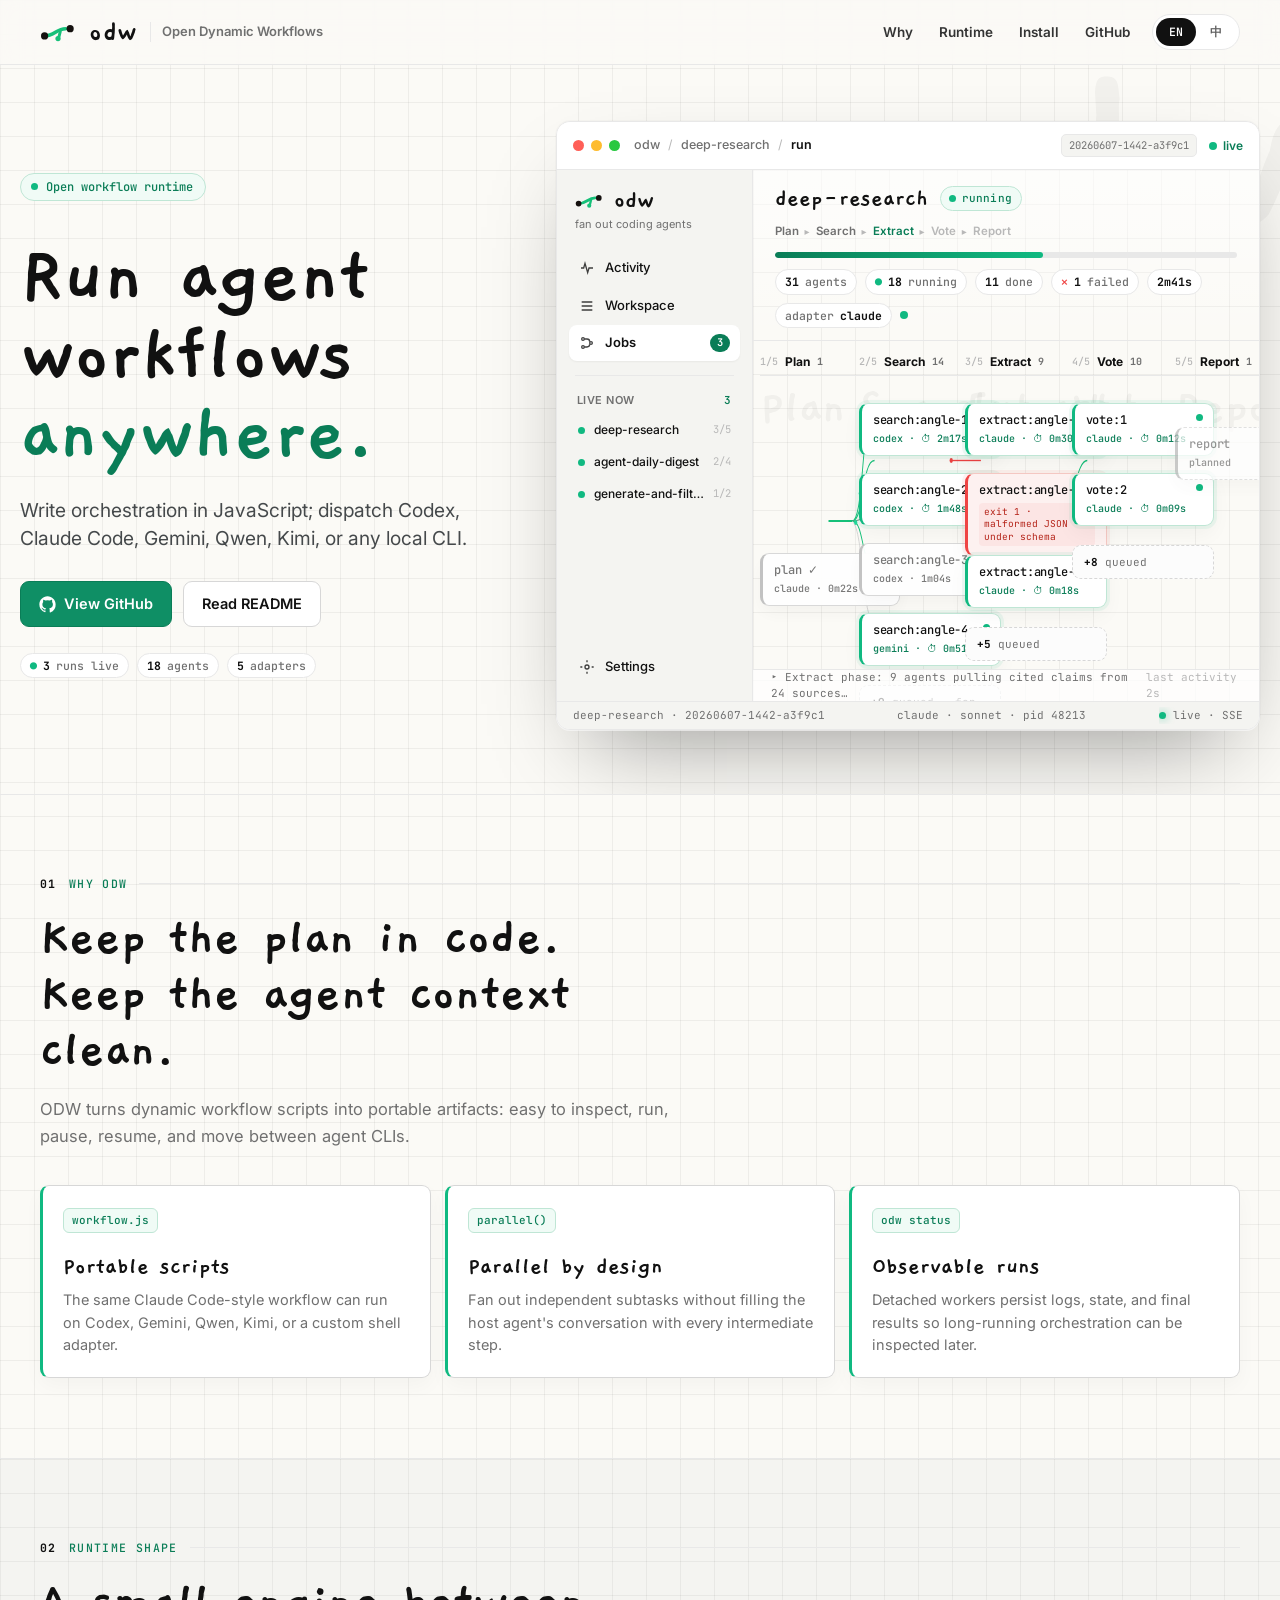
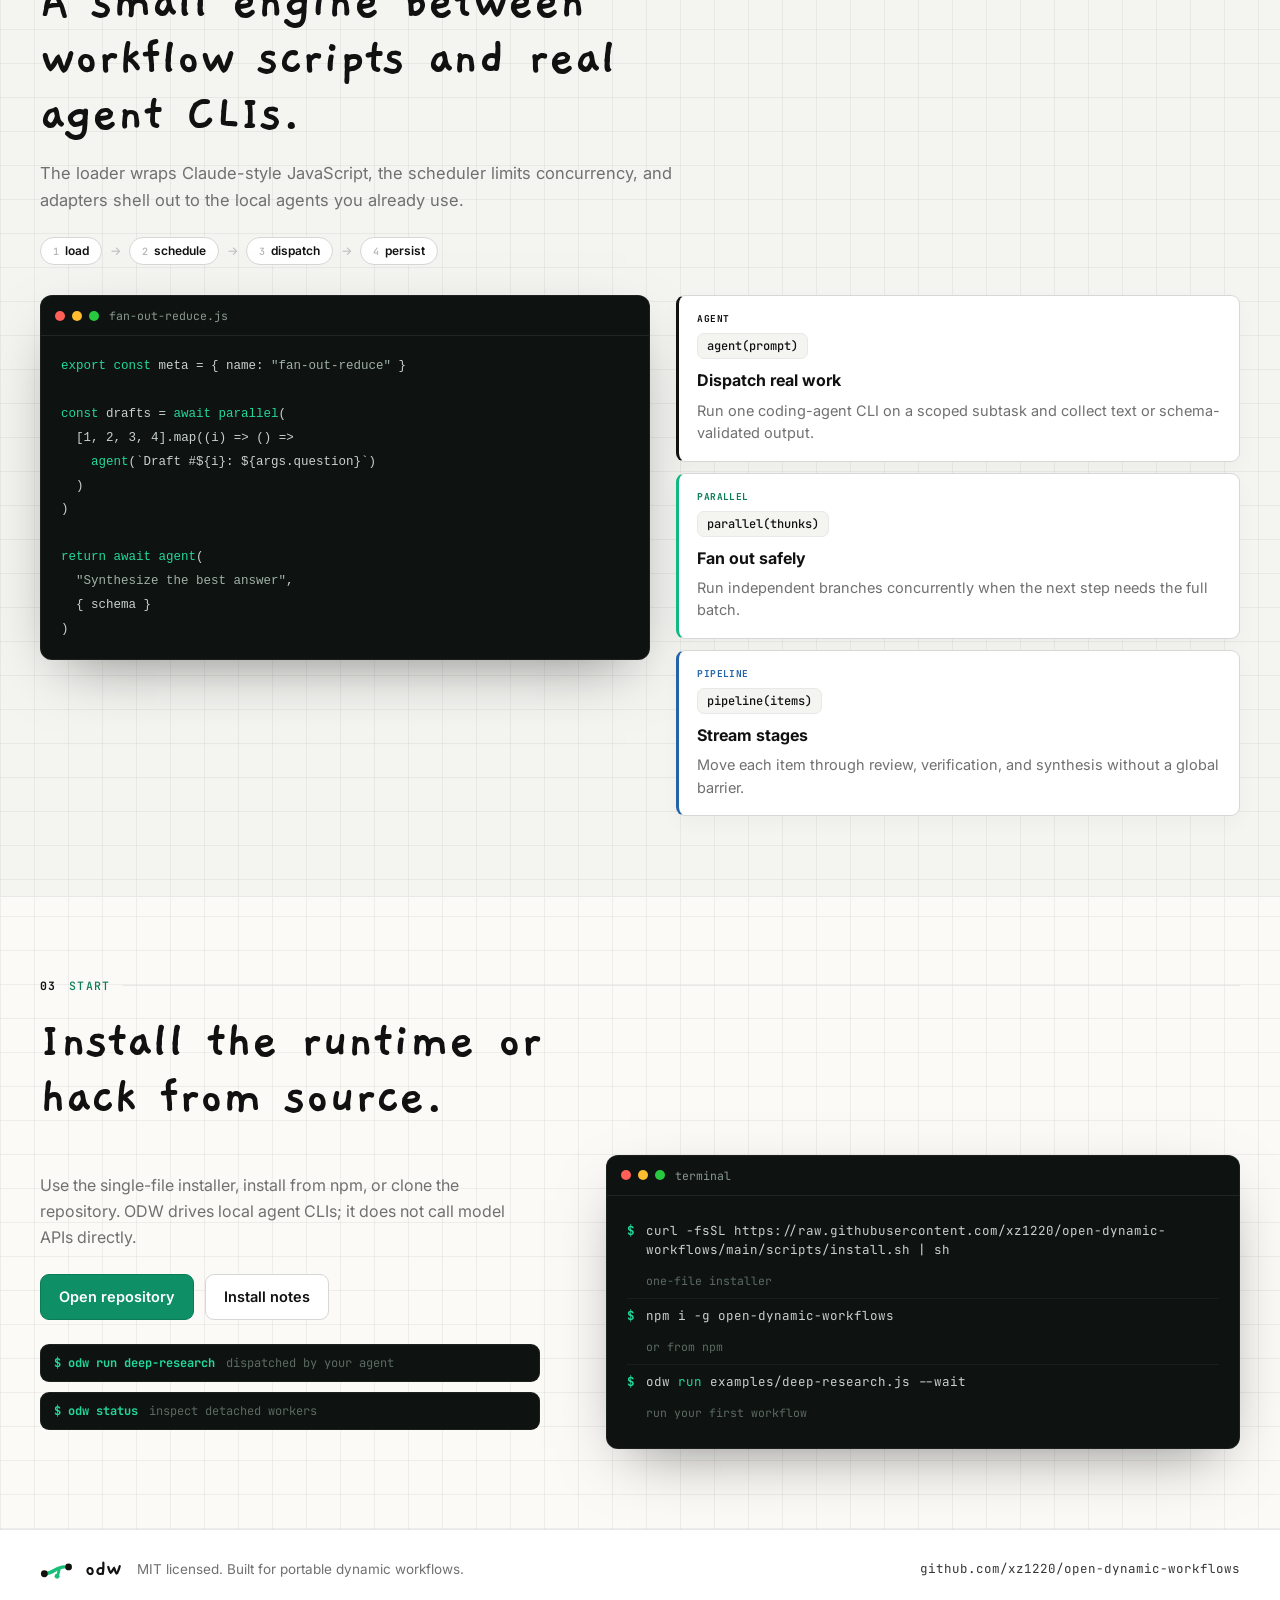
<file: docs/index.html>
<!doctype html>
<html lang="en">
  <head>
    <meta charset="utf-8" />
    <meta name="viewport" content="width=device-width, initial-scale=1" />
    <title>Open Dynamic Workflows - dynamic workflow runtime for coding agents</title>
    <meta
      name="description"
      content="Open Dynamic Workflows is a TypeScript CLI runtime for Claude Code-style dynamic workflows across Codex, Claude Code, Gemini, Qwen, Kimi, and custom coding-agent CLIs. Open Dynamic Workflows 是面向 coding agent 的动态工作流运行时。"
    />
    <meta name="robots" content="index,follow" />
    <meta name="theme-color" content="#FBFAF6" />
    <link rel="canonical" href="https://xz1220.github.io/open-dynamic-workflows/" />

    <meta property="og:type" content="website" />
    <meta property="og:url" content="https://xz1220.github.io/open-dynamic-workflows/" />
    <meta property="og:title" content="Open Dynamic Workflows" />
    <meta
      property="og:description"
      content="Portable Claude Code-style dynamic workflows for Codex, Claude Code, Gemini, Qwen, Kimi, and custom coding-agent CLIs."
    />
    <meta name="twitter:card" content="summary" />
    <meta name="twitter:title" content="Open Dynamic Workflows" />
    <meta
      name="twitter:description"
      content="A TypeScript CLI runtime for portable dynamic workflows and agent orchestration."
    />

    <script type="application/ld+json">
      {
        "@context": "https://schema.org",
        "@type": "SoftwareSourceCode",
        "name": "Open Dynamic Workflows",
        "alternateName": ["ODW", "Open Dynamic Workflow"],
        "description": "Open Dynamic Workflows is a TypeScript CLI runtime for Claude Code-style dynamic workflows across any coding-agent CLI.",
        "codeRepository": "https://github.com/xz1220/open-dynamic-workflows",
        "programmingLanguage": "TypeScript",
        "runtimePlatform": "Node.js >=20",
        "license": "https://opensource.org/license/mit",
        "inLanguage": ["en", "zh-CN"],
        "keywords": "open dynamic workflows, dynamic workflow, dynamic workflows, agent orchestration, coding agents, Claude Code, Codex, Gemini, Qwen, Kimi"
      }
    </script>

    <link rel="preconnect" href="https://fonts.googleapis.com" />
    <link rel="preconnect" href="https://fonts.gstatic.com" crossorigin />
    <link
      href="https://fonts.googleapis.com/css2?family=Gaegu:wght@400;700&family=Inter:wght@400;500;600;700&family=JetBrains+Mono:wght@400;500;700&display=swap"
      rel="stylesheet"
    />

    <style>
      /* ==================================================================
         Open Dynamic Workflows — landing page. Paper / blueprint theme.
         Tokens + components ported from web/src/theme.css and the
         approved odw-client-mockup.html (the shipped visual spec).
         ================================================================== */
      :root {
        color-scheme: light;
        --bg: #fbfaf6;
        --surface: #ffffff;
        --alt: #f4f4f1;
        --sunken: #fcfcfc;
        --ink: #111111;
        --muted: #707070;
        --faint: #b8b8b8;
        --hair: #e8e8e8;
        --soft: #f3f3f3;
        --node-border: #d7d7d7;
        --node-active: #111111;
        --grid: rgba(0, 0, 0, 0.05);
        --green: #10b981;
        --green-deep: #0a7d57;
        --green-bright: #22d89a;
        --green-tint: #f0fbf6;
        --green-tint-border: #bfe6d5;
        --amber: #f59e0b;
        --amber-ink: #92610c;
        --amber-tint: #fdf8ee;
        --amber-border: #f3e2bd;
        --red: #ef4444;
        --red-deep: #b42318;
        --red-tint: #fdf1f0;
        --red-border: #f4c7c2;
        --orange: #f97316;
        --orange-ink: #9a3412;
        --orange-tint: #fdf1ea;
        --orange-border: #f6d4bd;
        --blue: #2563a8;
        --done: #7e8d84;
        --done-paper: #c0c0c0;
        --cancel: #9aa0a6;
        --stage-bg: #0e1311;
        --stage-body: #c9d1cf;
        --stage-muted: #9fb0a6;
        --stage-comment: #5c6a62;
        --max: 1200px;
        --sans: "Inter", system-ui, -apple-system, BlinkMacSystemFont, "Segoe UI", sans-serif;
        --mono: "JetBrains Mono", ui-monospace, SFMono-Regular, Menlo, Consolas, monospace;
        --display: "Gaegu", "Inter", system-ui, sans-serif;
      }

      * {
        box-sizing: border-box;
      }

      html {
        scroll-behavior: smooth;
      }

      body {
        margin: 0;
        background: var(--bg);
        color: var(--ink);
        font-family: var(--sans);
        line-height: 1.5;
        -webkit-font-smoothing: antialiased;
        text-rendering: optimizeLegibility;
      }

      a {
        color: inherit;
        text-decoration: none;
      }

      button {
        font: inherit;
      }

      :focus-visible {
        outline: 2px solid var(--green-deep);
        outline-offset: 2px;
        border-radius: 4px;
      }

      /* ---------- skip link (CSS-only, hidden until focus) ---------- */
      .skip-link {
        position: absolute;
        left: -9999px;
        top: 0;
        z-index: 100;
        background: var(--ink);
        color: #fff;
        padding: 10px 16px;
        border-radius: 0 0 8px 0;
        font-size: 13px;
        font-weight: 600;
      }
      .skip-link:focus {
        left: 0;
      }

      .grid-paper {
        background:
          linear-gradient(var(--grid) 1px, transparent 1px),
          linear-gradient(90deg, var(--grid) 1px, transparent 1px), var(--bg);
        background-size: 34px 34px;
      }

      /* ---------- top nav ---------- */
      .nav {
        position: sticky;
        top: 0;
        z-index: 40;
        border-bottom: 1px solid var(--hair);
        background: rgba(251, 250, 246, 0.86);
        backdrop-filter: saturate(1.2) blur(10px);
      }

      .nav-inner {
        display: flex;
        align-items: center;
        justify-content: space-between;
        gap: 24px;
        width: min(calc(100vw - 40px), var(--max));
        min-height: 64px;
        margin: 0 auto;
      }

      .brand {
        display: inline-flex;
        min-width: 0;
        align-items: center;
        gap: 11px;
      }

      .brand .logo {
        flex: 0 0 auto;
        width: 38px;
        height: 22px;
      }

      .brand .wm {
        font-family: var(--display);
        font-weight: 700;
        font-size: 30px;
        line-height: 0.8;
        color: var(--ink);
        letter-spacing: 0.5px;
      }

      .brand .full {
        font-size: 13px;
        font-weight: 600;
        color: var(--muted);
        overflow: hidden;
        text-overflow: ellipsis;
        white-space: nowrap;
        border-left: 1px solid var(--hair);
        padding-left: 11px;
        margin-left: 2px;
      }

      .nav-actions {
        display: flex;
        flex: 0 0 auto;
        align-items: center;
        gap: 10px;
      }

      .nav-links {
        display: flex;
        align-items: center;
        gap: 2px;
      }

      .nav-links a {
        min-height: 36px;
        display: inline-flex;
        align-items: center;
        padding: 8px 12px;
        border-radius: 8px;
        color: #343434;
        font-size: 13.5px;
        font-weight: 600;
      }

      .nav-links a:hover {
        background: rgba(0, 0, 0, 0.04);
      }

      .lang-toggle {
        display: inline-flex;
        border: 1px solid var(--hair);
        border-radius: 999px;
        background: var(--surface);
        padding: 3px;
      }

      .lang-toggle button {
        min-width: 40px;
        min-height: 28px;
        border: 0;
        border-radius: 999px;
        background: transparent;
        color: #626262;
        cursor: pointer;
        font-family: var(--mono);
        font-size: 11.5px;
        font-weight: 600;
      }

      .lang-toggle button[aria-pressed="true"] {
        background: var(--ink);
        color: #ffffff;
      }

      /* ---------- shared section scaffolding ---------- */
      .section {
        border-top: 1px solid var(--hair);
        padding: 80px 0;
      }

      /* alternating blueprint-tinted section: 34px grid over --alt */
      .section.tint {
        background:
          linear-gradient(var(--grid) 1px, transparent 1px),
          linear-gradient(90deg, var(--grid) 1px, transparent 1px), var(--alt);
        background-size: 34px 34px;
      }

      .section-inner {
        width: min(calc(100vw - 40px), var(--max));
        margin: 0 auto;
      }

      /* section grammar: mono numbered kicker + hairline rule, Gaegu title, Inter lede */
      .seclabel {
        display: flex;
        align-items: center;
        gap: 12px;
        margin-bottom: 18px;
        font-family: var(--mono);
        font-size: 11.5px;
        font-weight: 500;
        letter-spacing: 0.12em;
        text-transform: uppercase;
        color: var(--green-deep);
      }

      .seclabel .num {
        color: var(--ink);
        font-weight: 700;
      }

      .seclabel .rule {
        flex: 1;
        height: 1px;
        background: var(--hair);
      }

      h1,
      h2,
      h3,
      p {
        margin-top: 0;
      }

      .sectitle {
        font-family: var(--display);
        font-weight: 700;
        font-size: clamp(34px, 4.6vw, 54px);
        line-height: 1.04;
        max-width: 20ch;
        color: var(--ink);
        margin: 0;
      }

      .section-lede {
        max-width: 64ch;
        margin: 18px 0 0;
        color: var(--muted);
        font-size: 16.5px;
        line-height: 1.6;
      }

      /* ---------- HERO ---------- */
      .hero {
        position: relative;
        overflow: hidden;
        padding: 56px 0 64px;
      }

      .hero-inner {
        width: min(calc(100vw - 40px), 1320px);
        margin: 0 auto;
      }

      .hero-watermark {
        position: absolute;
        top: -10px;
        right: -2%;
        font-family: var(--display);
        font-weight: 700;
        font-size: clamp(120px, 20vw, 300px);
        line-height: 0.8;
        color: rgba(17, 17, 17, 0.04);
        pointer-events: none;
        user-select: none;
        z-index: 0;
      }

      .hero-grid {
        position: relative;
        z-index: 1;
        display: grid;
        grid-template-columns: minmax(0, 0.82fr) minmax(560px, 1.18fr);
        gap: 46px;
        align-items: center;
      }

      .eyebrow {
        display: inline-flex;
        align-items: center;
        gap: 8px;
        min-height: 28px;
        padding: 3px 12px 3px 10px;
        border: 1px solid var(--green-tint-border);
        border-radius: 999px;
        background: var(--green-tint);
        color: var(--green-deep);
        font-family: var(--mono);
        font-size: 12px;
        font-weight: 500;
      }

      .eyebrow .d {
        width: 7px;
        height: 7px;
        border-radius: 50%;
        background: var(--green);
        box-shadow: 0 0 0 0 rgba(16, 185, 129, 0.4);
        animation: pulse 1.9s infinite;
      }

      h1 {
        margin: 24px 0 0;
        max-width: 14ch;
        font-family: var(--display);
        font-weight: 700;
        font-size: clamp(46px, 6.6vw, 84px);
        line-height: 0.94;
        letter-spacing: 0;
      }

      h1 .accent {
        color: var(--green-deep);
      }

      .hero-copy {
        max-width: 46ch;
        margin: 22px 0 0;
        color: #45494b;
        font-size: clamp(17px, 1.5vw, 20px);
        line-height: 1.5;
      }

      .actions {
        display: flex;
        flex-wrap: wrap;
        gap: 11px;
        margin-top: 28px;
      }

      .button {
        display: inline-flex;
        align-items: center;
        gap: 8px;
        justify-content: center;
        min-height: 46px;
        padding: 0 18px;
        border-radius: 9px;
        font-size: 14.5px;
        font-weight: 600;
        transition:
          transform 150ms ease,
          border-color 150ms ease,
          background 150ms ease;
        white-space: nowrap;
      }

      .button svg {
        width: 17px;
        height: 17px;
      }

      .button:active {
        transform: translateY(1px);
      }

      .button.primary {
        border: 1px solid var(--green-deep);
        background: #0f8f65;
        color: #ffffff;
      }

      .button.primary:hover {
        background: var(--green-deep);
      }

      .button.secondary {
        border: 1px solid var(--node-border);
        background: var(--surface);
        color: var(--ink);
      }

      .button.secondary:hover {
        border-color: var(--node-active);
      }

      .hero-meta {
        display: flex;
        flex-wrap: wrap;
        gap: 8px;
        margin-top: 26px;
      }

      /* ---------- chip / badge (from theme.css) ---------- */
      .chip {
        display: inline-flex;
        align-items: center;
        gap: 6px;
        font-family: var(--mono);
        font-size: 11.5px;
        font-weight: 500;
        padding: 3px 9px;
        border-radius: 999px;
        border: 1px solid var(--hair);
        color: var(--muted);
        background: var(--surface);
      }

      .chip b {
        color: var(--ink);
        font-weight: 700;
      }

      .chip .em {
        color: var(--green);
      }

      .chip .rd {
        color: var(--red);
      }

      .badge {
        display: inline-flex;
        align-items: center;
        gap: 6px;
        font-family: var(--mono);
        font-size: 11px;
        font-weight: 500;
        letter-spacing: 0.02em;
        padding: 3px 9px 3px 8px;
        border-radius: 999px;
        border: 1px solid;
        white-space: nowrap;
      }

      .badge .d {
        width: 7px;
        height: 7px;
        border-radius: 999px;
      }

      .badge.running {
        color: var(--green-deep);
        background: var(--green-tint);
        border-color: var(--green-tint-border);
      }
      .badge.running .d {
        background: var(--green);
        animation: pulse 1.8s infinite;
      }
      .badge.pending,
      .badge.paused {
        color: var(--amber-ink);
        background: var(--amber-tint);
        border-color: var(--amber-border);
      }
      .badge.pending .d,
      .badge.paused .d {
        background: var(--amber);
      }
      .badge.done {
        color: #555;
        background: #f5f5f4;
        border-color: #e2e2e0;
      }
      .badge.done .d {
        background: var(--done-paper);
      }
      .badge.failed {
        color: var(--red-deep);
        background: var(--red-tint);
        border-color: var(--red-border);
      }
      .badge.failed .d {
        background: var(--red);
      }
      .badge.stale {
        color: var(--orange-ink);
        background: var(--orange-tint);
        border-color: var(--orange-border);
      }
      .badge.stale .d {
        background: var(--orange);
      }

      /* ===================================================================
         APP WINDOW — the live observatory hero centerpiece
         =================================================================== */
      .appwin {
        position: relative;
        border: 1px solid var(--hair);
        border-radius: 14px;
        background: var(--surface);
        box-shadow:
          0 1px 0 rgba(255, 255, 255, 0.6),
          0 40px 90px -34px rgba(0, 0, 0, 0.42),
          0 0 0 1px rgba(0, 0, 0, 0.02);
        overflow: hidden;
      }

      .appwin .grid {
        display: grid;
        grid-template-columns: 196px 1fr;
        grid-template-rows: 48px 1fr 28px;
      }

      /* toolbar */
      .toolbar {
        grid-column: 1 / 3;
        grid-row: 1;
        display: flex;
        align-items: center;
        justify-content: space-between;
        gap: 12px;
        padding: 0 16px;
        border-bottom: 1px solid var(--hair);
        background: rgba(255, 255, 255, 0.82);
        backdrop-filter: saturate(1.2) blur(6px);
      }

      .tl {
        display: flex;
        gap: 7px;
        align-items: center;
      }

      .tl i {
        width: 11px;
        height: 11px;
        border-radius: 999px;
        display: block;
      }

      .tl i.r {
        background: #ff5f57;
      }
      .tl i.y {
        background: #febc2e;
      }
      .tl i.g {
        background: #28c840;
      }

      .crumb {
        display: flex;
        align-items: center;
        gap: 8px;
        margin-left: 14px;
        font-size: 12.5px;
        min-width: 0;
      }

      .crumb .s {
        color: var(--muted);
        font-weight: 500;
      }
      .crumb .cur {
        color: var(--ink);
        font-weight: 600;
      }
      .crumb .sep {
        color: var(--faint);
      }

      .idchip {
        font-family: var(--mono);
        font-size: 10.5px;
        color: var(--muted);
        background: var(--alt);
        border: 1px solid var(--hair);
        padding: 3px 7px;
        border-radius: 5px;
        white-space: nowrap;
      }

      .tr {
        display: flex;
        align-items: center;
        gap: 12px;
      }

      .conn {
        display: inline-flex;
        align-items: center;
        gap: 6px;
        font-size: 12px;
        font-weight: 600;
      }

      .conn .d {
        width: 8px;
        height: 8px;
        border-radius: 999px;
      }

      .conn.live {
        color: var(--green-deep);
      }
      .conn.live .d {
        background: var(--green);
        animation: pulse 1.8s infinite;
      }

      /* rail */
      .rail {
        grid-column: 1;
        grid-row: 2;
        border-right: 1px solid var(--hair);
        background: var(--alt);
        padding: 18px 12px 14px;
        display: flex;
        flex-direction: column;
        overflow: hidden;
      }

      .rail .brandmini {
        display: flex;
        align-items: center;
        gap: 9px;
        padding: 2px 6px 0;
      }

      .rail .brandmini .logo {
        width: 30px;
        height: 19px;
      }

      .rail .brandmini .wm {
        font-family: var(--display);
        font-weight: 700;
        font-size: 26px;
        line-height: 0.8;
        color: var(--ink);
      }

      .rail .tagline {
        font-size: 11px;
        color: var(--muted);
        margin: 5px 6px 18px;
      }

      .navitem {
        display: flex;
        align-items: center;
        gap: 10px;
        padding: 8px 10px;
        border-radius: 8px;
        font-size: 13px;
        color: var(--ink);
        font-weight: 500;
        margin-bottom: 2px;
      }

      .navitem .ic {
        width: 16px;
        height: 16px;
        opacity: 0.8;
        flex: 0 0 auto;
      }

      .navitem.on {
        background: var(--surface);
        color: var(--ink);
        box-shadow: 0 1px 2px rgba(0, 0, 0, 0.05);
        font-weight: 600;
      }

      .navitem .count {
        margin-left: auto;
        font-family: var(--mono);
        font-size: 10.5px;
        color: #fff;
        background: var(--green-deep);
        border-radius: 999px;
        padding: 1px 7px;
        font-weight: 600;
      }

      .rail .spacer {
        flex: 1;
      }

      .rail .divider {
        height: 1px;
        background: var(--hair);
        margin: 12px 6px;
      }

      .rail .sl {
        font-size: 11px;
        font-weight: 600;
        letter-spacing: 0.05em;
        text-transform: uppercase;
        color: var(--muted);
        margin: 4px 8px 6px;
        display: flex;
        justify-content: space-between;
      }

      .rail .sl .n {
        font-family: var(--mono);
        color: var(--green-deep);
      }

      .minirun {
        display: flex;
        align-items: center;
        gap: 9px;
        padding: 7px 9px;
        border-radius: 8px;
        font-size: 12px;
        color: var(--muted);
      }

      .minirun .dot {
        width: 7px;
        height: 7px;
        border-radius: 999px;
        background: var(--green);
        animation: pulse 1.8s infinite;
        flex: 0 0 auto;
      }

      .minirun .nm {
        color: var(--ink);
        font-weight: 500;
        overflow: hidden;
        text-overflow: ellipsis;
        white-space: nowrap;
      }

      .minirun .ph {
        margin-left: auto;
        font-family: var(--mono);
        font-size: 10.5px;
        color: var(--faint);
      }

      /* main board */
      .board {
        grid-column: 2;
        grid-row: 2;
        position: relative;
        overflow: hidden;
        background:
          linear-gradient(var(--grid) 1px, transparent 1px),
          linear-gradient(90deg, var(--grid) 1px, transparent 1px), var(--bg);
        background-size: 34px 34px;
        display: flex;
        flex-direction: column;
      }

      .stagehead {
        padding: 16px 22px 12px;
        border-bottom: 1px solid var(--hair);
        background: linear-gradient(180deg, rgba(255, 255, 255, 0.62), rgba(255, 255, 255, 0));
      }

      .stagehead .row1 {
        display: flex;
        align-items: center;
        gap: 12px;
        flex-wrap: wrap;
      }

      .stagehead .rtitle {
        font-family: var(--display);
        font-weight: 700;
        font-size: 25px;
        color: var(--ink);
        line-height: 1;
      }

      .phasestepper {
        display: flex;
        align-items: center;
        gap: 6px;
      }

      .phasestepper .pp {
        font-size: 11.5px;
        color: var(--faint);
        font-weight: 600;
      }
      .phasestepper .pp.done {
        color: var(--muted);
      }
      .phasestepper .pp.on {
        color: var(--green-deep);
      }
      .phasestepper .ar {
        color: var(--faint);
        font-size: 10px;
      }

      .progressbar {
        height: 6px;
        border-radius: 999px;
        background: var(--hair);
        overflow: hidden;
        margin: 12px 0 11px;
        max-width: 100%;
      }

      .progressbar i {
        display: block;
        height: 100%;
        width: 58%;
        background: linear-gradient(90deg, var(--green-deep), var(--green));
        border-radius: 999px;
      }

      .row3 {
        display: flex;
        align-items: center;
        gap: 8px;
        flex-wrap: wrap;
      }

      .heartbeat {
        width: 8px;
        height: 8px;
        border-radius: 999px;
        background: var(--green);
        animation: pulse 1.8s infinite;
      }

      .dagarea {
        position: relative;
        flex: 1;
        overflow: hidden;
        min-height: 360px;
      }

      .dag {
        position: relative;
        width: 100%;
        height: 100%;
      }

      .watermark {
        position: absolute;
        font-family: var(--display);
        font-weight: 700;
        font-size: 50px;
        color: rgba(17, 17, 17, 0.045);
        pointer-events: none;
        top: 30px;
        user-select: none;
      }

      .lanehead {
        position: absolute;
        top: 12px;
        font-size: 12px;
        font-weight: 700;
        color: var(--ink);
        display: flex;
        align-items: center;
        gap: 7px;
      }

      .lanehead .ix {
        font-family: var(--mono);
        font-size: 10px;
        color: var(--faint);
        font-weight: 500;
      }

      .lanehead .n {
        font-family: var(--mono);
        font-size: 10px;
        color: var(--muted);
      }

      .lanehead .line {
        position: absolute;
        top: 22px;
        left: 0;
        height: 1px;
        background: var(--hair);
      }

      .edges {
        position: absolute;
        inset: 0;
        width: 100%;
        height: 100%;
        pointer-events: none;
      }

      .flowdot {
        fill: var(--green-bright);
      }

      /* DAG node card (.node from theme.css) */
      .node {
        position: absolute;
        width: 142px;
        background: var(--surface);
        border: 1px solid var(--node-border);
        border-left: 3px solid var(--node-border);
        border-radius: 9px;
        padding: 9px 11px;
        box-shadow: 0 8px 20px rgba(0, 0, 0, 0.04);
      }

      .node .h {
        font-family: var(--mono);
        font-weight: 500;
        font-size: 12px;
        color: var(--ink);
        padding-right: 14px;
        line-height: 1.2;
        letter-spacing: -0.2px;
        word-break: break-word;
      }

      .node .sub {
        font-family: var(--mono);
        font-weight: 500;
        font-size: 10px;
        color: var(--muted);
        margin-top: 4px;
      }

      .node .dot {
        position: absolute;
        top: 10px;
        right: 10px;
        width: 7px;
        height: 7px;
        border-radius: 999px;
      }

      .node .gl {
        position: absolute;
        top: 8px;
        right: 9px;
        font-size: 10px;
      }

      .node.running {
        border-color: var(--green-tint-border);
        border-left-color: var(--green);
        box-shadow:
          0 0 0 3px rgba(16, 185, 129, 0.07),
          0 8px 20px rgba(0, 0, 0, 0.04);
      }
      .node.running .dot {
        background: var(--green);
        animation: pulse 1.8s infinite;
      }
      .node.running .sub {
        color: var(--green-deep);
      }

      .node.done {
        border-left-color: var(--done-paper);
        opacity: 0.95;
      }
      .node.done .dot {
        background: var(--done-paper);
      }
      .node.done .h {
        color: var(--muted);
      }

      .node.failed {
        background: var(--red-tint);
        border-color: var(--red-border);
        border-left-color: var(--red);
        box-shadow:
          0 0 0 3px rgba(239, 68, 68, 0.07),
          0 8px 20px rgba(0, 0, 0, 0.04);
      }
      .node.failed .dot {
        background: var(--red);
      }

      .node.queued {
        border-style: dashed;
        border-left: 3px solid var(--faint);
        opacity: 0.72;
      }
      .node.queued .dot {
        background: var(--faint);
      }
      .node.queued .h {
        color: var(--muted);
      }

      .node .err {
        font-family: var(--mono);
        font-size: 9.5px;
        color: var(--red-deep);
        margin-top: 6px;
        background: rgba(239, 68, 68, 0.07);
        border-radius: 4px;
        padding: 3px 5px;
        line-height: 1.3;
        word-break: break-word;
      }

      .groupcard {
        position: absolute;
        width: 142px;
        border: 1px dashed var(--node-border);
        border-radius: 9px;
        padding: 8px 11px;
        color: var(--muted);
        font-family: var(--mono);
        font-size: 11px;
        background: var(--sunken);
      }

      .groupcard b {
        color: var(--ink);
      }

      .ticker {
        position: absolute;
        left: 0;
        right: 0;
        bottom: 0;
        height: 32px;
        display: flex;
        align-items: center;
        justify-content: space-between;
        padding: 0 18px;
        border-top: 1px solid var(--hair);
        background: rgba(255, 255, 255, 0.72);
        font-family: var(--mono);
        font-size: 11px;
        color: var(--muted);
      }

      .ticker .r {
        color: var(--faint);
      }

      .statusbar {
        grid-column: 1 / 3;
        grid-row: 3;
        display: flex;
        align-items: center;
        justify-content: space-between;
        gap: 12px;
        padding: 0 16px;
        font-family: var(--mono);
        font-size: 11px;
        border-top: 1px solid var(--hair);
        background: var(--alt);
        color: var(--muted);
      }

      .statusbar .live-dot {
        width: 7px;
        height: 7px;
        border-radius: 999px;
        background: var(--green);
        display: inline-block;
        box-shadow: 0 0 8px rgba(16, 185, 129, 0.6);
      }

      .statusbar .seg {
        display: inline-flex;
        align-items: center;
        gap: 7px;
        overflow: hidden;
        text-overflow: ellipsis;
        white-space: nowrap;
      }

      /* ---------- WHY: signal cards ---------- */
      .signal-grid {
        display: grid;
        grid-template-columns: repeat(3, 1fr);
        gap: 14px;
        margin-top: 36px;
      }

      .signal {
        position: relative;
        border: 1px solid var(--node-border);
        border-left: 3px solid var(--green);
        border-radius: 9px;
        background: var(--surface);
        padding: 20px;
        box-shadow: 0 8px 20px rgba(0, 0, 0, 0.03);
        transition:
          transform 150ms ease,
          box-shadow 150ms ease;
      }

      .signal:hover {
        transform: translateY(-2px);
        box-shadow: 0 14px 28px rgba(0, 0, 0, 0.05);
      }

      .signal .kd {
        font-family: var(--mono);
        font-size: 11px;
        font-weight: 500;
        color: var(--green-deep);
        display: inline-flex;
        align-items: center;
        gap: 5px;
        margin-bottom: 20px;
        background: var(--green-tint);
        border: 1px solid var(--green-tint-border);
        border-radius: 6px;
        padding: 3px 8px;
      }

      .signal h3 {
        margin: 0 0 9px;
        font-family: var(--display);
        font-weight: 700;
        font-size: 25px;
        line-height: 1.1;
      }

      .primitive h3 {
        margin: 0 0 9px;
        font-size: 16px;
        font-weight: 700;
        line-height: 1.2;
      }

      .signal p,
      .primitive p,
      .install-copy p {
        margin: 0;
        color: var(--muted);
        font-size: 14.5px;
        line-height: 1.55;
      }

      /* ---------- RUNTIME: phase pills + code + primitives ---------- */
      .phasepills {
        display: flex;
        flex-wrap: wrap;
        gap: 8px;
        align-items: center;
        margin-top: 24px;
      }
      .ppill {
        display: inline-flex;
        align-items: center;
        gap: 6px;
        font-size: 12px;
        font-weight: 600;
        color: var(--ink);
        background: var(--surface);
        border: 1px solid var(--node-border);
        border-radius: 999px;
        padding: 4px 12px;
      }
      .ppill .ix {
        font-family: var(--mono);
        font-size: 10px;
        color: var(--faint);
      }
      .phasepills .ar {
        color: var(--faint);
        font-size: 12px;
      }

      .runtime-grid {
        display: grid;
        grid-template-columns: minmax(340px, 1.04fr) minmax(0, 0.96fr);
        gap: 26px;
        align-items: start;
        margin-top: 30px;
      }

      .srcview {
        border: 1px solid rgba(255, 255, 255, 0.06);
        border-radius: 12px;
        background: var(--stage-bg);
        box-shadow: 0 22px 60px -24px rgba(0, 0, 0, 0.5);
        overflow: hidden;
      }

      .srcview-bar {
        display: flex;
        align-items: center;
        gap: 10px;
        min-height: 40px;
        padding: 0 14px;
        border-bottom: 1px solid rgba(255, 255, 255, 0.08);
        color: #8a988f;
        font-family: var(--mono);
        font-size: 11.5px;
      }

      .srcview-bar .tl i {
        width: 10px;
        height: 10px;
      }

      .srcview pre {
        margin: 0;
        overflow-x: auto;
        padding: 18px 20px;
        font-family: var(--mono);
        font-size: 12.5px;
        line-height: 1.75;
        color: #c9d1cf;
      }

      .srcview pre code {
        white-space: pre;
        overflow-wrap: anywhere;
      }

      .srcview .cm {
        color: #5c6a62;
      }
      .srcview .kw {
        color: #22d89a;
      }
      .srcview .fn {
        color: #22d89a;
      }
      .srcview .st {
        color: #9fb0a6;
      }
      .srcview .nm {
        color: #c9d1cf;
      }

      .primitive-list {
        display: grid;
        gap: 11px;
      }

      .primitive {
        border: 1px solid var(--node-border);
        border-left: 3px solid var(--node-border);
        border-radius: 9px;
        background: var(--surface);
        padding: 16px 18px;
        box-shadow: 0 8px 20px rgba(0, 0, 0, 0.03);
      }

      .primitive.par {
        border-left-color: var(--green);
      }
      .primitive.pipe {
        border-left-color: var(--blue);
      }
      .primitive.agent {
        border-left-color: var(--ink);
      }

      .primitive .kd {
        display: block;
        font-family: var(--mono);
        font-size: 9.5px;
        font-weight: 700;
        letter-spacing: 0.04em;
        text-transform: uppercase;
        color: var(--green-deep);
        margin-bottom: 6px;
      }

      .primitive.pipe .kd {
        color: var(--blue);
      }
      .primitive.agent .kd {
        color: var(--ink);
      }

      .primitive code.sig {
        display: inline-flex;
        align-items: center;
        min-height: 26px;
        margin-bottom: 12px;
        border-radius: 7px;
        background: var(--alt);
        border: 1px solid var(--hair);
        padding: 0 9px;
        color: var(--ink);
        font-family: var(--mono);
        font-size: 12px;
        font-weight: 500;
      }

      /* ---------- INSTALL ---------- */
      .install-panel {
        display: grid;
        grid-template-columns: minmax(0, 0.85fr) minmax(360px, 1fr);
        gap: 28px;
        align-items: center;
        margin-top: 30px;
      }

      .install-copy {
        max-width: 50ch;
      }

      .install-copy p {
        margin: 0;
        color: var(--muted);
        font-size: 16px;
        line-height: 1.6;
      }

      .install-copy .actions {
        margin-top: 24px;
      }

      /* CLI-hint chips next to the terminal */
      .clihints {
        display: grid;
        gap: 10px;
        margin-top: 24px;
      }

      .clihint {
        display: inline-flex;
        align-items: baseline;
        gap: 9px;
        background: var(--stage-bg);
        border: 1px solid rgba(255, 255, 255, 0.06);
        border-radius: 9px;
        padding: 9px 13px;
        font-family: var(--mono);
        font-size: 12px;
        color: var(--stage-muted);
      }

      .clihint .p {
        color: var(--green-bright);
        font-weight: 700;
        flex: 0 0 auto;
      }

      .clihint .note {
        color: var(--stage-comment);
        margin-left: 2px;
      }

      .terminal {
        border: 1px solid rgba(255, 255, 255, 0.06);
        border-radius: 12px;
        background: var(--stage-bg);
        box-shadow: 0 22px 60px -24px rgba(0, 0, 0, 0.5);
        overflow: hidden;
      }

      .terminal-bar {
        display: flex;
        align-items: center;
        gap: 10px;
        min-height: 40px;
        padding: 0 14px;
        border-bottom: 1px solid rgba(255, 255, 255, 0.08);
        color: #8a988f;
        font-family: var(--mono);
        font-size: 11.5px;
      }

      .terminal-bar .tl i {
        width: 10px;
        height: 10px;
      }

      .terminal .body {
        padding: 18px 20px;
        font-family: var(--mono);
        font-size: 12.5px;
        line-height: 1.5;
      }

      .cmd {
        display: grid;
        grid-template-columns: auto 1fr;
        gap: 11px;
        padding: 8px 0;
        align-items: baseline;
      }

      .cmd:not(:last-child) {
        border-bottom: 1px solid rgba(255, 255, 255, 0.05);
      }

      .cmd .p {
        color: var(--green-bright);
        font-weight: 700;
        user-select: none;
      }

      .cmd .c {
        color: var(--stage-body);
        overflow-wrap: anywhere;
      }

      .cmd .c .fn {
        color: var(--green-bright);
      }

      .cmd .note {
        grid-column: 2;
        color: var(--stage-comment);
        font-size: 11.5px;
        margin-top: 2px;
      }

      /* ---------- FOOTER ---------- */
      .footer {
        border-top: 1px solid var(--hair);
        background: var(--surface);
        color: var(--muted);
        font-size: 13.5px;
      }

      .footer-inner {
        display: flex;
        flex-wrap: wrap;
        align-items: center;
        justify-content: space-between;
        gap: 16px;
        width: min(calc(100vw - 40px), var(--max));
        min-height: 80px;
        margin: 0 auto;
        padding: 18px 0;
      }

      .footer .fbrand {
        display: inline-flex;
        align-items: center;
        gap: 9px;
      }

      .footer .fbrand .wm {
        font-family: var(--display);
        font-weight: 700;
        font-size: 24px;
        line-height: 0.8;
        color: var(--ink);
      }

      .footer a {
        color: #353535;
        font-family: var(--mono);
        font-size: 12.5px;
      }

      .footer a:hover {
        color: var(--green-deep);
      }

      /* ---------- motion ---------- */
      @keyframes pulse {
        0% {
          box-shadow: 0 0 0 0 rgba(16, 185, 129, 0.45);
        }
        70% {
          box-shadow: 0 0 0 8px rgba(16, 185, 129, 0);
        }
        100% {
          box-shadow: 0 0 0 0 rgba(16, 185, 129, 0);
        }
      }

      /* ===================== RESPONSIVE ===================== */
      @media (max-width: 1080px) {
        .hero-grid {
          grid-template-columns: 1fr;
          gap: 34px;
        }
        .hero-inner {
          width: calc(100vw - 36px);
        }
        .runtime-grid,
        .install-panel {
          grid-template-columns: 1fr;
        }
        .signal-grid {
          grid-template-columns: 1fr;
        }
      }

      @media (max-width: 720px) {
        .nav-inner,
        .section-inner,
        .footer-inner {
          width: calc(100vw - 28px);
        }
        .brand .full {
          display: none;
        }
        .nav-links a:not(.gh) {
          display: none;
        }
        .section {
          padding: 54px 0;
        }
        .hero {
          padding: 36px 0 44px;
        }
        h1 {
          font-size: clamp(40px, 13vw, 60px);
        }
        .hero .actions .button {
          flex: 1 1 auto;
        }
        .install-copy .actions {
          flex-direction: column;
        }
        .install-copy .button {
          width: 100%;
        }

        /* app window: stack toolbar / rail / board / statusbar */
        .appwin .grid {
          grid-template-columns: 1fr;
          grid-template-rows: 44px auto auto 24px;
        }
        .rail {
          grid-column: 1;
          grid-row: 2;
          flex-direction: row;
          align-items: center;
          gap: 4px;
          overflow-x: auto;
          padding: 8px 10px;
          border-right: none;
          border-bottom: 1px solid var(--hair);
        }
        .rail .brandmini,
        .rail .tagline,
        .rail .divider,
        .rail .sl,
        .rail .minirun,
        .rail .spacer {
          display: none;
        }
        .navitem {
          margin-bottom: 0;
          white-space: nowrap;
          font-size: 12px;
          padding: 7px 9px;
        }
        .navitem .ic {
          display: none;
        }
        .board {
          grid-column: 1;
          grid-row: 3;
        }
        .statusbar {
          grid-column: 1;
          grid-row: 4;
        }
        .statusbar .seg.mid {
          display: none;
        }
        .crumb .s,
        .crumb .sep {
          display: none;
        }

        /* DAG board: reflow absolute nodes into a stacked grid (no horizontal scroll) */
        .dagarea {
          overflow: visible;
          min-height: 0;
        }
        .dag {
          height: auto;
          padding: 16px 14px 18px;
          display: grid;
          grid-template-columns: 1fr 1fr;
          gap: 10px;
        }
        .dag .watermark,
        .dag .lanehead,
        .dag .edges,
        .dag .flowdot {
          display: none;
        }
        .dag .node,
        .dag .groupcard {
          position: static;
          left: auto;
          top: auto;
          right: auto;
          width: auto !important;
        }
        .ticker {
          position: static;
          height: auto;
          gap: 8px;
          padding: 8px 14px;
          flex-wrap: wrap;
        }
      }

      @media (max-width: 430px) {
        .hero-watermark {
          font-size: 110px;
        }
        .stagehead .phasestepper {
          display: none;
        }
        .row3 .chip.opt {
          display: none;
        }
        .dag {
          grid-template-columns: 1fr;
        }
      }

      @media (prefers-reduced-motion: reduce) {
        html {
          scroll-behavior: auto;
        }
        *,
        *::before,
        *::after {
          animation-duration: 0.01ms !important;
          animation-iteration-count: 1 !important;
          transition-duration: 0.01ms !important;
        }
        /* SVG <animateMotion> is not stopped by CSS animation overrides:
           hide the traveling flow dots entirely under reduced motion. */
        .flowdot {
          display: none;
        }
      }
    </style>
  </head>

  <body class="grid-paper">
    <a class="skip-link" href="#main" data-i18n="a11y.skip">Skip to content</a>

    <header class="nav" aria-label="Primary">
      <div class="nav-inner">
        <a class="brand" href="#main" aria-label="Open Dynamic Workflows home">
          <svg class="logo" viewBox="0 0 116 64" fill="none" aria-hidden="true">
            <path d="M14 44 C44 44, 50 22, 78 22" stroke="#16C079" stroke-width="11" stroke-linecap="round" />
            <path d="M62 30 L58 46" stroke="#16C079" stroke-width="9" stroke-linecap="round" />
            <circle cx="14" cy="44" r="11" fill="#15110F" />
            <circle cx="92" cy="22" r="11" fill="#15110F" />
            <circle cx="55" cy="52" r="8" fill="#16C079" />
          </svg>
          <span class="wm">odw</span>
          <span class="full">Open Dynamic Workflows</span>
        </a>
        <div class="nav-actions">
          <nav class="nav-links" aria-label="Site links">
            <a href="#why" data-i18n="nav.why">Why</a>
            <a href="#runtime" data-i18n="nav.runtime">Runtime</a>
            <a href="#install" data-i18n="nav.install">Install</a>
            <a class="gh" href="https://github.com/xz1220/open-dynamic-workflows">GitHub</a>
          </nav>
          <div class="lang-toggle" role="group" aria-label="Language / 语言">
            <button type="button" data-lang="en" aria-pressed="true" aria-label="English">EN</button>
            <button type="button" data-lang="zh" aria-pressed="false" aria-label="中文">中</button>
          </div>
        </div>
      </div>
    </header>

    <main id="main">
      <!-- ============================ HERO — Live Observatory ============================ -->
      <section class="hero" aria-labelledby="hero-title">
        <span class="hero-watermark" aria-hidden="true">odw</span>
        <div class="hero-inner">
          <div class="hero-grid">
            <div>
              <p class="eyebrow"><span class="d" aria-hidden="true"></span><span data-i18n="hero.eyebrow">Open workflow runtime</span></p>
              <h1 id="hero-title"><span data-i18n="hero.title1">Run agent workflows</span> <span class="accent" data-i18n="hero.title2">anywhere.</span></h1>
              <p class="hero-copy" data-i18n="hero.copy">
                Write orchestration in JavaScript; dispatch Codex, Claude Code, Gemini, Qwen, Kimi, or any local CLI.
              </p>
              <div class="actions" aria-label="Primary actions">
                <a class="button primary" href="https://github.com/xz1220/open-dynamic-workflows">
                  <svg viewBox="0 0 24 24" fill="currentColor" aria-hidden="true"><path d="M12 .5C5.7.5.5 5.7.5 12a11.5 11.5 0 0 0 7.9 10.9c.6.1.8-.2.8-.5v-2c-3.2.7-3.9-1.4-3.9-1.4-.5-1.3-1.3-1.7-1.3-1.7-1.1-.7.1-.7.1-.7 1.2.1 1.8 1.2 1.8 1.2 1 1.8 2.8 1.3 3.5 1 .1-.8.4-1.3.7-1.6-2.6-.3-5.3-1.3-5.3-5.7 0-1.3.4-2.3 1.2-3.1-.1-.3-.5-1.5.1-3.1 0 0 1-.3 3.2 1.2a11 11 0 0 1 5.8 0c2.2-1.5 3.2-1.2 3.2-1.2.6 1.6.2 2.8.1 3.1.8.8 1.2 1.8 1.2 3.1 0 4.4-2.7 5.4-5.3 5.7.4.4.8 1.1.8 2.2v3.3c0 .3.2.6.8.5A11.5 11.5 0 0 0 23.5 12C23.5 5.7 18.3.5 12 .5Z"/></svg>
                  <span data-i18n="cta.github">View GitHub</span>
                </a>
                <a class="button secondary" href="https://github.com/xz1220/open-dynamic-workflows#readme">
                  <span data-i18n="cta.readme">Read README</span>
                </a>
              </div>
              <div class="hero-meta" aria-hidden="true">
                <span class="chip"><span class="em">●</span><b data-i18n="hero.chip1b">3</b> <span data-i18n="hero.chip1k">runs live</span></span>
                <span class="chip"><b data-i18n="hero.chip2b">18</b> <span data-i18n="hero.chip2k">agents</span></span>
                <span class="chip"><b>5</b> <span data-i18n="hero.chip3k">adapters</span></span>
              </div>
            </div>

            <!-- the app-window centerpiece -->
            <figure
              class="appwin"
              role="img"
              aria-label="Open Dynamic Workflows dashboard — live deep-research run"
              data-i18n-aria="hero.boardAlt"
              style="margin:0;"
            >
              <div class="grid">
                <!-- toolbar -->
                <div class="toolbar">
                  <div style="display:flex;align-items:center;min-width:0;">
                    <div class="tl" aria-hidden="true"><i class="r"></i><i class="y"></i><i class="g"></i></div>
                    <div class="crumb">
                      <span class="s">odw</span><span class="sep">/</span>
                      <span class="s">deep-research</span><span class="sep">/</span>
                      <span class="cur" data-i18n="win.crumbRun">run</span>
                    </div>
                  </div>
                  <div class="tr">
                    <span class="idchip">20260607-1442-a3f9c1</span>
                    <span class="conn live"><span class="d" aria-hidden="true"></span><span data-i18n="win.live">live</span></span>
                  </div>
                </div>

                <!-- rail -->
                <nav class="rail" aria-label="Client navigation">
                  <div class="brandmini">
                    <svg class="logo" viewBox="0 0 116 64" fill="none" aria-hidden="true">
                      <path d="M14 44 C44 44, 50 22, 78 22" stroke="#16C079" stroke-width="11" stroke-linecap="round" />
                      <path d="M62 30 L58 46" stroke="#16C079" stroke-width="9" stroke-linecap="round" />
                      <circle cx="14" cy="44" r="11" fill="#15110F" />
                      <circle cx="92" cy="22" r="11" fill="#15110F" />
                      <circle cx="55" cy="52" r="8" fill="#16C079" />
                    </svg>
                    <span class="wm">odw</span>
                  </div>
                  <p class="tagline" data-i18n="win.tagline">fan out coding agents</p>

                  <div class="navitem">
                    <svg class="ic" viewBox="0 0 24 24" fill="none" stroke="currentColor" stroke-width="2" aria-hidden="true"><path d="M3 12h4l2-7 4 14 2-7h6" /></svg>
                    <span data-i18n="win.navActivity">Activity</span>
                  </div>
                  <div class="navitem">
                    <svg class="ic" viewBox="0 0 24 24" fill="none" stroke="currentColor" stroke-width="2" aria-hidden="true"><path d="M4 6h16M4 12h16M4 18h16" /></svg>
                    <span data-i18n="win.navWorkspace">Workspace</span>
                  </div>
                  <div class="navitem on">
                    <svg class="ic" viewBox="0 0 24 24" fill="none" stroke="currentColor" stroke-width="2" aria-hidden="true"><circle cx="6" cy="6" r="2" /><circle cx="6" cy="18" r="2" /><circle cx="18" cy="12" r="2" /><path d="M8 6h4a4 4 0 0 1 4 4M8 18h4a4 4 0 0 0 4-4" /></svg>
                    <span data-i18n="win.navJobs">Jobs</span><span class="count">3</span>
                  </div>

                  <div class="divider"></div>
                  <div class="sl"><span data-i18n="win.liveNow">Live now</span><span class="n">3</span></div>
                  <div class="minirun"><span class="dot" aria-hidden="true"></span><span class="nm">deep-research</span><span class="ph">3/5</span></div>
                  <div class="minirun"><span class="dot" aria-hidden="true"></span><span class="nm">agent-daily-digest</span><span class="ph">2/4</span></div>
                  <div class="minirun"><span class="dot" aria-hidden="true"></span><span class="nm">generate-and-filter</span><span class="ph">1/2</span></div>

                  <div class="spacer"></div>
                  <div class="navitem">
                    <svg class="ic" viewBox="0 0 24 24" fill="none" stroke="currentColor" stroke-width="2" aria-hidden="true"><circle cx="12" cy="12" r="3" /><path d="M12 2v3M12 19v3M2 12h3M19 12h3" /></svg>
                    <span data-i18n="win.navSettings">Settings</span>
                  </div>
                </nav>

                <!-- main DAG board -->
                <div class="board">
                  <div class="stagehead">
                    <div class="row1">
                      <span class="rtitle">deep-research</span>
                      <span class="badge running"><span class="d" aria-hidden="true"></span><span data-i18n="win.statRunning">running</span></span>
                      <div class="phasestepper" aria-hidden="true">
                        <span class="pp done" data-i18n="win.phPlan">Plan</span><span class="ar">▸</span>
                        <span class="pp done" data-i18n="win.phSearch">Search</span><span class="ar">▸</span>
                        <span class="pp on" data-i18n="win.phExtract">Extract</span><span class="ar">▸</span>
                        <span class="pp" data-i18n="win.phVote">Vote</span><span class="ar">▸</span>
                        <span class="pp" data-i18n="win.phReport">Report</span>
                      </div>
                    </div>
                    <div class="progressbar" aria-hidden="true"><i></i></div>
                    <div class="row3">
                      <span class="chip"><b>31</b> <span data-i18n="win.cAgent">agents</span></span>
                      <span class="chip"><span class="em">●</span><b>18</b> <span data-i18n="win.cRunning">running</span></span>
                      <span class="chip opt"><b>11</b> <span data-i18n="win.cDone">done</span></span>
                      <span class="chip opt"><span class="rd">✕</span><b>1</b> <span data-i18n="win.cFailed">failed</span></span>
                      <span class="chip opt"><b>2m41s</b></span>
                      <span class="chip opt"><span data-i18n="win.cAdapter">adapter</span> <b>claude</b></span>
                      <span class="heartbeat" aria-hidden="true"></span>
                    </div>
                  </div>

                  <div class="dagarea">
                    <div class="dag">
                      <div class="watermark" style="left:1.5%;" aria-hidden="true" data-i18n="win.phPlan">Plan</div>
                      <div class="watermark" style="left:21%;" aria-hidden="true" data-i18n="win.phSearch">Search</div>
                      <div class="watermark" style="left:42%;" aria-hidden="true" data-i18n="win.phExtract">Extract</div>
                      <div class="watermark" style="left:63%;" aria-hidden="true" data-i18n="win.phVote">Vote</div>
                      <div class="watermark" style="left:83.5%;" aria-hidden="true" data-i18n="win.phReport">Report</div>

                      <div class="lanehead" style="left:1.5%;width:148px;"><span class="ix">1/5</span> <span data-i18n="win.phPlan">Plan</span> <span class="n">1</span><span class="line" style="width:148px;"></span></div>
                      <div class="lanehead" style="left:21%;width:148px;"><span class="ix">2/5</span> <span data-i18n="win.phSearch">Search</span> <span class="n">14</span><span class="line" style="width:148px;"></span></div>
                      <div class="lanehead" style="left:42%;width:148px;"><span class="ix">3/5</span> <span data-i18n="win.phExtract">Extract</span> <span class="n">9</span><span class="line" style="width:148px;"></span></div>
                      <div class="lanehead" style="left:63%;width:148px;"><span class="ix">4/5</span> <span data-i18n="win.phVote">Vote</span> <span class="n">10</span><span class="line" style="width:148px;"></span></div>
                      <div class="lanehead" style="left:83.5%;width:120px;"><span class="ix">5/5</span> <span data-i18n="win.phReport">Report</span> <span class="n">1</span><span class="line" style="width:120px;"></span></div>

                      <svg class="edges" viewBox="0 0 1000 470" preserveAspectRatio="none" fill="none" aria-hidden="true">
                        <path d="M150 235 L196 235" stroke="#16C079" stroke-width="2.4" stroke-linecap="round" />
                        <path d="M196 235 C220 235 214 86 240 86" stroke="#16C079" stroke-width="1.8" />
                        <path d="M196 235 C220 235 214 156 240 156" stroke="#16C079" stroke-width="1.8" />
                        <path d="M196 235 C220 235 214 226 240 226" stroke="#7E8D84" stroke-width="1.5" />
                        <path d="M196 235 C220 235 214 296 240 296" stroke="#16C079" stroke-width="1.8" />
                        <path d="M196 235 C220 250 214 366 240 366" stroke="#CFCFCF" stroke-width="1.3" />
                        <path d="M390 86 C420 86 422 86 450 86" stroke="#16C079" stroke-width="1.8" />
                        <path d="M390 156 C420 156 422 156 450 156" stroke="#ef4444" stroke-width="1.8" />
                        <path d="M390 226 C420 226 422 226 450 226" stroke="#7E8D84" stroke-width="1.5" />
                        <path d="M600 86 C630 86 632 86 660 86" stroke="#16C079" stroke-width="1.8" />
                        <path d="M600 226 C634 226 636 156 660 156" stroke="#16C079" stroke-width="1.8" />
                        <path d="M810 86 C840 86 842 110 870 110" stroke="#CFCFCF" stroke-width="1.5" stroke-dasharray="4 5" />
                        <circle r="3.2" class="flowdot"><animateMotion dur="1.3s" repeatCount="indefinite" path="M196 235 C220 235 214 86 240 86" /></circle>
                        <circle r="3.2" class="flowdot"><animateMotion dur="1.5s" repeatCount="indefinite" path="M196 235 C220 235 214 296 240 296" /></circle>
                        <circle r="3.2" class="flowdot"><animateMotion dur="1.2s" repeatCount="indefinite" path="M390 86 C420 86 422 86 450 86" /></circle>
                        <circle r="3.2" class="flowdot"><animateMotion dur="1.4s" repeatCount="indefinite" path="M600 86 C630 86 632 86 660 86" /></circle>
                        <circle r="3.2" fill="#ef4444"><animateMotion dur="1.6s" repeatCount="indefinite" path="M390 156 C420 156 422 156 450 156" /></circle>
                      </svg>

                      <article class="node done" style="left:1.5%;top:212px;width:140px;"><div class="h">plan ✓</div><div class="sub">claude · 0m22s</div><span class="dot" aria-hidden="true"></span></article>
                      <article class="node running" style="left:21%;top:62px;"><div class="h">search:angle-1</div><div class="sub">codex · ⏱ 2m17s</div><span class="dot" aria-hidden="true"></span></article>
                      <article class="node running" style="left:21%;top:132px;"><div class="h">search:angle-2</div><div class="sub">codex · ⏱ 1m48s</div><span class="dot" aria-hidden="true"></span></article>
                      <article class="node done" style="left:21%;top:202px;"><div class="h">search:angle-3</div><div class="sub">codex · 1m04s</div><span class="gl" style="color:var(--done)">✓</span></article>
                      <article class="node running" style="left:21%;top:272px;"><div class="h">search:angle-4</div><div class="sub">gemini · ⏱ 0m51s</div><span class="dot" aria-hidden="true"></span></article>
                      <div class="groupcard" style="left:21%;top:344px;"><b>+9</b> <span data-i18n="win.queued">queued · fan-out</span></div>
                      <article class="node running" style="left:42%;top:62px;"><div class="h">extract:angle-1</div><div class="sub">claude · ⏱ 0m30s</div><span class="dot" aria-hidden="true"></span></article>
                      <article class="node failed" style="left:42%;top:132px;"><div class="h">extract:angle-2</div><span class="gl" style="color:var(--red)">✕</span><div class="err">exit 1 · malformed JSON under schema</div></article>
                      <article class="node running" style="left:42%;top:214px;"><div class="h">extract:angle-3</div><div class="sub">claude · ⏱ 0m18s</div><span class="dot" aria-hidden="true"></span></article>
                      <div class="groupcard" style="left:42%;top:286px;"><b>+5</b> <span data-i18n="win.queuedShort">queued</span></div>
                      <article class="node running" style="left:63%;top:62px;"><div class="h">vote:1</div><div class="sub">claude · ⏱ 0m12s</div><span class="dot" aria-hidden="true"></span></article>
                      <article class="node running" style="left:63%;top:132px;"><div class="h">vote:2</div><div class="sub">claude · ⏱ 0m09s</div><span class="dot" aria-hidden="true"></span></article>
                      <div class="groupcard" style="left:63%;top:204px;"><b>+8</b> <span data-i18n="win.queuedShort">queued</span></div>
                      <article class="node queued" style="left:83.5%;top:86px;width:120px;"><div class="h">report</div><div class="sub" data-i18n="win.planned">planned</div><span class="dot" aria-hidden="true"></span></article>
                    </div>

                    <div class="ticker">
                      <span data-i18n="win.ticker">▸ Extract phase: 9 agents pulling cited claims from 24 sources…</span>
                      <span class="r" data-i18n="win.tickerR">last activity 2s</span>
                    </div>
                  </div>
                </div>

                <!-- status bar -->
                <div class="statusbar">
                  <span class="seg">deep-research · 20260607-1442-a3f9c1</span>
                  <span class="seg mid">claude · sonnet · pid 48213</span>
                  <span class="seg"><span class="live-dot" aria-hidden="true"></span> <span data-i18n="win.sse">live · SSE</span></span>
                </div>
              </div>
            </figure>
          </div>
        </div>
      </section>

      <!-- ============================ 01 · WHY ODW ============================ -->
      <section class="section" id="why" aria-labelledby="why-title">
        <div class="section-inner">
          <p class="seclabel"><span class="num">01</span> <span data-i18n="why.kicker">Why ODW</span> <span class="rule"></span></p>
          <h2 class="sectitle" id="why-title" data-i18n="why.title">Keep the plan in code. Keep the agent context clean.</h2>
          <p class="section-lede" data-i18n="why.copy">
            ODW turns dynamic workflow scripts into portable artifacts: easy to inspect, run, pause, resume, and move between agent CLIs.
          </p>

          <div class="signal-grid">
            <article class="signal">
              <span class="kd">workflow.js</span>
              <h3 data-i18n="signals.portable.title">Portable scripts</h3>
              <p data-i18n="signals.portable.copy">
                The same Claude Code-style workflow can run on Codex, Gemini, Qwen, Kimi, or a custom shell adapter.
              </p>
            </article>
            <article class="signal">
              <span class="kd">parallel()</span>
              <h3 data-i18n="signals.parallel.title">Parallel by design</h3>
              <p data-i18n="signals.parallel.copy">
                Fan out independent subtasks without filling the host agent's conversation with every intermediate step.
              </p>
            </article>
            <article class="signal">
              <span class="kd">odw status</span>
              <h3 data-i18n="signals.observe.title">Observable runs</h3>
              <p data-i18n="signals.observe.copy">
                Detached workers persist logs, state, and final results so long-running orchestration can be inspected later.
              </p>
            </article>
          </div>
        </div>
      </section>

      <!-- ============================ 02 · RUNTIME SHAPE ============================ -->
      <section class="section tint" id="runtime" aria-labelledby="runtime-title">
        <div class="section-inner">
          <p class="seclabel"><span class="num">02</span> <span data-i18n="runtime.kicker">Runtime shape</span> <span class="rule"></span></p>
          <h2 class="sectitle" id="runtime-title" data-i18n="runtime.title">A small engine between workflow scripts and real agent CLIs.</h2>
          <p class="section-lede" data-i18n="runtime.copy">
            The loader wraps Claude-style JavaScript, the scheduler limits concurrency, and adapters shell out to the local agents you already use.
          </p>

          <div class="phasepills" aria-hidden="true">
            <span class="ppill"><span class="ix">1</span><span data-i18n="phase.load">load</span></span>
            <span class="ar">→</span>
            <span class="ppill"><span class="ix">2</span><span data-i18n="phase.schedule">schedule</span></span>
            <span class="ar">→</span>
            <span class="ppill"><span class="ix">3</span><span data-i18n="phase.dispatch">dispatch</span></span>
            <span class="ar">→</span>
            <span class="ppill"><span class="ix">4</span><span data-i18n="phase.persist">persist</span></span>
          </div>

          <div class="runtime-grid">
            <div class="srcview" aria-label="Example workflow: fan out, then reduce">
              <div class="srcview-bar">
                <div class="tl" aria-hidden="true"><i class="r"></i><i class="y"></i><i class="g"></i></div>
                <span>fan-out-reduce.js</span>
              </div>
<pre><code><span class="kw">export const</span> meta = { name: <span class="st">"fan-out-reduce"</span> }

<span class="kw">const</span> drafts = <span class="kw">await</span> <span class="fn">parallel</span>(
  [<span class="nm">1</span>, <span class="nm">2</span>, <span class="nm">3</span>, <span class="nm">4</span>].map((i) =&gt; () =&gt;
    <span class="fn">agent</span>(`Draft #${i}: ${args.question}`)
  )
)

<span class="kw">return await</span> <span class="fn">agent</span>(
  <span class="st">"Synthesize the best answer"</span>,
  { schema }
)</code></pre>
            </div>

            <div class="primitive-list">
              <article class="primitive agent">
                <span class="kd">agent</span>
                <code class="sig">agent(prompt)</code>
                <h3 data-i18n="primitive.agent.title">Dispatch real work</h3>
                <p data-i18n="primitive.agent.copy">Run one coding-agent CLI on a scoped subtask and collect text or schema-validated output.</p>
              </article>
              <article class="primitive par">
                <span class="kd">parallel</span>
                <code class="sig">parallel(thunks)</code>
                <h3 data-i18n="primitive.parallel.title">Fan out safely</h3>
                <p data-i18n="primitive.parallel.copy">Run independent branches concurrently when the next step needs the full batch.</p>
              </article>
              <article class="primitive pipe">
                <span class="kd">pipeline</span>
                <code class="sig">pipeline(items)</code>
                <h3 data-i18n="primitive.pipeline.title">Stream stages</h3>
                <p data-i18n="primitive.pipeline.copy">Move each item through review, verification, and synthesis without a global barrier.</p>
              </article>
            </div>
          </div>
        </div>
      </section>

      <!-- ============================ 03 · INSTALL ============================ -->
      <section class="section" id="install" aria-labelledby="install-title">
        <div class="section-inner">
          <p class="seclabel"><span class="num">03</span> <span data-i18n="install.kicker">Start</span> <span class="rule"></span></p>
          <h2 class="sectitle" id="install-title" data-i18n="install.title">Install the runtime or hack from source.</h2>
          <div class="install-panel">
            <div class="install-copy">
              <p data-i18n="install.copy">
                Use the single-file installer, install from npm, or clone the repository. ODW drives local agent CLIs; it does not call model APIs directly.
              </p>
              <div class="actions">
                <a class="button primary" href="https://github.com/xz1220/open-dynamic-workflows">
                  <span data-i18n="cta.repo">Open repository</span>
                </a>
                <a class="button secondary" href="https://github.com/xz1220/open-dynamic-workflows#install">
                  <span data-i18n="cta.install">Install notes</span>
                </a>
              </div>
              <div class="clihints" aria-hidden="true">
                <span class="clihint"><span class="p">$ odw run deep-research</span><span class="note" data-i18n="install.hintRun">dispatched by your agent</span></span>
                <span class="clihint"><span class="p">$ odw status</span><span class="note" data-i18n="install.hintStatus">inspect detached workers</span></span>
              </div>
            </div>
            <div class="terminal" aria-label="Install commands">
              <div class="terminal-bar">
                <div class="tl" aria-hidden="true"><i class="r"></i><i class="y"></i><i class="g"></i></div>
                <span>terminal</span>
              </div>
              <div class="body">
                <div class="cmd">
                  <span class="p">$</span>
                  <span class="c">curl -fsSL https://raw.githubusercontent.com/xz1220/open-dynamic-workflows/main/scripts/install.sh | sh</span>
                  <span class="note" data-i18n="install.cmd1">one-file installer</span>
                </div>
                <div class="cmd">
                  <span class="p">$</span>
                  <span class="c">npm i -g open-dynamic-workflows</span>
                  <span class="note" data-i18n="install.cmd2">or from npm</span>
                </div>
                <div class="cmd">
                  <span class="p">$</span>
                  <span class="c">odw <span class="fn">run</span> examples/deep-research.js --wait</span>
                  <span class="note" data-i18n="install.cmd3">run your first workflow</span>
                </div>
              </div>
            </div>
          </div>
        </div>
      </section>
    </main>

    <footer class="footer">
      <div class="footer-inner">
        <span class="fbrand">
          <svg class="logo" viewBox="0 0 116 64" fill="none" width="36" height="22" aria-hidden="true">
            <path d="M14 44 C44 44, 50 22, 78 22" stroke="#16C079" stroke-width="11" stroke-linecap="round" />
            <path d="M62 30 L58 46" stroke="#16C079" stroke-width="9" stroke-linecap="round" />
            <circle cx="14" cy="44" r="11" fill="#15110F" />
            <circle cx="92" cy="22" r="11" fill="#15110F" />
            <circle cx="55" cy="52" r="8" fill="#16C079" />
          </svg>
          <span class="wm">odw</span>
          <span data-i18n="footer.copy" style="margin-left:6px;">MIT licensed. Built for portable dynamic workflows.</span>
        </span>
        <a href="https://github.com/xz1220/open-dynamic-workflows">github.com/xz1220/open-dynamic-workflows</a>
      </div>
    </footer>

    <script>
      const copy = {
        en: {
          "a11y.skip": "Skip to content",
          "nav.why": "Why",
          "nav.runtime": "Runtime",
          "nav.install": "Install",
          "hero.eyebrow": "Open workflow runtime",
          "hero.title1": "Run agent workflows",
          "hero.title2": "anywhere.",
          "hero.copy":
            "Write orchestration in JavaScript; dispatch Codex, Claude Code, Gemini, Qwen, Kimi, or any local CLI.",
          "hero.chip1b": "3",
          "hero.chip1k": "runs live",
          "hero.chip2b": "18",
          "hero.chip2k": "agents",
          "hero.chip3k": "adapters",
          "hero.boardAlt":
            "Open Dynamic Workflows dashboard showing a live deep-research run as a directed graph: a done plan node fans out to running Codex, Claude Code and Gemini search agents, one failed extract node, queued fan-out groups, and a planned report.",
          "cta.github": "View GitHub",
          "cta.readme": "Read README",
          "cta.repo": "Open repository",
          "cta.install": "Install notes",
          "win.crumbRun": "run",
          "win.live": "live",
          "win.tagline": "fan out coding agents",
          "win.navActivity": "Activity",
          "win.navWorkspace": "Workspace",
          "win.navJobs": "Jobs",
          "win.navSettings": "Settings",
          "win.liveNow": "Live now",
          "win.statRunning": "running",
          "win.phPlan": "Plan",
          "win.phSearch": "Search",
          "win.phExtract": "Extract",
          "win.phVote": "Vote",
          "win.phReport": "Report",
          "win.cAgent": "agents",
          "win.cRunning": "running",
          "win.cDone": "done",
          "win.cFailed": "failed",
          "win.cAdapter": "adapter",
          "win.queued": "queued · fan-out",
          "win.queuedShort": "queued",
          "win.planned": "planned",
          "win.ticker": "▸ Extract phase: 9 agents pulling cited claims from 24 sources…",
          "win.tickerR": "last activity 2s",
          "win.sse": "live · SSE",
          "why.kicker": "Why ODW",
          "why.title": "Keep the plan in code. Keep the agent context clean.",
          "why.copy":
            "ODW turns dynamic workflow scripts into portable artifacts: easy to inspect, run, pause, resume, and move between agent CLIs.",
          "signals.portable.title": "Portable scripts",
          "signals.portable.copy":
            "The same Claude Code-style workflow can run on Codex, Gemini, Qwen, Kimi, or a custom shell adapter.",
          "signals.parallel.title": "Parallel by design",
          "signals.parallel.copy":
            "Fan out independent subtasks without filling the host agent's conversation with every intermediate step.",
          "signals.observe.title": "Observable runs",
          "signals.observe.copy":
            "Detached workers persist logs, state, and final results so long-running orchestration can be inspected later.",
          "runtime.kicker": "Runtime shape",
          "runtime.title": "A small engine between workflow scripts and real agent CLIs.",
          "runtime.copy":
            "The loader wraps Claude-style JavaScript, the scheduler limits concurrency, and adapters shell out to the local agents you already use.",
          "phase.load": "load",
          "phase.schedule": "schedule",
          "phase.dispatch": "dispatch",
          "phase.persist": "persist",
          "primitive.agent.title": "Dispatch real work",
          "primitive.agent.copy":
            "Run one coding-agent CLI on a scoped subtask and collect text or schema-validated output.",
          "primitive.parallel.title": "Fan out safely",
          "primitive.parallel.copy":
            "Run independent branches concurrently when the next step needs the full batch.",
          "primitive.pipeline.title": "Stream stages",
          "primitive.pipeline.copy":
            "Move each item through review, verification, and synthesis without a global barrier.",
          "install.kicker": "Start",
          "install.title": "Install the runtime or hack from source.",
          "install.copy":
            "Use the single-file installer, install from npm, or clone the repository. ODW drives local agent CLIs; it does not call model APIs directly.",
          "install.hintRun": "dispatched by your agent",
          "install.hintStatus": "inspect detached workers",
          "install.cmd1": "one-file installer",
          "install.cmd2": "or from npm",
          "install.cmd3": "run your first workflow",
          "footer.copy": "MIT licensed. Built for portable dynamic workflows.",
        },
        zh: {
          "a11y.skip": "跳到正文",
          "nav.why": "理念",
          "nav.runtime": "运行时",
          "nav.install": "安装",
          "hero.eyebrow": "开放式动态工作流运行时",
          "hero.title1": "让 agent 工作流",
          "hero.title2": "到处跑。",
          "hero.copy": "用 JavaScript 写编排，派发给 Codex、Claude Code、Gemini、Qwen、Kimi 或本地 CLI。",
          "hero.chip1b": "3",
          "hero.chip1k": "个运行中",
          "hero.chip2b": "18",
          "hero.chip2k": "个 agent",
          "hero.chip3k": "个适配器",
          "hero.boardAlt":
            "Open Dynamic Workflows 看板展示一次实时 deep-research 运行的有向图：已完成的 plan 节点 fan-out 到运行中的 Codex、Claude Code、Gemini 搜索 agent，其中一个 extract 节点失败，还有排队中的 fan-out 分组和待执行的 report。",
          "cta.github": "查看 GitHub",
          "cta.readme": "读 README",
          "cta.repo": "打开仓库",
          "cta.install": "安装说明",
          "win.crumbRun": "运行",
          "win.live": "实时",
          "win.tagline": "fan out 多个 coding agent",
          "win.navActivity": "活动",
          "win.navWorkspace": "工作区",
          "win.navJobs": "任务",
          "win.navSettings": "设置",
          "win.liveNow": "正在运行",
          "win.statRunning": "运行中",
          "win.phPlan": "规划",
          "win.phSearch": "搜索",
          "win.phExtract": "抽取",
          "win.phVote": "投票",
          "win.phReport": "报告",
          "win.cAgent": "个 agent",
          "win.cRunning": "运行中",
          "win.cDone": "已完成",
          "win.cFailed": "失败",
          "win.cAdapter": "适配器",
          "win.queued": "排队中 · fan-out",
          "win.queuedShort": "排队中",
          "win.planned": "已规划",
          "win.ticker": "▸ 抽取阶段：9 个 agent 正从 24 个来源中提取被引用的论点…",
          "win.tickerR": "最近活动 2s",
          "win.sse": "实时 · SSE",
          "why.kicker": "为什么是 ODW",
          "why.title": "计划留在代码里，主 agent 上下文保持干净。",
          "why.copy":
            "ODW 把动态工作流脚本变成可迁移的产物：可检查、可运行、可暂停恢复，也能在不同 agent CLI 之间移动。",
          "signals.portable.title": "脚本可迁移",
          "signals.portable.copy": "同一份 Claude Code 风格 workflow 可以运行在 Codex、Gemini、Qwen、Kimi 或自定义 shell 适配器上。",
          "signals.parallel.title": "天然并行",
          "signals.parallel.copy": "独立子任务可以 fan out，不需要把所有中间过程塞回主 agent 的对话上下文。",
          "signals.observe.title": "运行可观察",
          "signals.observe.copy": "后台 worker 会保存日志、状态和最终结果，长任务启动后也能继续查看。",
          "runtime.kicker": "运行时结构",
          "runtime.title": "一个夹在 workflow 脚本和真实 agent CLI 之间的小引擎。",
          "runtime.copy": "loader 包装 Claude 风格 JavaScript，scheduler 控制并发，adapter 调用你本地已经在用的 agent CLI。",
          "phase.load": "加载",
          "phase.schedule": "调度",
          "phase.dispatch": "派发",
          "phase.persist": "落盘",
          "primitive.agent.title": "派发真实任务",
          "primitive.agent.copy": "让一个 coding-agent CLI 处理范围清晰的子任务，并收集文本或 schema 校验后的输出。",
          "primitive.parallel.title": "安全 fan out",
          "primitive.parallel.copy": "当下一步需要完整批次时，并发运行相互独立的分支。",
          "primitive.pipeline.title": "流式阶段",
          "primitive.pipeline.copy": "让每个 item 独立经过审阅、验证、综合，不必等待全局屏障。",
          "install.kicker": "开始使用",
          "install.title": "安装运行时，或直接从源码改起。",
          "install.copy": "可以用单文件安装器、npm 安装，或 clone 仓库。ODW 只驱动本地 agent CLI，不直接调用模型 API。",
          "install.hintRun": "由你的 agent 派发",
          "install.hintStatus": "查看后台 worker",
          "install.cmd1": "单文件安装器",
          "install.cmd2": "或从 npm 安装",
          "install.cmd3": "运行第一个 workflow",
          "footer.copy": "MIT 许可。为可迁移的动态工作流而构建。",
        },
      };

      const buttons = [...document.querySelectorAll("[data-lang]")];
      const textNodes = [...document.querySelectorAll("[data-i18n]")];
      const ariaNodes = [...document.querySelectorAll("[data-i18n-aria]")];

      function setLanguage(lang) {
        const dictionary = copy[lang] || copy.en;
        document.documentElement.lang = lang === "zh" ? "zh-CN" : "en";
        textNodes.forEach((node) => {
          const value = dictionary[node.dataset.i18n];
          if (value !== undefined) node.textContent = value;
        });
        ariaNodes.forEach((node) => {
          const value = dictionary[node.dataset.i18nAria];
          if (value !== undefined) node.setAttribute("aria-label", value);
        });
        buttons.forEach((button) => {
          button.setAttribute("aria-pressed", String(button.dataset.lang === lang));
        });
        try {
          localStorage.setItem("odw-language", lang);
        } catch (e) {
          /* localStorage may be unavailable */
        }
      }

      let savedLanguage = null;
      try {
        savedLanguage = localStorage.getItem("odw-language");
      } catch (e) {
        /* ignore */
      }
      const browserLanguage =
        navigator.language && navigator.language.toLowerCase().startsWith("zh") ? "zh" : "en";
      setLanguage(savedLanguage || browserLanguage);

      buttons.forEach((button) => {
        button.addEventListener("click", () => setLanguage(button.dataset.lang));
      });
    </script>
  </body>
</html>
</file>
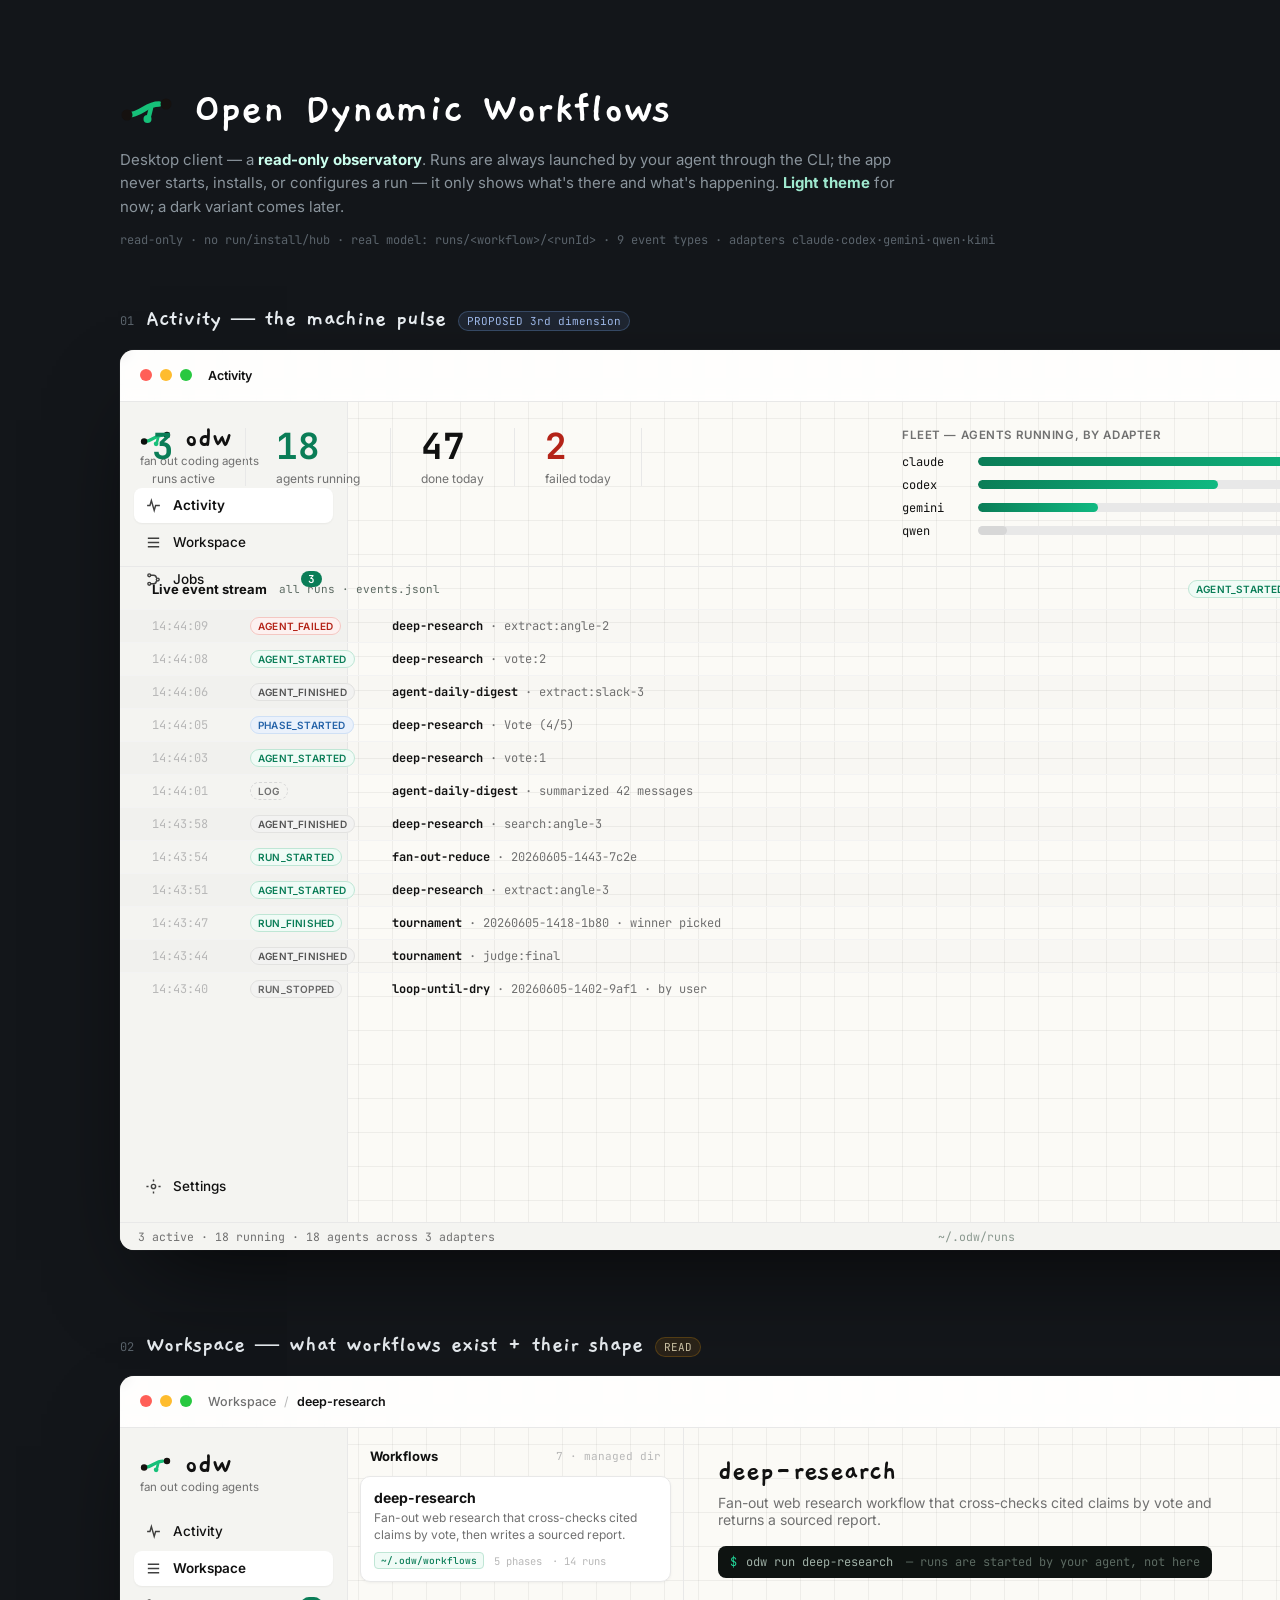
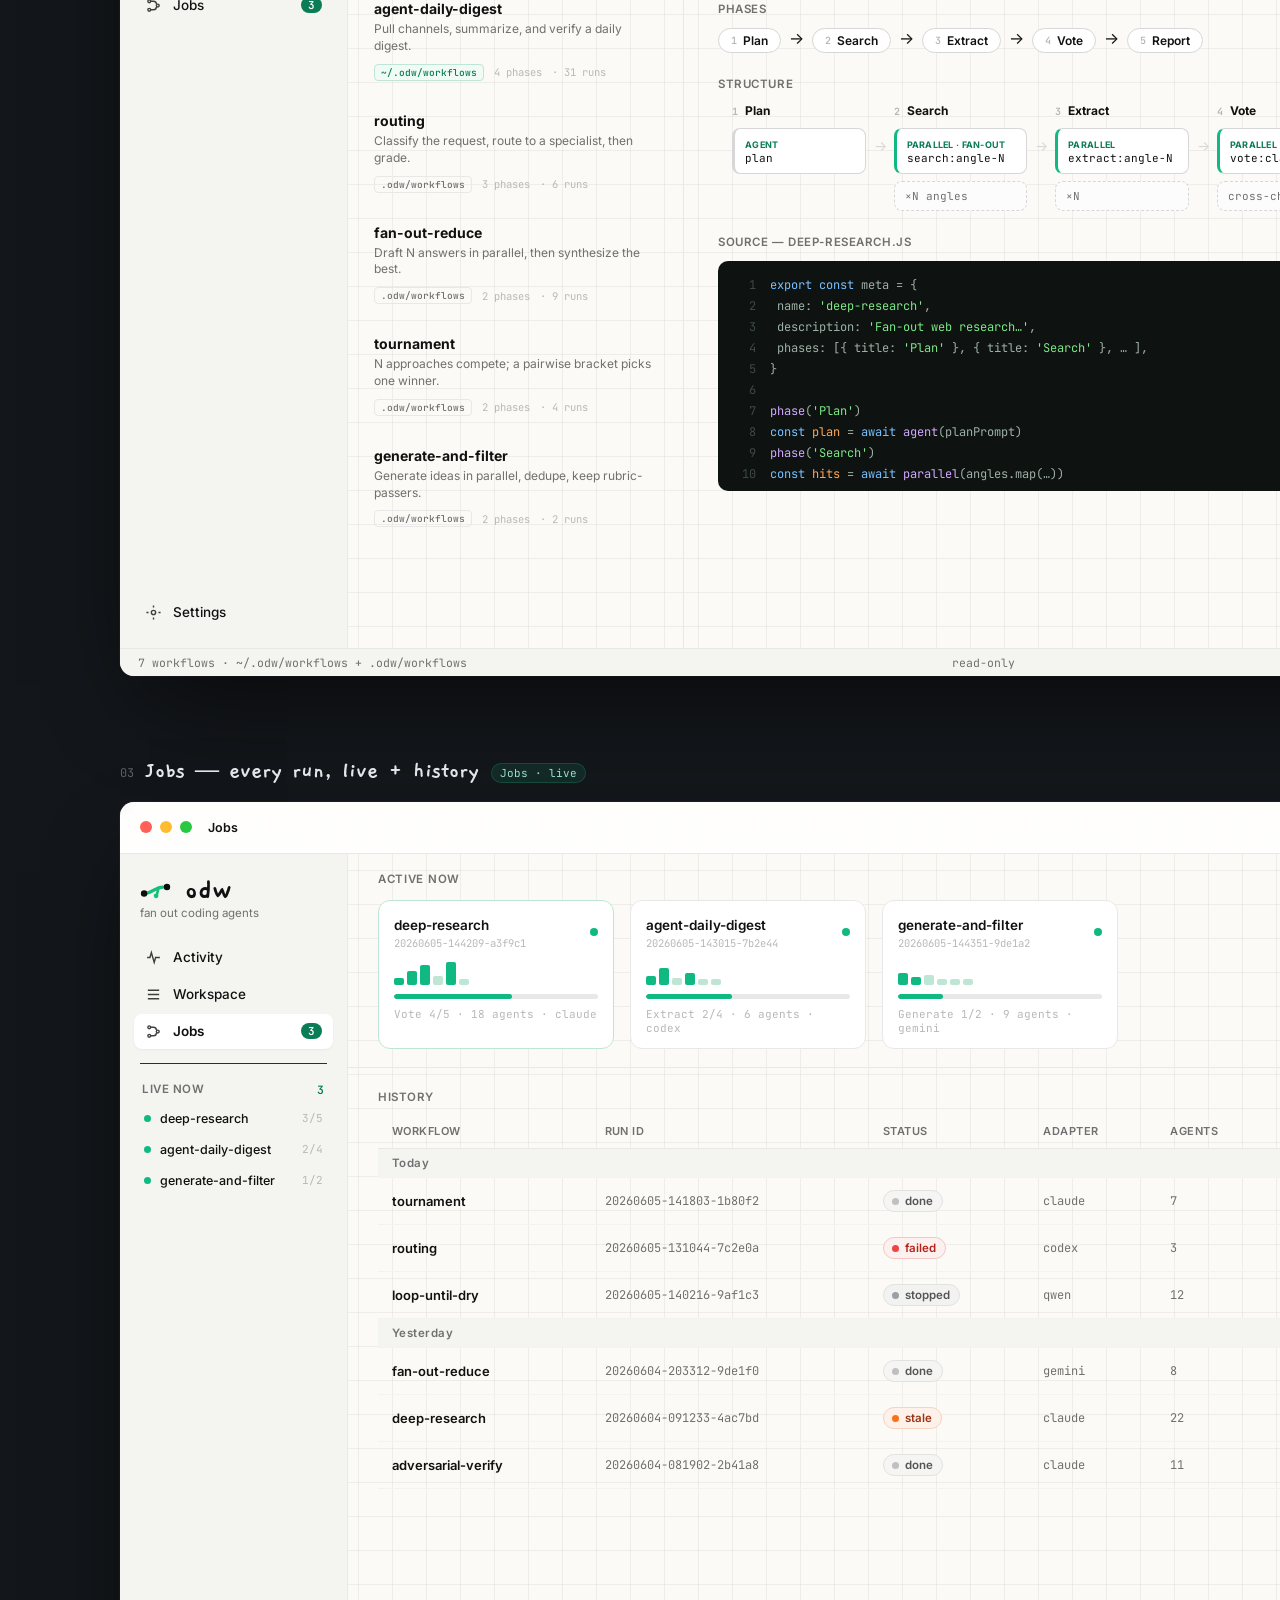
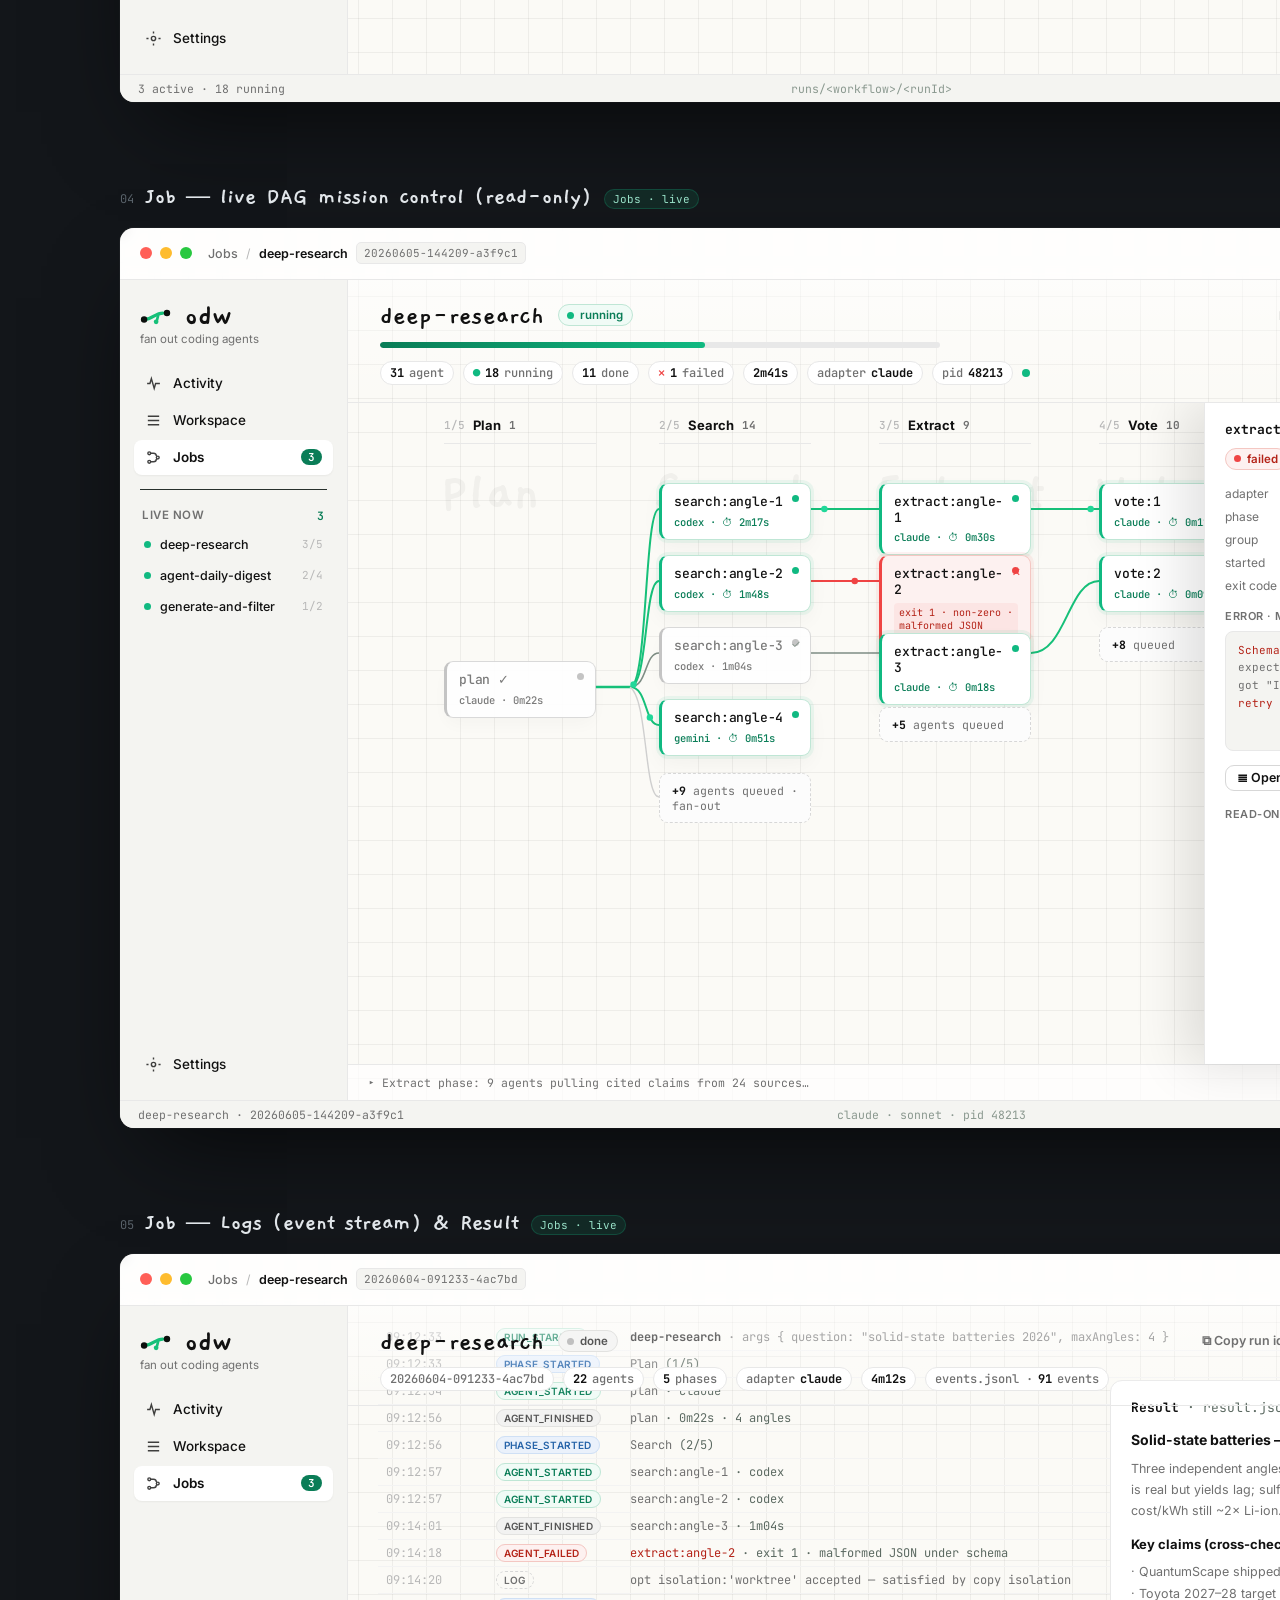
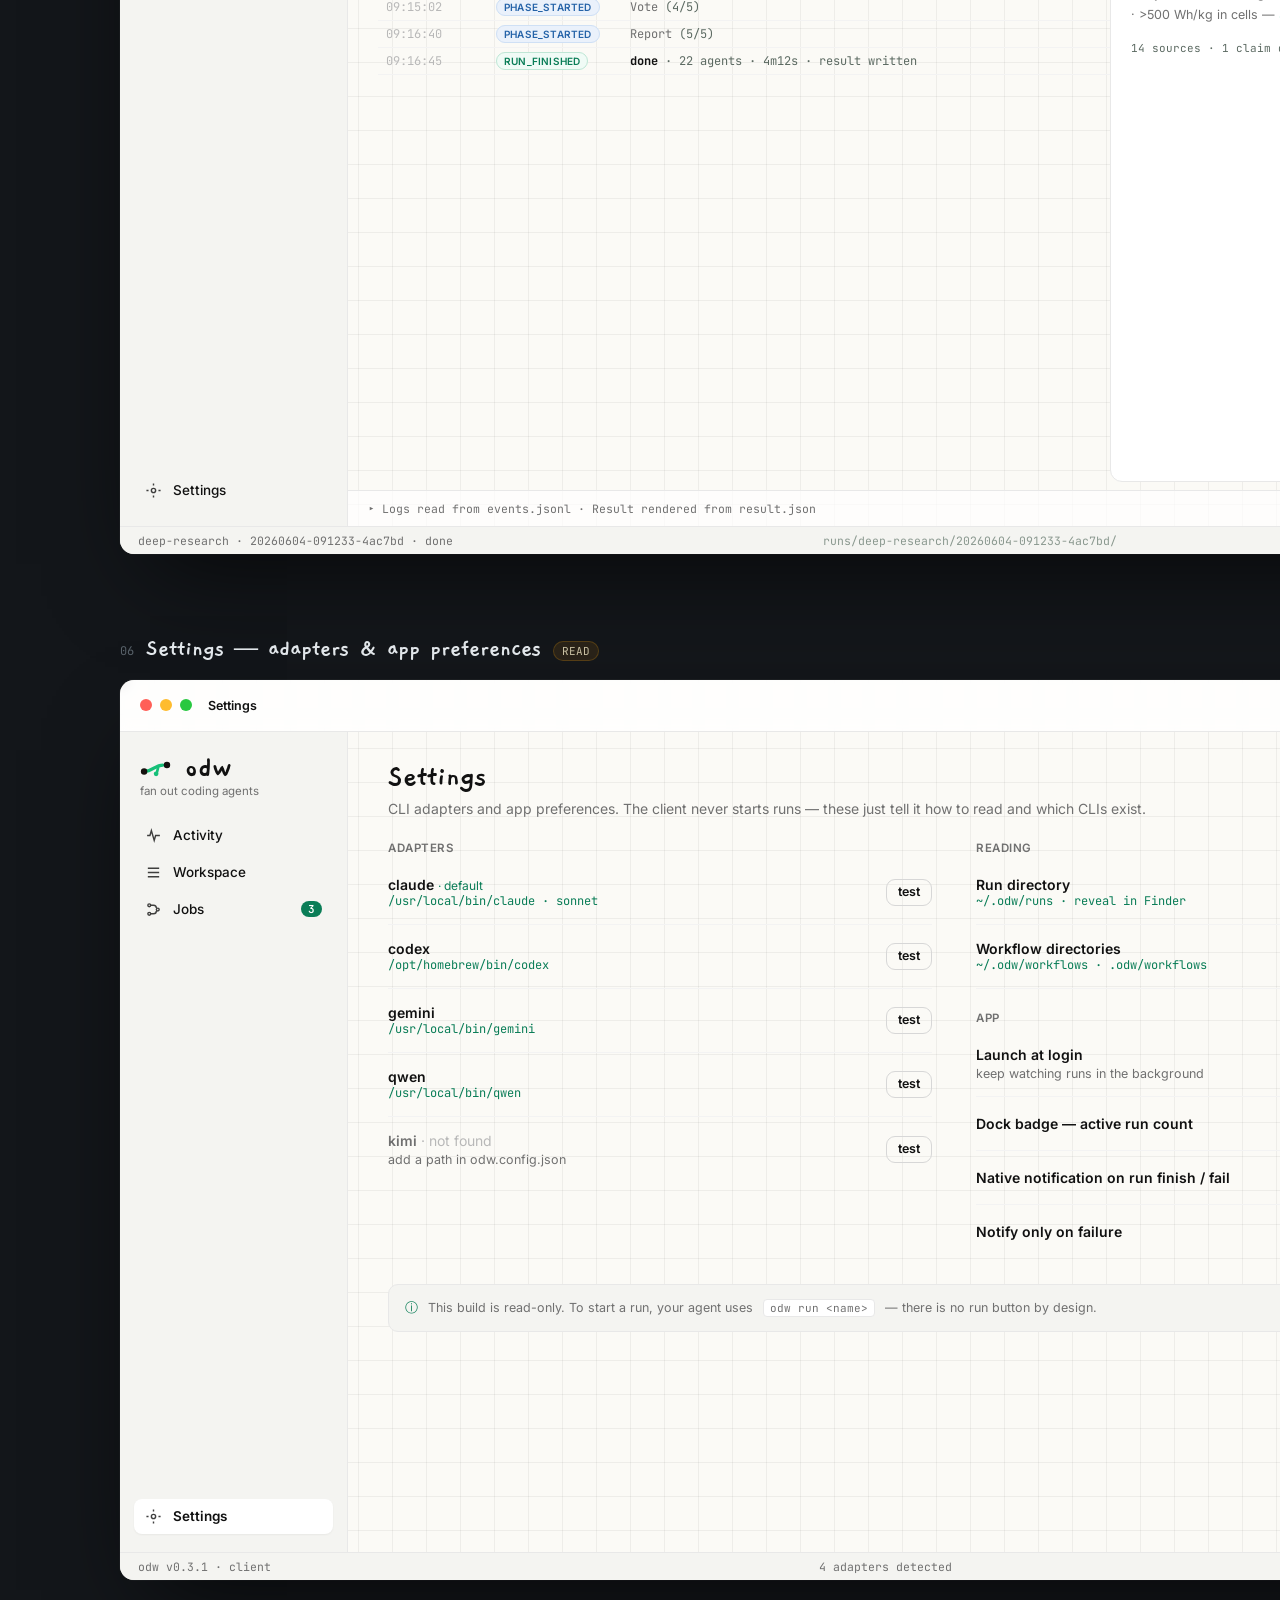
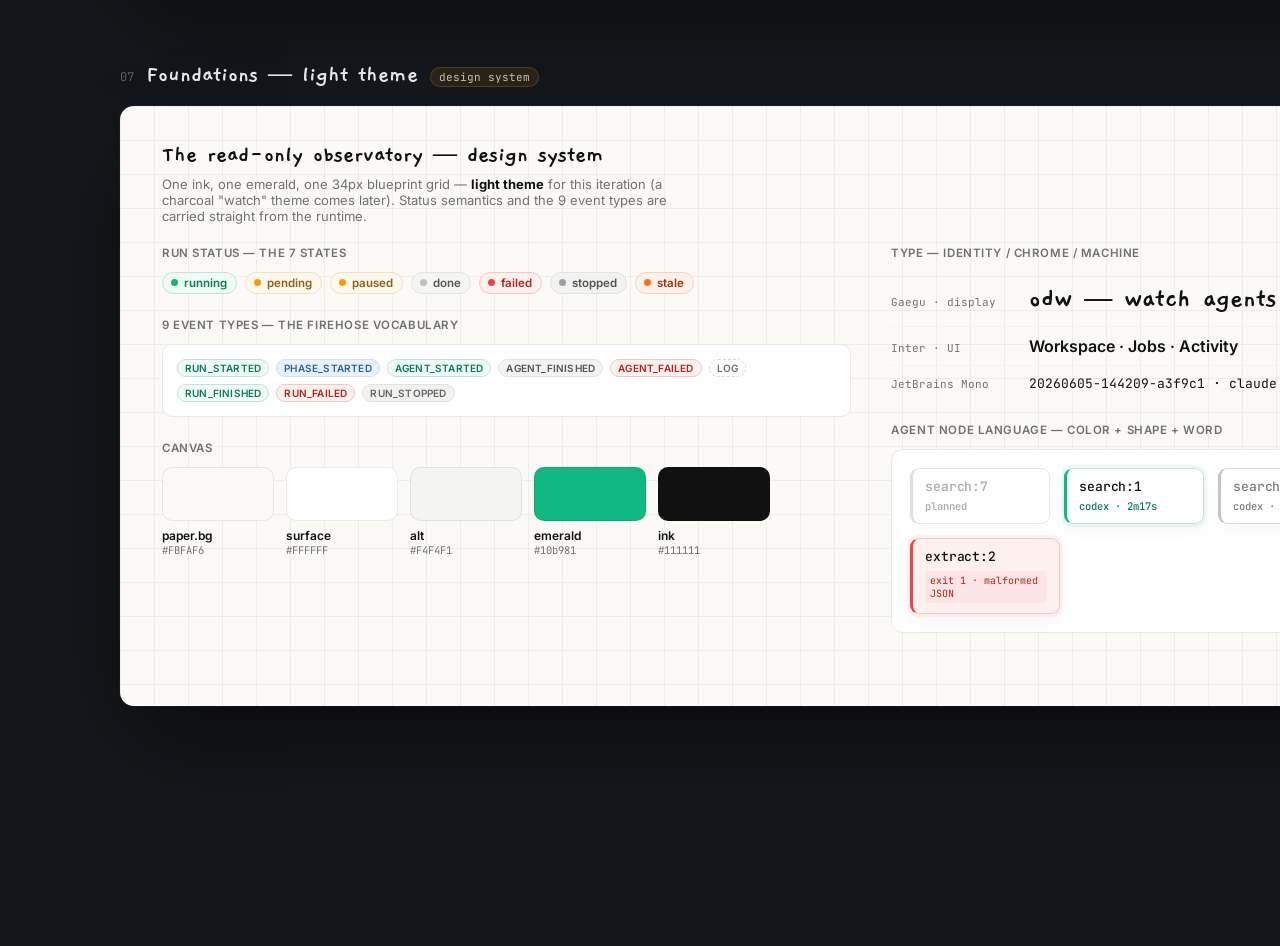
<file: docs/odw-client-mockup.html>
<!DOCTYPE html>
<html lang="en">
<head>
<meta charset="UTF-8" />
<meta name="viewport" content="width=device-width, initial-scale=1.0" />
<title>Open Dynamic Workflows — Read-only Client</title>
<link rel="preconnect" href="https://fonts.googleapis.com" />
<link rel="preconnect" href="https://fonts.gstatic.com" crossorigin />
<link href="https://fonts.googleapis.com/css2?family=Gaegu:wght@400;700&family=Inter:wght@400;500;600;700&family=JetBrains+Mono:wght@400;500;700&display=swap" rel="stylesheet" />
<style>
/* ===================================================================
   OPEN DYNAMIC WORKFLOWS — client mockup (converged scope)
   A pure observation window. No Run / Launch / Install / Hub.
   Two zones: charcoal = WATCH (live machine) · paper = READ (source).
   Tokens + 7-state status + 34px grid carried from the shipped dashboard.
   =================================================================== */
:root{
  --paper-bg:#FBFAF6; --paper-surface:#FFFFFF; --paper-alt:#F4F4F1; --paper-sunken:#FCFCFC;
  --ink:#111111; --muted:#707070; --faint:#B8B8B8;
  --hair:#E8E8E8; --soft:#F3F3F3; --node-border:#D7D7D7; --node-active:#111111;
  --paper-grid:rgba(0,0,0,0.05);
  --stage-bg:#0E1311; --stage-surface:#141B18; --stage-alt:#1B2420;
  --node-surface:#1F2329; --node-hover:#252A31;
  --stage-ink:#ECF1EE; --stage-muted:#8A988F; --stage-faint:#5C6A62;
  --stage-hair:#27302C; --stage-hair2:#33433B; --stage-node-border:#2C3631;
  --stage-grid:rgba(255,255,255,0.035); --stage-grid-major:rgba(16,185,129,0.07);
  --green:#10b981; --green-deep:#0a7d57; --green-bright:#22D89A;
  --green-tint:#F0FBF6; --green-tint-border:#BFE6D5;
  --green-tint-dark:#0F2A22; --green-border-dark:#1C4A3A;
  --amber:#f59e0b; --amber-ink:#92610c; --amber-tint:#FDF8EE; --amber-border:#F3E2BD;
  --red:#ef4444; --red-deep:#b42318; --red-tint:#FDF1F0; --red-border:#F4C7C2;
  --orange:#f97316; --orange-ink:#9a3412; --orange-tint:#FDF1EA; --orange-border:#F6D4BD;
  --done:#7E8D84; --done-paper:#C0C0C0; --cancel:#9AA0A6;
  --blue:#7fb3ff;
}
*{box-sizing:border-box;} html,body{margin:0;padding:0;}
body{ background:#13161a; font-family:'Inter',system-ui,sans-serif; -webkit-font-smoothing:antialiased; color:var(--ink); }
.board{ width:1680px; margin:0 auto; padding:80px 120px 160px; }
.board-head{ margin:0 0 56px; }
.board-head .mark{ display:flex; align-items:center; gap:16px; }
.board-head h1{ font-family:'Gaegu'; font-weight:700; font-size:46px; color:#fff; margin:0; }
.board-head p{ color:#8a949c; font-size:15px; margin:10px 0 0; max-width:780px; line-height:1.55; }
.board-head .meta{ color:#5a636b; font-family:'JetBrains Mono'; font-size:12px; margin-top:14px; }
.frame-label{ display:flex; align-items:baseline; gap:12px; margin:0 0 16px; }
.frame-label .n{ font-family:'JetBrains Mono'; font-size:12px; color:#5a636b; }
.frame-label .t{ font-family:'Gaegu'; font-weight:700; font-size:24px; color:#e8edf1; }
.frame-label .z{ font-family:'JetBrains Mono'; font-size:11px; padding:2px 8px; border-radius:999px; }
.frame-label .z.watch{ color:#9fe9cf; background:rgba(16,185,129,.12); border:1px solid rgba(16,185,129,.25); }
.frame-label .z.read{ color:#cfc6a8; background:rgba(245,158,11,.10); border:1px solid rgba(245,158,11,.22); }
.frame-label .z.prop{ color:#9db7e8; background:rgba(127,179,255,.10); border:1px solid rgba(127,179,255,.25); }
.frame-wrap{ margin-bottom:80px; }
.frame{ width:1440px; height:900px; position:relative; overflow:hidden; border-radius:14px; box-shadow:0 40px 90px -30px rgba(0,0,0,.7), 0 0 0 1px rgba(255,255,255,.04); }
.frame.tall{ height:960px; }

.grid-paper{ background:linear-gradient(var(--paper-grid) 1px,transparent 1px),linear-gradient(90deg,var(--paper-grid) 1px,transparent 1px),var(--paper-bg); background-size:34px 34px; }
.grid-stage{ position:relative; background:linear-gradient(var(--stage-grid) 1px,transparent 1px),linear-gradient(90deg,var(--stage-grid) 1px,transparent 1px),linear-gradient(var(--stage-grid-major) 1px,transparent 1px),linear-gradient(90deg,var(--stage-grid-major) 1px,transparent 1px),var(--stage-bg); background-size:34px 34px,34px 34px,180px 180px,180px 180px; }
.grid-stage::after{ content:""; position:absolute; inset:0; pointer-events:none; background:radial-gradient(120% 120% at 50% 42%, transparent 55%, rgba(0,0,0,.42) 100%); }

/* ---- app shell ---- */
.app{ position:absolute; inset:0; display:grid; grid-template-rows:52px 1fr 28px; }
.body{ position:relative; overflow:hidden; }
.toolbar{ display:flex; align-items:center; justify-content:space-between; padding:0 18px 0 20px; border-bottom:1px solid var(--stage-hair); background:rgba(20,27,24,.92); position:relative; z-index:6; }
.toolbar.paper{ background:rgba(255,255,255,.82); border-bottom:1px solid var(--hair); backdrop-filter:saturate(1.2) blur(6px); }
.tl{ display:flex; gap:8px; align-items:center; } .tl i{ width:12px;height:12px;border-radius:999px;display:block; }
.tl i.r{ background:#FF5F57; } .tl i.y{ background:#FEBC2E; } .tl i.g{ background:#28C840; }
.crumb{ display:flex; align-items:center; gap:8px; margin-left:16px; font-size:12.5px; }
.crumb .s{ color:var(--stage-muted); font-weight:500; } .crumb.paper .s{ color:var(--muted); }
.crumb .cur{ color:var(--stage-ink); font-weight:600; } .crumb.paper .cur{ color:var(--ink); }
.crumb .sep{ color:var(--stage-faint); } .crumb.paper .sep{ color:var(--faint); }
.idchip{ font-family:'JetBrains Mono'; font-size:11px; color:var(--stage-muted); background:var(--stage-alt); border:1px solid var(--stage-hair); padding:3px 7px; border-radius:5px; }
.idchip.paper{ color:var(--muted); background:var(--paper-alt); border-color:var(--hair); }
.tr{ display:flex; align-items:center; gap:12px; }
.kbd{ font-family:'JetBrains Mono'; font-size:11px; color:var(--stage-muted); border:1px solid var(--stage-hair2); border-radius:5px; padding:2px 6px; }
.kbd.paper{ color:var(--muted); border-color:var(--hair); }
.gear{ width:20px;height:20px;color:var(--stage-muted); }
.conn{ display:inline-flex; align-items:center; gap:6px; font-size:12px; font-weight:600; }
.conn .d{ width:8px;height:8px;border-radius:999px; }
.conn.live{ color:#76e3bd; } .conn.live .d{ background:var(--green); animation:pulse 1.8s infinite; }
.conn.recon{ color:var(--orange); } .conn.recon .d{ background:var(--orange); }
@keyframes pulse{ 0%{box-shadow:0 0 0 0 rgba(16,185,129,.45);} 70%{box-shadow:0 0 0 8px rgba(16,185,129,0);} 100%{box-shadow:0 0 0 0 rgba(16,185,129,0);} }
.statusbar{ display:flex; align-items:center; justify-content:space-between; padding:0 18px; font-family:'JetBrains Mono'; font-size:11.5px; border-top:1px solid var(--stage-hair); background:var(--stage-surface); color:var(--stage-muted); z-index:6; }
.statusbar.paper{ border-top:1px solid var(--hair); background:var(--paper-alt); color:var(--muted); }
.statusbar .live-dot{ width:7px;height:7px;border-radius:999px;background:var(--green); display:inline-block; box-shadow:0 0 8px rgba(16,185,129,.6); }

/* ---- rail ---- */
.rail{ width:228px; border-right:1px solid var(--hair); background:var(--paper-alt); padding:22px 14px 16px; display:flex; flex-direction:column; }
.rail.dark{ background:var(--stage-surface); border-right:1px solid var(--stage-hair); }
.brand{ display:flex; align-items:center; gap:11px; padding:2px 6px 0; }
.brand .logo{ width:34px; height:22px; }
.brand .wm{ font-family:'Gaegu'; font-weight:700; font-size:30px; line-height:.8; }
.brand.dark .wm{ color:var(--stage-ink); } .brand.paper .wm{ color:var(--ink); }
.tagline{ font-size:11.5px; color:var(--muted); margin:4px 6px 20px; } .tagline.dark{ color:var(--stage-faint); }
.navitem{ display:flex; align-items:center; gap:11px; padding:9px 11px; border-radius:8px; font-size:13.5px; color:var(--ink); font-weight:500; cursor:default; margin-bottom:2px; }
.navitem.dark{ color:var(--stage-muted); }
.navitem .ic{ width:17px;height:17px;opacity:.8; }
.navitem.on{ background:#fff; color:var(--ink); box-shadow:0 1px 2px rgba(0,0,0,.05); font-weight:600; }
.navitem.dark.on{ background:var(--stage-alt); color:var(--stage-ink); box-shadow:none; }
.navitem .count{ margin-left:auto; font-family:'JetBrains Mono'; font-size:11px; color:#fff; background:var(--green-deep); border-radius:999px; padding:1px 7px; font-weight:600; }
.navitem.dark .count{ background:var(--green-border-dark); color:var(--green-bright); }
.rail .spacer{ flex:1; } .rail .divider{ height:1px; background:var(--hair); margin:12px 6px; } .rail.dark .divider{ background:var(--stage-hair); }
.section-label{ font-size:11.5px; font-weight:600; letter-spacing:.05em; text-transform:uppercase; color:var(--muted); margin:6px 8px; display:flex; justify-content:space-between; }
.section-label.dark{ color:var(--stage-faint); } .section-label .num{ font-family:'JetBrains Mono'; color:var(--green-deep); } .section-label.dark .num{ color:var(--green); }
.minirun{ display:flex; align-items:center; gap:9px; padding:8px 10px; border-radius:8px; font-size:12.5px; color:var(--stage-muted); }
.minirun .dot{ width:7px;height:7px;border-radius:999px;background:var(--green); animation:pulse 1.8s infinite; }
.minirun .nm{ color:var(--stage-ink); font-weight:500; } .minirun .ph{ margin-left:auto; font-family:'JetBrains Mono'; font-size:11px; color:var(--stage-faint); }

/* ---- badges / chips / read-only buttons ---- */
.badge{ display:inline-flex; align-items:center; gap:6px; font-size:11.5px; font-weight:600; padding:3px 9px 3px 8px; border-radius:999px; border:1px solid; }
.badge .d{ width:7px;height:7px;border-radius:999px; }
.badge.running{ color:var(--green-deep); background:var(--green-tint); border-color:var(--green-tint-border);} .badge.running .d{ background:var(--green);}
.badge.done{ color:#555; background:#F5F5F4; border-color:#E2E2E0;} .badge.done .d{ background:var(--done-paper);}
.badge.failed{ color:var(--red-deep); background:var(--red-tint); border-color:var(--red-border);} .badge.failed .d{ background:var(--red);}
.badge.paused{ color:var(--amber-ink); background:var(--amber-tint); border-color:var(--amber-border);} .badge.paused .d{ background:var(--amber);}
.badge.pending{ color:var(--amber-ink); background:var(--amber-tint); border-color:var(--amber-border);} .badge.pending .d{ background:var(--amber);}
.badge.stopped{ color:#555; background:#F2F2F1; border-color:#E2E2E0;} .badge.stopped .d{ background:var(--cancel);}
.badge.stale{ color:var(--orange-ink); background:var(--orange-tint); border-color:var(--orange-border);} .badge.stale .d{ background:var(--orange);}
.badge.dark.running{ color:var(--green); background:var(--green-tint-dark); border-color:var(--green-border-dark);}
.badge.dark.paused{ color:var(--amber); background:#2A2110; border-color:#43340f;}
.badge.dark.failed{ color:var(--red); background:#2A1513; border-color:#492019;}
.badge.dark.done{ color:#8A988F; background:#1c2420; border-color:#2c3631;}
.badge.dark.stopped{ color:var(--cancel); background:#1c2024; border-color:#333a40;}
.chip{ display:inline-flex; align-items:center; gap:5px; font-family:'JetBrains Mono'; font-size:12px; font-weight:500; padding:3px 9px; border-radius:999px; border:1px solid var(--stage-hair); color:var(--stage-muted); }
.chip.paper{ border-color:var(--hair); color:var(--muted); background:#fff; }
.chip b{ color:var(--stage-ink); font-weight:700; } .chip.paper b{ color:var(--ink); }
.chip .em{ color:var(--green); } .chip .rd{ color:var(--red); } .chip .am{ color:var(--amber); }
.btn{ display:inline-flex; align-items:center; gap:7px; font-family:'Inter'; font-size:13px; font-weight:600; padding:8px 14px; border-radius:9px; border:1px solid; cursor:default; line-height:1; }
.btn.secondary{ background:transparent; color:var(--ink); border-color:var(--node-border); }
.btn.secondary.dark{ color:var(--stage-ink); border-color:var(--hair); background:var(--stage-alt); }
.btn.ghost{ background:transparent; border-color:transparent; color:var(--muted); }
.btn.ghost.dark{ color:var(--stage-muted); }
.btn.sm{ padding:6px 11px; font-size:12.5px; }
.btn .kbd2{ font-family:'JetBrains Mono'; font-size:10.5px; opacity:.7; }

/* ===================== ACTIVITY (proposed 3rd dimension) ===================== */
.act{ position:absolute; inset:0; display:flex; flex-direction:column; }
.act-top{ display:grid; grid-template-columns:1.15fr 1fr; gap:30px; padding:26px 32px 20px; }
.counters{ display:flex; align-items:flex-start; }
.counter{ padding-right:30px; margin-right:30px; border-right:1px solid var(--stage-hair); }
.counter:last-child{ border-right:none; }
.counter .v{ font-family:'JetBrains Mono'; font-weight:700; font-size:36px; color:var(--stage-ink); line-height:1; font-variant-numeric:tabular-nums; }
.counter .k{ font-size:12px; color:var(--stage-muted); margin-top:7px; }
.counter.green .v{ color:var(--green); } .counter.red .v{ color:var(--red); } .counter.amber .v{ color:var(--amber); }
.fleet h5{ font-size:11.5px; font-weight:600; letter-spacing:.05em; text-transform:uppercase; color:var(--stage-faint); margin:0 0 12px; }
.fleetrow{ display:flex; align-items:center; gap:12px; margin:7px 0; }
.fleetrow .nm{ width:64px; font-family:'JetBrains Mono'; font-size:12px; color:var(--stage-ink); }
.fleetrow .track{ flex:1; height:9px; background:var(--stage-hair); border-radius:999px; overflow:hidden; }
.fleetrow .track i{ display:block; height:100%; background:linear-gradient(90deg,var(--green-deep),var(--green)); border-radius:999px; }
.fleetrow .track i.idle{ background:var(--stage-hair2); }
.fleetrow .ct{ width:58px; text-align:right; font-family:'JetBrains Mono'; font-size:11.5px; color:var(--stage-muted); }
.firehose{ flex:1; border-top:1px solid var(--stage-hair); overflow:hidden; }
.firehose .fh-head{ display:flex; align-items:center; gap:12px; padding:13px 32px 11px; }
.firehose .fh-head .t{ font-size:13px; font-weight:700; color:var(--stage-ink); }
.firehose .fh-head .legend{ margin-left:auto; display:flex; gap:8px; }
.evrow{ display:grid; grid-template-columns:84px 128px 1fr 86px; gap:14px; align-items:center; padding:8px 32px; border-top:1px solid rgba(39,48,44,.55); font-family:'JetBrains Mono'; font-size:12px; }
.evrow:nth-child(even){ background:rgba(255,255,255,.012); }
.evrow .ts{ color:var(--stage-faint); }
.evrow .where{ color:var(--stage-muted); overflow:hidden; text-overflow:ellipsis; white-space:nowrap; } .evrow .where b{ color:var(--stage-ink); }
.evrow .adp{ color:var(--stage-faint); text-align:right; }
.evt{ font-size:10px; font-weight:600; padding:2px 7px; border-radius:999px; text-align:center; white-space:nowrap; font-family:'Inter'; letter-spacing:.02em; }
.evt.astart{ color:var(--green); background:var(--green-tint-dark); border:1px solid var(--green-border-dark); }
.evt.afin{ color:#8A988F; background:#1c2420; border:1px solid #2c3631; }
.evt.afail{ color:var(--red); background:#2A1513; border:1px solid #492019; }
.evt.phase{ color:var(--blue); background:#10203a; border:1px solid #1d3a5f; }
.evt.rstart{ color:var(--green-bright); background:#0F2A22; border:1px solid var(--green-border-dark); }
.evt.rfin{ color:#9fe9cf; background:#0F2A22; border:1px solid var(--green-border-dark); }
.evt.rfail{ color:var(--red); background:#2A1513; border:1px solid #492019; }
.evt.rstop{ color:var(--cancel); background:#1c2024; border:1px solid #333a40; }
.evt.log{ color:var(--stage-muted); background:transparent; border:1px dashed var(--stage-hair2); }

/* ===================== WORKSPACE (paper / read) ===================== */
.wsplit{ display:grid; grid-template-columns:336px 1fr; height:100%; }
.wflist{ border-right:1px solid var(--hair); padding:16px 12px; overflow:hidden; }
.wflist .lh{ display:flex; align-items:center; justify-content:space-between; padding:4px 10px 12px; }
.wflist .lh .t{ font-size:13px; font-weight:700; color:var(--ink); }
.wflist .lh .c{ font-family:'JetBrains Mono'; font-size:11px; color:var(--faint); }
.wfitem{ padding:12px 13px; border-radius:10px; margin-bottom:5px; border:1px solid transparent; }
.wfitem.on{ background:#fff; border-color:var(--hair); box-shadow:0 1px 3px rgba(0,0,0,.05); }
.wfitem h4{ margin:0; font-size:14px; font-weight:700; color:var(--ink); display:flex; align-items:center; gap:8px; }
.wfitem .ds{ font-size:12px; color:var(--muted); margin-top:4px; line-height:1.4; }
.wfitem .mini{ display:flex; gap:10px; margin-top:9px; font-family:'JetBrains Mono'; font-size:10.5px; color:var(--faint); align-items:center; }
.srcbadge{ font-family:'JetBrains Mono'; font-size:9.5px; font-weight:500; padding:1px 6px; border-radius:4px; border:1px solid var(--hair); color:var(--muted); }
.srcbadge.global{ color:var(--green-deep); border-color:var(--green-tint-border); background:var(--green-tint); }
.wfdetail{ padding:28px 34px; overflow:hidden; }
.wfdetail .clihint{ display:inline-flex; align-items:center; gap:9px; background:var(--stage-bg); color:#9fb0a6; border-radius:8px; padding:8px 12px; font-family:'JetBrains Mono'; font-size:12px; margin-top:4px; }
.wfdetail .clihint .p{ color:var(--green-bright); }
.wfdetail .clihint .note{ color:var(--stage-faint); margin-left:4px; }
.rsec{ font-size:11.5px; font-weight:600; letter-spacing:.05em; text-transform:uppercase; color:var(--muted); margin:24px 0 12px; }
.phasepills{ display:flex; gap:8px; flex-wrap:wrap; }
.ppill{ font-size:12px; font-weight:600; color:var(--ink); background:#fff; border:1px solid var(--node-border); border-radius:999px; padding:4px 12px; display:inline-flex; gap:6px; align-items:center; }
.ppill .ix{ font-family:'JetBrains Mono'; font-size:10px; color:var(--faint); }
.ppill .ar{ color:var(--faint); align-self:center; }

/* structure diagram (static topology, neutral) */
.structure{ display:flex; align-items:stretch; gap:0; margin:6px 0; position:relative; }
.slane{ flex:1; padding:0 14px; position:relative; }
.slane:not(:last-child)::after{ content:"→"; position:absolute; right:-7px; top:34px; color:var(--node-border); font-size:14px; }
.slane .sh{ font-size:12px; font-weight:700; color:var(--ink); display:flex; gap:7px; align-items:baseline; margin-bottom:10px; }
.slane .sh .ix{ font-family:'JetBrains Mono'; font-size:10px; color:var(--faint); }
.snode{ border:1px solid var(--node-border); border-left:3px solid var(--node-border); border-radius:8px; padding:8px 10px; font-family:'JetBrains Mono'; font-size:11px; color:var(--ink); margin-bottom:7px; background:#fff; }
.snode .kd{ font-family:'Inter'; font-size:9px; font-weight:700; letter-spacing:.03em; text-transform:uppercase; color:var(--green-deep); }
.snode.par{ border-left-color:var(--green); }
.snode.pipe{ border-left-color:var(--blue); }
.sgroup{ border:1px dashed var(--node-border); border-radius:8px; padding:7px 10px; font-family:'JetBrains Mono'; font-size:11px; color:var(--muted); background:var(--paper-sunken); }

.srcview{ background:#0E1311; border-radius:10px; padding:14px 14px; font-family:'JetBrains Mono'; font-size:12px; line-height:1.75; color:#9fb0a6; overflow:hidden; max-height:230px; }
.srcview .ln{ color:#3d4a44; user-select:none; display:inline-block; width:24px; text-align:right; margin-right:14px; }
.srcview .kw{ color:#79c0ff; } .srcview .fn{ color:#d2a8ff; } .srcview .st{ color:#7ee787; } .srcview .cm{ color:#566; } .srcview .nm2{ color:#ffa657; }
.runmini{ display:flex; align-items:center; gap:12px; padding:9px 12px; border:1px solid var(--hair); border-radius:9px; margin-bottom:7px; background:#fff; font-size:12.5px; }
.runmini .rid{ font-family:'JetBrains Mono'; font-size:11.5px; color:var(--muted); } .runmini .when{ margin-left:auto; font-family:'JetBrains Mono'; font-size:11px; color:var(--faint); }

/* ===================== JOBS list ===================== */
.activestrip{ padding:18px 30px; border-bottom:1px solid var(--stage-hair); }
.activestrip .lbl{ font-size:11.5px; font-weight:600; letter-spacing:.06em; text-transform:uppercase; color:var(--stage-faint); margin-bottom:14px; }
.runcards{ display:flex; gap:16px; }
.runcard{ width:236px; background:var(--stage-alt); border:1px solid var(--stage-hair); border-radius:12px; padding:13px 15px; }
.runcard.on{ border-color:var(--green-border-dark); }
.runcard .top{ display:flex; align-items:center; justify-content:space-between; }
.runcard .nm{ font-weight:600; font-size:13.5px; color:var(--stage-ink); }
.runcard .wf{ font-family:'JetBrains Mono'; font-size:10.5px; color:var(--stage-faint); margin-top:2px; }
.runcard .spark{ display:flex; align-items:flex-end; gap:3px; height:24px; margin:11px 0 9px; }
.runcard .spark i{ width:10px; background:var(--green-border-dark); border-radius:2px; }
.runcard.run .spark i.a{ background:var(--green); }
.runcard .strip{ height:5px; border-radius:999px; background:var(--stage-hair); overflow:hidden; }
.runcard .strip i{ display:block;height:100%;background:var(--green); border-radius:999px; }
.runcard .meta{ font-family:'JetBrains Mono'; font-size:11px; color:var(--stage-faint); margin-top:8px; }
.histtable{ width:100%; border-collapse:collapse; }
.histtable th{ text-align:left; font-size:11px; font-weight:600; letter-spacing:.04em; text-transform:uppercase; color:var(--stage-faint); padding:10px 14px; border-bottom:1px solid var(--stage-hair); }
.histtable td{ padding:12px 14px; border-bottom:1px solid rgba(39,48,44,.5); font-size:13px; color:var(--stage-ink); }
.histtable td.mono{ font-family:'JetBrains Mono'; font-size:12px; color:var(--stage-muted); }
.histtable tr:hover td{ background:rgba(255,255,255,.018); }
.daterow td{ font-size:11.5px; font-weight:600; color:var(--stage-faint); background:rgba(255,255,255,.02); padding:7px 14px; letter-spacing:.04em; }

/* ===================== JOB DETAIL (live DAG) ===================== */
.stagehead{ padding:22px 32px 16px; border-bottom:1px solid var(--stage-hair); background:linear-gradient(180deg, rgba(20,27,24,.55), rgba(20,27,24,0)); position:relative; z-index:5; }
.stagehead .row1{ display:flex; align-items:center; gap:14px; }
.stagehead .rtitle{ font-family:'Gaegu'; font-weight:700; font-size:27px; color:var(--stage-ink); line-height:1; }
.phasestepper{ display:flex; align-items:center; gap:7px; margin-left:auto; }
.phasestepper .pp{ font-size:12px; color:var(--stage-faint); font-weight:600; }
.phasestepper .pp.done{ color:var(--stage-muted); } .phasestepper .pp.on{ color:var(--green); }
.phasestepper .ar{ color:var(--stage-faint); font-size:11px; }
.progressbar{ height:6px; border-radius:999px; background:var(--stage-hair); overflow:hidden; margin:13px 0 12px; max-width:560px; }
.progressbar i{ display:block; height:100%; width:58%; background:linear-gradient(90deg,var(--green-deep),var(--green)); border-radius:999px; }
.stagehead .row3{ display:flex; align-items:center; gap:9px; flex-wrap:wrap; }
.heartbeat{ width:8px;height:8px;border-radius:999px;background:var(--green); animation:pulse 1.8s infinite; }
.readonly-actions{ margin-left:auto; display:flex; gap:8px; }
.dagarea{ position:relative; flex:1; overflow:hidden; }
.dag{ position:relative; margin:14px auto 0; }
.lanehead{ position:absolute; top:0; font-size:13px; font-weight:700; color:var(--stage-ink); display:flex; align-items:center; gap:8px; }
.lanehead .ix{ font-family:'JetBrains Mono'; font-size:11px; color:var(--stage-faint); font-weight:500; }
.lanehead .n{ font-family:'JetBrains Mono'; font-size:11px; color:var(--stage-muted); }
.lanehead .line{ position:absolute; top:26px; left:0; height:1px; background:var(--stage-hair2); }
.watermark{ position:absolute; font-family:'Gaegu'; font-weight:700; font-size:58px; color:rgba(236,241,238,.05); pointer-events:none; top:40px; }
.edges{ position:absolute; inset:0; pointer-events:none; } .flowdot{ fill:var(--green-bright); }
.node{ position:absolute; width:152px; background:var(--node-surface); border:1px solid var(--stage-node-border); border-left:3px solid var(--stage-node-border); border-radius:9px; padding:10px 12px; box-shadow:0 1px 0 rgba(255,255,255,.03),0 8px 24px rgba(0,0,0,.45); }
.node .h{ font-family:'JetBrains Mono'; font-weight:500; font-size:13px; color:var(--stage-ink); padding-right:14px; line-height:1.2; letter-spacing:-.2px; }
.node .sub{ font-family:'JetBrains Mono'; font-weight:500; font-size:10.5px; color:var(--stage-muted); margin-top:5px; }
.node .dot{ position:absolute; top:11px; right:11px; width:7px; height:7px; border-radius:999px; } .node .gl{ position:absolute; top:9px; right:9px; font-size:11px; }
.node.running{ border-color:var(--green-border-dark); border-left-color:var(--green); box-shadow:0 0 0 1px rgba(34,226,166,.18),0 0 22px rgba(16,185,129,.22),0 8px 24px rgba(0,0,0,.45); }
.node.running .dot{ background:var(--green); animation:pulse 1.8s infinite; } .node.running .sub{ color:#9fe9cf; }
.node.done{ border-color:var(--stage-node-border); border-left-color:var(--done); opacity:.92; } .node.done .dot{ background:var(--done); } .node.done .h{ color:var(--stage-muted); }
.node.failed{ border-color:#492019; border-left-color:var(--red); box-shadow:0 0 0 4px rgba(239,68,68,.10),0 8px 24px rgba(0,0,0,.5); } .node.failed .dot{ background:var(--red); }
.node.queued{ border-style:dashed; border-color:var(--stage-node-border); border-left:3px solid var(--stage-faint); opacity:.6; } .node.queued .dot{ background:var(--stage-faint); } .node.queued .h{ color:var(--stage-muted); }
.node .err{ font-family:'JetBrains Mono'; font-size:10px; color:#b42318; margin-top:6px; background:rgba(239,68,68,.08); border-radius:4px; padding:3px 5px; line-height:1.3; }
.groupcard{ position:absolute; width:152px; border:1px dashed var(--stage-hair2); border-radius:9px; padding:9px 12px; color:var(--stage-muted); font-family:'JetBrains Mono'; font-size:11.5px; background:rgba(31,35,41,.5); } .groupcard b{ color:var(--stage-ink); }
.ticker{ position:absolute; left:0; right:0; bottom:0; height:36px; display:flex; align-items:center; justify-content:space-between; padding:0 20px; border-top:1px solid var(--stage-hair); background:rgba(20,27,24,.7); font-family:'JetBrains Mono'; font-size:11.5px; color:var(--stage-muted); z-index:5; } .ticker .r{ color:var(--stage-faint); }
.detailpanel{ position:absolute; top:0; right:0; bottom:36px; width:356px; background:var(--stage-alt); border-left:1px solid var(--stage-hair); box-shadow:-18px 0 50px rgba(0,0,0,.55); z-index:7; padding:18px 20px; overflow:hidden; }
.detailpanel h4{ font-family:'JetBrains Mono'; font-size:13px; color:var(--stage-ink); margin:0; font-weight:700; } .detailpanel .close{ position:absolute; top:16px; right:16px; color:var(--stage-faint); font-size:12px; }
.dp-meta{ margin:16px 0; display:grid; grid-template-columns:auto 1fr; gap:8px 14px; font-size:12px; }
.dp-meta .k{ color:var(--stage-faint); } .dp-meta .v{ font-family:'JetBrains Mono'; font-size:11.5px; color:var(--stage-ink); text-align:right; }
.dp-sec{ font-size:11px; font-weight:600; letter-spacing:.05em; text-transform:uppercase; color:var(--stage-faint); margin:16px 0 8px; }
.dp-out{ font-family:'JetBrains Mono'; font-size:11px; line-height:1.6; color:var(--stage-muted); background:var(--stage-bg); border:1px solid var(--stage-hair); border-radius:8px; padding:10px 12px; height:120px; overflow:hidden; } .dp-out .em{ color:#9fe9cf; }
.subtabs{ display:flex; gap:2px; padding:3px; background:var(--stage-alt); border:1px solid var(--stage-hair); border-radius:8px; }
.subtabs b{ font-weight:500; font-size:12.5px; color:var(--stage-muted); padding:5px 12px; border-radius:6px; }
.subtabs b.on{ background:var(--stage-bg); color:var(--stage-ink); border:1px solid var(--stage-hair2); font-weight:600; }

/* logs + result (job detail tabs) */
.logwrap{ position:absolute; inset:0; padding:18px 30px 44px; overflow:hidden; }
.logrow{ display:grid; grid-template-columns:96px 120px 1fr; gap:14px; padding:5px 8px; border-bottom:1px solid rgba(39,48,44,.4); font-family:'JetBrains Mono'; font-size:12px; align-items:center; }
.logrow .ts{ color:var(--stage-faint); } .logrow .msg{ color:var(--stage-muted); } .logrow .msg b{ color:var(--stage-ink); }
.resultcard{ position:absolute; right:30px; top:74px; bottom:44px; width:420px; background:var(--stage-alt); border:1px solid var(--stage-hair); border-radius:12px; padding:18px 20px; overflow:hidden; }
.resultcard h4{ margin:0 0 12px; font-size:13px; color:var(--stage-ink); font-family:'JetBrains Mono'; }
.resultcard .md{ font-size:12.5px; color:var(--stage-muted); line-height:1.7; }
.resultcard .md h3{ color:var(--stage-ink); font-size:14px; margin:12px 0 6px; }

/* ===================== SETTINGS ===================== */
.content{ padding:30px 40px; overflow:hidden; height:100%; }
.page-h1{ font-family:'Gaegu'; font-weight:700; font-size:30px; color:var(--ink); margin:0; line-height:1; }
.page-sub{ color:var(--muted); font-size:14px; margin:8px 0 0; }
.setrow{ display:flex; align-items:center; gap:16px; padding:15px 0; border-bottom:1px solid var(--soft); }
.setrow .body{ flex:1; } .setrow h4{ margin:0; font-size:14px; font-weight:600; color:var(--ink); } .setrow .d{ font-size:12.5px; color:var(--muted); margin-top:3px; }
.setrow .path{ font-family:'JetBrains Mono'; font-size:12px; color:var(--green-deep); }
.toggle{ width:40px; height:23px; border-radius:999px; background:var(--green-deep); position:relative; } .toggle i{ position:absolute; top:2px; right:2px; width:19px;height:19px;border-radius:999px; background:#fff; }
.toggle.off{ background:var(--node-border); } .toggle.off i{ left:2px; right:auto; }
.stepper{ display:inline-flex; align-items:center; border:1px solid var(--node-border); border-radius:9px; overflow:hidden; }
.stepper .v{ padding:7px 14px; font-family:'JetBrains Mono'; font-size:13px; color:var(--ink); } .stepper .b{ padding:7px 10px; color:var(--muted); border-left:1px solid var(--hair); }

/* ===================== FOUNDATIONS ===================== */
.found{ padding:34px 42px; height:100%; overflow:hidden; }
.found h3{ font-family:'Gaegu'; font-weight:700; font-size:24px; margin:0 0 6px; color:var(--ink); }
.found .lead{ color:var(--muted); font-size:13px; margin:0 0 22px; max-width:64ch; }
.swatchrow{ display:flex; gap:12px; flex-wrap:wrap; margin:10px 0 24px; }
.swatch{ width:112px; } .swatch .ch{ height:54px; border-radius:10px; border:1px solid rgba(0,0,0,.08); } .swatch .nm{ font-size:12px; font-weight:600; color:var(--ink); margin-top:7px; } .swatch .hx{ font-family:'JetBrains Mono'; font-size:10.5px; color:var(--muted); }
.typerow{ display:flex; align-items:baseline; gap:18px; padding:9px 0; border-bottom:1px solid var(--soft); } .typerow .tag{ font-family:'JetBrains Mono'; font-size:11px; color:var(--muted); width:120px; }
</style>
</head>
<body>
<div class="board">

  <div class="board-head">
    <div class="mark">
      <svg width="58" height="34" viewBox="0 0 116 64" fill="none"><path d="M14 44 C44 44, 50 22, 78 22" stroke="#16C079" stroke-width="11" stroke-linecap="round"/><path d="M62 30 L58 46" stroke="#16C079" stroke-width="9" stroke-linecap="round"/><circle cx="14" cy="44" r="11" fill="#15110F"/><circle cx="92" cy="22" r="11" fill="#15110F"/><circle cx="55" cy="52" r="8" fill="#16C079"/></svg>
      <h1>Open Dynamic Workflows</h1>
    </div>
    <p>Desktop client — a <b style="color:#cfe">read-only observatory</b>. Runs are always launched by your agent through the CLI; the app never starts, installs, or configures a run — it only shows what's there and what's happening. <b style="color:#9fe9cf">Light theme</b> for now; a dark variant comes later.</p>
    <div class="meta">read-only · no run/install/hub · real model: runs/&lt;workflow&gt;/&lt;runId&gt; · 9 event types · adapters claude·codex·gemini·qwen·kimi</div>
  </div>

  <!-- ============================ 01 · ACTIVITY (proposed 3rd dimension) ============================ -->
  <div class="frame-wrap" id="s01" style="scroll-margin-top:24px;">
    <div class="frame-label"><span class="n">01</span><span class="t">Activity — the machine pulse</span><span class="z prop">PROPOSED 3rd dimension</span></div>
    <div class="frame grid-paper lz">
      <div class="app" style="grid-template-columns:228px 1fr;grid-template-rows:52px 1fr 28px;">
        <div class="toolbar" style="grid-column:1 / 3;">
          <div style="display:flex;align-items:center;"><div class="tl"><i class="r"></i><i class="y"></i><i class="g"></i></div><div class="crumb"><span class="cur">Activity</span></div></div>
          <div class="tr"><span class="kbd">⌘K</span><span class="conn live"><span class="d"></span>Live · 实时</span></div>
        </div>
        <div class="rail dark" style="grid-row:2;">
          <div class="brand dark"><svg class="logo" viewBox="0 0 116 64" fill="none"><path d="M14 44 C44 44, 50 22, 78 22" stroke="#16C079" stroke-width="11" stroke-linecap="round"/><path d="M62 30 L58 46" stroke="#16C079" stroke-width="9" stroke-linecap="round"/><circle cx="14" cy="44" r="11" fill="#0b0f0d"/><circle cx="92" cy="22" r="11" fill="#0b0f0d"/><circle cx="55" cy="52" r="8" fill="#16C079"/></svg><span class="wm">odw</span></div>
          <div class="tagline dark">fan out coding agents</div>
          <div class="navitem dark on"><svg class="ic" viewBox="0 0 24 24" fill="none" stroke="currentColor" stroke-width="2"><path d="M3 12h4l2-7 4 14 2-7h6"/></svg>Activity</div>
          <div class="navitem dark"><svg class="ic" viewBox="0 0 24 24" fill="none" stroke="currentColor" stroke-width="2"><path d="M4 6h16M4 12h16M4 18h16"/></svg>Workspace</div>
          <div class="navitem dark"><svg class="ic" viewBox="0 0 24 24" fill="none" stroke="currentColor" stroke-width="2"><circle cx="6" cy="6" r="2"/><circle cx="6" cy="18" r="2"/><circle cx="18" cy="12" r="2"/><path d="M8 6h4a4 4 0 0 1 4 4M8 18h4a4 4 0 0 0 4-4"/></svg>Jobs<span class="count">3</span></div>
          <div class="spacer"></div>
          <div class="navitem dark"><svg class="ic" viewBox="0 0 24 24" fill="none" stroke="currentColor" stroke-width="2"><circle cx="12" cy="12" r="3"/><path d="M12 2v3M12 19v3M2 12h3M19 12h3"/></svg>Settings</div>
        </div>
        <div class="body act" style="grid-row:2;">
          <div class="act-top">
            <div class="counters">
              <div class="counter green"><div class="v">3</div><div class="k">runs active</div></div>
              <div class="counter green"><div class="v">18</div><div class="k">agents running</div></div>
              <div class="counter"><div class="v">47</div><div class="k">done today</div></div>
              <div class="counter red"><div class="v">2</div><div class="k">failed today</div></div>
            </div>
            <div class="fleet">
              <h5>Fleet — agents running, by adapter</h5>
              <div class="fleetrow"><span class="nm">claude</span><span class="track"><i style="width:78%"></i></span><span class="ct">11 / 14</span></div>
              <div class="fleetrow"><span class="nm">codex</span><span class="track"><i style="width:50%"></i></span><span class="ct">5 / 10</span></div>
              <div class="fleetrow"><span class="nm">gemini</span><span class="track"><i style="width:25%"></i></span><span class="ct">2 / 8</span></div>
              <div class="fleetrow"><span class="nm">qwen</span><span class="track"><i class="idle" style="width:6%"></i></span><span class="ct">0 / 8</span></div>
            </div>
          </div>
          <div class="firehose">
            <div class="fh-head">
              <span class="t">Live event stream</span>
              <span style="font-family:'JetBrains Mono';font-size:11px;color:var(--stage-faint);">all runs · events.jsonl</span>
              <span class="legend"><span class="evt astart">AGENT_STARTED</span><span class="evt afin">FINISHED</span><span class="evt afail">FAILED</span><span class="evt phase">PHASE</span><span class="evt log">LOG</span></span>
            </div>
            <div class="evrow"><span class="ts">14:44:09</span><span><span class="evt afail">AGENT_FAILED</span></span><span class="where"><b>deep-research</b> · extract:angle-2</span><span class="adp">claude</span></div>
            <div class="evrow"><span class="ts">14:44:08</span><span><span class="evt astart">AGENT_STARTED</span></span><span class="where"><b>deep-research</b> · vote:2</span><span class="adp">claude</span></div>
            <div class="evrow"><span class="ts">14:44:06</span><span><span class="evt afin">AGENT_FINISHED</span></span><span class="where"><b>agent-daily-digest</b> · extract:slack-3</span><span class="adp">codex</span></div>
            <div class="evrow"><span class="ts">14:44:05</span><span><span class="evt phase">PHASE_STARTED</span></span><span class="where"><b>deep-research</b> · Vote (4/5)</span><span class="adp">—</span></div>
            <div class="evrow"><span class="ts">14:44:03</span><span><span class="evt astart">AGENT_STARTED</span></span><span class="where"><b>deep-research</b> · vote:1</span><span class="adp">claude</span></div>
            <div class="evrow"><span class="ts">14:44:01</span><span><span class="evt log">LOG</span></span><span class="where"><b>agent-daily-digest</b> · summarized 42 messages</span><span class="adp">codex</span></div>
            <div class="evrow"><span class="ts">14:43:58</span><span><span class="evt afin">AGENT_FINISHED</span></span><span class="where"><b>deep-research</b> · search:angle-3</span><span class="adp">codex</span></div>
            <div class="evrow"><span class="ts">14:43:54</span><span><span class="evt rstart">RUN_STARTED</span></span><span class="where"><b>fan-out-reduce</b> · 20260605-1443-7c2e</span><span class="adp">gemini</span></div>
            <div class="evrow"><span class="ts">14:43:51</span><span><span class="evt astart">AGENT_STARTED</span></span><span class="where"><b>deep-research</b> · extract:angle-3</span><span class="adp">claude</span></div>
            <div class="evrow"><span class="ts">14:43:47</span><span><span class="evt rfin">RUN_FINISHED</span></span><span class="where"><b>tournament</b> · 20260605-1418-1b80 · winner picked</span><span class="adp">claude</span></div>
            <div class="evrow"><span class="ts">14:43:44</span><span><span class="evt afin">AGENT_FINISHED</span></span><span class="where"><b>tournament</b> · judge:final</span><span class="adp">claude</span></div>
            <div class="evrow"><span class="ts">14:43:40</span><span><span class="evt rstop">RUN_STOPPED</span></span><span class="where"><b>loop-until-dry</b> · 20260605-1402-9af1 · by user</span><span class="adp">qwen</span></div>
          </div>
        </div>
        <div class="statusbar" style="grid-column:1 / 3;"><span>3 active · 18 running · 18 agents across 3 adapters</span><span style="font-family:'JetBrains Mono';color:var(--stage-muted);">~/.odw/runs</span><span style="display:inline-flex;align-items:center;gap:7px;"><span class="live-dot"></span> live · SSE</span></div>
      </div>
    </div>
  </div>

  <!-- ============================ 02 · WORKSPACE ============================ -->
  <div class="frame-wrap" id="s02" style="scroll-margin-top:24px;">
    <div class="frame-label"><span class="n">02</span><span class="t">Workspace — what workflows exist + their shape</span><span class="z read">READ</span></div>
    <div class="frame grid-paper">
      <div class="app" style="grid-template-columns:228px 1fr;grid-template-rows:52px 1fr 28px;">
        <div class="toolbar paper" style="grid-column:1 / 3;">
          <div style="display:flex;align-items:center;"><div class="tl"><i class="r"></i><i class="y"></i><i class="g"></i></div><div class="crumb paper"><span class="s">Workspace</span><span class="sep">/</span><span class="cur">deep-research</span></div></div>
          <div class="tr"><span class="kbd paper">⌘K</span><span class="conn live"><span class="d"></span>3 live</span></div>
        </div>
        <div class="rail" style="grid-row:2;">
          <div class="brand paper"><svg class="logo" viewBox="0 0 116 64" fill="none"><path d="M14 44 C44 44, 50 22, 78 22" stroke="#16C079" stroke-width="11" stroke-linecap="round"/><path d="M62 30 L58 46" stroke="#16C079" stroke-width="9" stroke-linecap="round"/><circle cx="14" cy="44" r="11" fill="#15110F"/><circle cx="92" cy="22" r="11" fill="#15110F"/><circle cx="55" cy="52" r="8" fill="#16C079"/></svg><span class="wm">odw</span></div>
          <div class="tagline">fan out coding agents</div>
          <div class="navitem"><svg class="ic" viewBox="0 0 24 24" fill="none" stroke="currentColor" stroke-width="2"><path d="M3 12h4l2-7 4 14 2-7h6"/></svg>Activity</div>
          <div class="navitem on"><svg class="ic" viewBox="0 0 24 24" fill="none" stroke="currentColor" stroke-width="2"><path d="M4 6h16M4 12h16M4 18h16"/></svg>Workspace</div>
          <div class="navitem"><svg class="ic" viewBox="0 0 24 24" fill="none" stroke="currentColor" stroke-width="2"><circle cx="6" cy="6" r="2"/><circle cx="6" cy="18" r="2"/><circle cx="18" cy="12" r="2"/><path d="M8 6h4a4 4 0 0 1 4 4M8 18h4a4 4 0 0 0 4-4"/></svg>Jobs<span class="count">3</span></div>
          <div class="spacer"></div>
          <div class="navitem"><svg class="ic" viewBox="0 0 24 24" fill="none" stroke="currentColor" stroke-width="2"><circle cx="12" cy="12" r="3"/><path d="M12 2v3M12 19v3M2 12h3M19 12h3"/></svg>Settings</div>
        </div>
        <div class="body" style="grid-row:2;">
          <div class="wsplit">
            <!-- master list -->
            <div class="wflist">
              <div class="lh"><span class="t">Workflows</span><span class="c">7 · managed dir</span></div>
              <div class="wfitem on">
                <h4>deep-research</h4>
                <div class="ds">Fan-out web research that cross-checks cited claims by vote, then writes a sourced report.</div>
                <div class="mini"><span class="srcbadge global">~/.odw/workflows</span><span>5 phases</span><span>· 14 runs</span></div>
              </div>
              <div class="wfitem">
                <h4>agent-daily-digest</h4>
                <div class="ds">Pull channels, summarize, and verify a daily digest.</div>
                <div class="mini"><span class="srcbadge global">~/.odw/workflows</span><span>4 phases</span><span>· 31 runs</span></div>
              </div>
              <div class="wfitem">
                <h4>routing</h4>
                <div class="ds">Classify the request, route to a specialist, then grade.</div>
                <div class="mini"><span class="srcbadge">.odw/workflows</span><span>3 phases</span><span>· 6 runs</span></div>
              </div>
              <div class="wfitem">
                <h4>fan-out-reduce</h4>
                <div class="ds">Draft N answers in parallel, then synthesize the best.</div>
                <div class="mini"><span class="srcbadge">.odw/workflows</span><span>2 phases</span><span>· 9 runs</span></div>
              </div>
              <div class="wfitem">
                <h4>tournament</h4>
                <div class="ds">N approaches compete; a pairwise bracket picks one winner.</div>
                <div class="mini"><span class="srcbadge">.odw/workflows</span><span>2 phases</span><span>· 4 runs</span></div>
              </div>
              <div class="wfitem">
                <h4>generate-and-filter</h4>
                <div class="ds">Generate ideas in parallel, dedupe, keep rubric-passers.</div>
                <div class="mini"><span class="srcbadge">.odw/workflows</span><span>2 phases</span><span>· 2 runs</span></div>
              </div>
            </div>
            <!-- detail -->
            <div class="wfdetail">
              <div style="display:flex;align-items:flex-start;justify-content:space-between;">
                <div>
                  <h1 class="page-h1">deep-research</h1>
                  <p class="page-sub" style="max-width:60ch;">Fan-out web research workflow that cross-checks cited claims by vote and returns a sourced report.</p>
                </div>
                <span class="badge running" style="margin-top:6px;"><span class="d"></span>2 running</span>
              </div>
              <div style="margin-top:14px;"><span class="clihint"><span class="p">$</span> odw run deep-research <span class="note">— runs are started by your agent, not here</span></span></div>

              <div class="rsec">Phases</div>
              <div class="phasepills">
                <span class="ppill"><span class="ix">1</span>Plan</span><span class="ar">→</span>
                <span class="ppill"><span class="ix">2</span>Search</span><span class="ar">→</span>
                <span class="ppill"><span class="ix">3</span>Extract</span><span class="ar">→</span>
                <span class="ppill"><span class="ix">4</span>Vote</span><span class="ar">→</span>
                <span class="ppill"><span class="ix">5</span>Report</span>
              </div>

              <div class="rsec">Structure</div>
              <div class="structure">
                <div class="slane"><div class="sh"><span class="ix">1</span>Plan</div><div class="snode"><span class="kd">agent</span><br>plan</div></div>
                <div class="slane"><div class="sh"><span class="ix">2</span>Search</div><div class="snode par"><span class="kd">parallel · fan-out</span><br>search:angle-N</div><div class="sgroup">×N angles</div></div>
                <div class="slane"><div class="sh"><span class="ix">3</span>Extract</div><div class="snode par"><span class="kd">parallel</span><br>extract:angle-N</div><div class="sgroup">×N</div></div>
                <div class="slane"><div class="sh"><span class="ix">4</span>Vote</div><div class="snode par"><span class="kd">parallel</span><br>vote:claim-N</div><div class="sgroup">cross-check</div></div>
                <div class="slane"><div class="sh"><span class="ix">5</span>Report</div><div class="snode"><span class="kd">agent</span><br>report</div></div>
              </div>

              <div class="rsec">Source — deep-research.js</div>
              <div class="srcview"><div><span class="ln">1</span><span class="kw">export const</span> meta = {</div><div><span class="ln">2</span>  name: <span class="st">'deep-research'</span>,</div><div><span class="ln">3</span>  description: <span class="st">'Fan-out web research…'</span>,</div><div><span class="ln">4</span>  phases: [{ title: <span class="st">'Plan'</span> }, { title: <span class="st">'Search'</span> }, … ],</div><div><span class="ln">5</span>}</div><div><span class="ln">6</span></div><div><span class="ln">7</span><span class="fn">phase</span>(<span class="st">'Plan'</span>)</div><div><span class="ln">8</span><span class="kw">const</span> <span class="nm2">plan</span> = <span class="kw">await</span> <span class="fn">agent</span>(planPrompt)</div><div><span class="ln">9</span><span class="fn">phase</span>(<span class="st">'Search'</span>)</div><div><span class="ln">10</span><span class="kw">const</span> <span class="nm2">hits</span> = <span class="kw">await</span> <span class="fn">parallel</span>(angles.map(…))</div></div>
            </div>
          </div>
        </div>
        <div class="statusbar paper" style="grid-column:1 / 3;"><span>7 workflows · ~/.odw/workflows + .odw/workflows</span><span style="font-family:'JetBrains Mono';">read-only</span><span style="display:inline-flex;align-items:center;gap:7px;"><span class="live-dot"></span> live</span></div>
      </div>
    </div>
  </div>

  <!-- ============================ 03 · JOBS list ============================ -->
  <div class="frame-wrap" id="s03" style="scroll-margin-top:24px;">
    <div class="frame-label"><span class="n">03</span><span class="t">Jobs — every run, live + history</span><span class="z watch">Jobs · live</span></div>
    <div class="frame grid-paper lz">
      <div class="app" style="grid-template-columns:228px 1fr;grid-template-rows:52px 1fr 28px;">
        <div class="toolbar" style="grid-column:1 / 3;">
          <div style="display:flex;align-items:center;"><div class="tl"><i class="r"></i><i class="y"></i><i class="g"></i></div><div class="crumb"><span class="cur">Jobs</span></div></div>
          <div class="tr"><span class="kbd">⌘F</span><span class="conn live"><span class="d"></span>Live · 实时</span></div>
        </div>
        <div class="rail dark" style="grid-row:2;">
          <div class="brand dark"><svg class="logo" viewBox="0 0 116 64" fill="none"><path d="M14 44 C44 44, 50 22, 78 22" stroke="#16C079" stroke-width="11" stroke-linecap="round"/><path d="M62 30 L58 46" stroke="#16C079" stroke-width="9" stroke-linecap="round"/><circle cx="14" cy="44" r="11" fill="#0b0f0d"/><circle cx="92" cy="22" r="11" fill="#0b0f0d"/><circle cx="55" cy="52" r="8" fill="#16C079"/></svg><span class="wm">odw</span></div>
          <div class="tagline dark">fan out coding agents</div>
          <div class="navitem dark"><svg class="ic" viewBox="0 0 24 24" fill="none" stroke="currentColor" stroke-width="2"><path d="M3 12h4l2-7 4 14 2-7h6"/></svg>Activity</div>
          <div class="navitem dark"><svg class="ic" viewBox="0 0 24 24" fill="none" stroke="currentColor" stroke-width="2"><path d="M4 6h16M4 12h16M4 18h16"/></svg>Workspace</div>
          <div class="navitem dark on"><svg class="ic" viewBox="0 0 24 24" fill="none" stroke="currentColor" stroke-width="2"><circle cx="6" cy="6" r="2"/><circle cx="6" cy="18" r="2"/><circle cx="18" cy="12" r="2"/><path d="M8 6h4a4 4 0 0 1 4 4M8 18h4a4 4 0 0 0 4-4"/></svg>Jobs<span class="count">3</span></div>
          <div class="divider"></div>
          <div class="section-label dark"><span>Live now</span><span class="num">3</span></div>
          <div class="minirun"><span class="dot"></span><span class="nm">deep-research</span><span class="ph">3/5</span></div>
          <div class="minirun"><span class="dot"></span><span class="nm">agent-daily-digest</span><span class="ph">2/4</span></div>
          <div class="minirun"><span class="dot"></span><span class="nm">generate-and-filter</span><span class="ph">1/2</span></div>
          <div class="spacer"></div>
          <div class="navitem dark"><svg class="ic" viewBox="0 0 24 24" fill="none" stroke="currentColor" stroke-width="2"><circle cx="12" cy="12" r="3"/><path d="M12 2v3M12 19v3M2 12h3M19 12h3"/></svg>Settings</div>
        </div>
        <div class="body" style="grid-row:2;display:flex;flex-direction:column;overflow:hidden;">
          <div class="activestrip">
            <div class="lbl">Active now</div>
            <div class="runcards">
              <div class="runcard run on">
                <div class="top"><span><span class="nm">deep-research</span><div class="wf">20260605-144209-a3f9c1</div></span><span class="conn live" style="font-size:11px;"><span class="d"></span></span></div>
                <div class="spark"><i class="a" style="height:7px"></i><i class="a" style="height:14px"></i><i class="a" style="height:20px"></i><i style="height:9px"></i><i class="a" style="height:23px"></i><i style="height:6px"></i></div>
                <div class="strip"><i style="width:58%"></i></div>
                <div class="meta">Vote 4/5 · 18 agents · claude</div>
              </div>
              <div class="runcard run">
                <div class="top"><span><span class="nm">agent-daily-digest</span><div class="wf">20260605-143015-7b2e44</div></span><span class="conn live" style="font-size:11px;"><span class="d"></span></span></div>
                <div class="spark"><i class="a" style="height:9px"></i><i class="a" style="height:17px"></i><i style="height:7px"></i><i class="a" style="height:12px"></i><i style="height:6px"></i><i style="height:6px"></i></div>
                <div class="strip"><i style="width:42%"></i></div>
                <div class="meta">Extract 2/4 · 6 agents · codex</div>
              </div>
              <div class="runcard run">
                <div class="top"><span><span class="nm">generate-and-filter</span><div class="wf">20260605-144351-9de1a2</div></span><span class="conn live" style="font-size:11px;"><span class="d"></span></span></div>
                <div class="spark"><i class="a" style="height:12px"></i><i class="a" style="height:8px"></i><i style="height:10px"></i><i style="height:6px"></i><i style="height:6px"></i><i style="height:6px"></i></div>
                <div class="strip"><i style="width:22%"></i></div>
                <div class="meta">Generate 1/2 · 9 agents · gemini</div>
              </div>
            </div>
          </div>
          <div style="flex:1;overflow:hidden;padding:16px 30px 0;">
            <div style="display:flex;align-items:center;justify-content:space-between;margin-bottom:4px;">
              <span class="section-label dark" style="margin:0;">History</span>
              <span style="display:flex;gap:8px;"><span class="btn ghost dark sm">all workflows ▾</span><span class="btn ghost dark sm">status ▾</span></span>
            </div>
            <table class="histtable">
              <thead><tr><th>workflow</th><th>run id</th><th>status</th><th>adapter</th><th>agents</th><th>started</th><th>duration</th></tr></thead>
              <tbody>
                <tr class="daterow"><td colspan="7">Today</td></tr>
                <tr><td style="font-weight:600;">tournament</td><td class="mono">20260605-141803-1b80f2</td><td><span class="badge dark done"><span class="d"></span>done</span></td><td class="mono">claude</td><td class="mono">7</td><td class="mono">14:18</td><td class="mono">6m02s</td></tr>
                <tr><td style="font-weight:600;">routing</td><td class="mono">20260605-131044-7c2e0a</td><td><span class="badge dark failed"><span class="d"></span>failed</span></td><td class="mono">codex</td><td class="mono">3</td><td class="mono">13:10</td><td class="mono">0m38s</td></tr>
                <tr><td style="font-weight:600;">loop-until-dry</td><td class="mono">20260605-140216-9af1c3</td><td><span class="badge dark stopped"><span class="d"></span>stopped</span></td><td class="mono">qwen</td><td class="mono">12</td><td class="mono">14:02</td><td class="mono">2m11s</td></tr>
                <tr class="daterow"><td colspan="7">Yesterday</td></tr>
                <tr><td style="font-weight:600;">fan-out-reduce</td><td class="mono">20260604-203312-9de1f0</td><td><span class="badge dark done"><span class="d"></span>done</span></td><td class="mono">gemini</td><td class="mono">8</td><td class="mono">20:33</td><td class="mono">1m47s</td></tr>
                <tr><td style="font-weight:600;">deep-research</td><td class="mono">20260604-091233-4ac7bd</td><td><span class="badge dark stale"><span class="d"></span>stale</span></td><td class="mono">claude</td><td class="mono">22</td><td class="mono">09:12</td><td class="mono">—</td></tr>
                <tr><td style="font-weight:600;">adversarial-verify</td><td class="mono">20260604-081902-2b41a8</td><td><span class="badge dark done"><span class="d"></span>done</span></td><td class="mono">claude</td><td class="mono">11</td><td class="mono">08:19</td><td class="mono">3m24s</td></tr>
              </tbody>
            </table>
          </div>
        </div>
        <div class="statusbar" style="grid-column:1 / 3;"><span>3 active · 18 running</span><span style="font-family:'JetBrains Mono';color:var(--stage-muted);">runs/&lt;workflow&gt;/&lt;runId&gt;</span><span style="display:inline-flex;align-items:center;gap:7px;"><span class="live-dot"></span> live · SSE</span></div>
      </div>
    </div>
  </div>

  <!-- ============================ 04 · JOB DETAIL — live DAG ============================ -->
  <div class="frame-wrap" id="s04" style="scroll-margin-top:24px;">
    <div class="frame-label"><span class="n">04</span><span class="t">Job — live DAG mission control (read-only)</span><span class="z watch">Jobs · live</span></div>
    <div class="frame grid-paper lz">
      <div class="app" style="grid-template-columns:228px 1fr;grid-template-rows:52px 1fr 28px;">
        <div class="toolbar" style="grid-column:1 / 3;">
          <div style="display:flex;align-items:center;"><div class="tl"><i class="r"></i><i class="y"></i><i class="g"></i></div><div class="crumb"><span class="s">Jobs</span><span class="sep">/</span><span class="cur">deep-research</span><span class="idchip">20260605-144209-a3f9c1</span></div></div>
          <div class="tr"><div class="subtabs"><b class="on">Graph</b><b>Logs</b><b>Result</b></div><span class="conn live"><span class="d"></span>Live</span></div>
        </div>
        <div class="rail dark" style="grid-row:2;">
          <div class="brand dark"><svg class="logo" viewBox="0 0 116 64" fill="none"><path d="M14 44 C44 44, 50 22, 78 22" stroke="#16C079" stroke-width="11" stroke-linecap="round"/><path d="M62 30 L58 46" stroke="#16C079" stroke-width="9" stroke-linecap="round"/><circle cx="14" cy="44" r="11" fill="#0b0f0d"/><circle cx="92" cy="22" r="11" fill="#0b0f0d"/><circle cx="55" cy="52" r="8" fill="#16C079"/></svg><span class="wm">odw</span></div>
          <div class="tagline dark">fan out coding agents</div>
          <div class="navitem dark"><svg class="ic" viewBox="0 0 24 24" fill="none" stroke="currentColor" stroke-width="2"><path d="M3 12h4l2-7 4 14 2-7h6"/></svg>Activity</div>
          <div class="navitem dark"><svg class="ic" viewBox="0 0 24 24" fill="none" stroke="currentColor" stroke-width="2"><path d="M4 6h16M4 12h16M4 18h16"/></svg>Workspace</div>
          <div class="navitem dark on"><svg class="ic" viewBox="0 0 24 24" fill="none" stroke="currentColor" stroke-width="2"><circle cx="6" cy="6" r="2"/><circle cx="6" cy="18" r="2"/><circle cx="18" cy="12" r="2"/><path d="M8 6h4a4 4 0 0 1 4 4M8 18h4a4 4 0 0 0 4-4"/></svg>Jobs<span class="count">3</span></div>
          <div class="divider"></div>
          <div class="section-label dark"><span>Live now</span><span class="num">3</span></div>
          <div class="minirun"><span class="dot"></span><span class="nm">deep-research</span><span class="ph">3/5</span></div>
          <div class="minirun"><span class="dot"></span><span class="nm">agent-daily-digest</span><span class="ph">2/4</span></div>
          <div class="minirun"><span class="dot"></span><span class="nm">generate-and-filter</span><span class="ph">1/2</span></div>
          <div class="spacer"></div>
          <div class="navitem dark"><svg class="ic" viewBox="0 0 24 24" fill="none" stroke="currentColor" stroke-width="2"><circle cx="12" cy="12" r="3"/><path d="M12 2v3M12 19v3M2 12h3M19 12h3"/></svg>Settings</div>
        </div>
        <div class="body" style="grid-row:2;position:relative;display:flex;flex-direction:column;overflow:hidden;">
          <div class="stagehead">
            <div class="row1">
              <span class="rtitle">deep-research</span>
              <span class="badge dark running"><span class="d"></span>running</span>
              <div class="phasestepper"><span class="pp done">Plan</span><span class="ar">▸</span><span class="pp done">Search</span><span class="ar">▸</span><span class="pp on">Extract</span><span class="ar">▸</span><span class="pp">Vote</span><span class="ar">▸</span><span class="pp">Report</span></div>
            </div>
            <div class="progressbar"><i></i></div>
            <div class="row3">
              <span class="chip"><b>31</b> agent</span>
              <span class="chip"><span class="em">●</span><b>18</b> running</span>
              <span class="chip"><b>11</b> done</span>
              <span class="chip"><span class="rd">✕</span><b>1</b> failed</span>
              <span class="chip" style="border-color:var(--hair);"><b>2m41s</b></span>
              <span class="chip" style="border-color:var(--hair);">adapter <b>claude</b></span>
              <span class="chip" style="border-color:var(--hair);">pid <b>48213</b></span>
              <span class="heartbeat"></span>
              <div class="readonly-actions">
                <span class="btn ghost dark sm">⧉ Copy run id</span>
                <span class="btn secondary dark sm">⊞ Open run dir</span>
              </div>
            </div>
          </div>
          <div class="dagarea">
            <div class="dag" style="width:1040px;height:560px;">
              <div class="watermark" style="left:6px;">Plan</div><div class="watermark" style="left:221px;">Search</div><div class="watermark" style="left:441px;">Extract</div><div class="watermark" style="left:661px;">Vote</div><div class="watermark" style="left:876px;">Report</div>
              <div class="lanehead" style="left:10px;width:152px;"><span class="ix">1/5</span> Plan <span class="n">1</span><span class="line" style="width:152px;"></span></div>
              <div class="lanehead" style="left:225px;width:152px;"><span class="ix">2/5</span> Search <span class="n">14</span><span class="line" style="width:152px;"></span></div>
              <div class="lanehead" style="left:445px;width:152px;"><span class="ix">3/5</span> Extract <span class="n">9</span><span class="line" style="width:152px;"></span></div>
              <div class="lanehead" style="left:665px;width:152px;"><span class="ix">4/5</span> Vote <span class="n">10</span><span class="line" style="width:152px;"></span></div>
              <div class="lanehead" style="left:880px;width:152px;"><span class="ix">5/5</span> Report <span class="n">1</span><span class="line" style="width:152px;"></span></div>
              <svg class="edges" width="1040" height="560" viewBox="0 0 1040 560" preserveAspectRatio="none" fill="none">
                <path d="M162 270 L196 270" stroke="#16C079" stroke-width="2.5" stroke-linecap="round"/>
                <path d="M196 270 C214 270 210 92 225 92" stroke="#16C079" stroke-width="2"/>
                <path d="M196 270 C214 270 210 164 225 164" stroke="#16C079" stroke-width="2"/>
                <path d="M196 270 C214 270 210 236 225 236" stroke="#7E8D84" stroke-width="1.6"/>
                <path d="M196 270 C214 270 210 308 225 308" stroke="#16C079" stroke-width="2"/>
                <path d="M196 270 C214 282 210 380 225 380" stroke="#CFCFCF" stroke-width="1.4"/>
                <path d="M377 92 C410 92 412 92 445 92" stroke="#16C079" stroke-width="2"/>
                <path d="M377 164 C410 164 412 164 445 164" stroke="#ef4444" stroke-width="2"/>
                <path d="M377 236 C410 236 412 236 445 236" stroke="#7E8D84" stroke-width="1.6"/>
                <path d="M597 92 C630 92 632 92 665 92" stroke="#16C079" stroke-width="2"/>
                <path d="M597 236 C632 236 634 164 665 164" stroke="#16C079" stroke-width="2"/>
                <path d="M817 92 C850 92 852 116 880 116" stroke="#CFCFCF" stroke-width="1.6" stroke-dasharray="4 5"/>
                <circle r="3.2" class="flowdot"><animateMotion dur="1.3s" repeatCount="indefinite" path="M196 270 C214 270 210 92 225 92"/></circle>
                <circle r="3.2" class="flowdot"><animateMotion dur="1.5s" repeatCount="indefinite" path="M196 270 C214 270 210 308 225 308"/></circle>
                <circle r="3.2" class="flowdot"><animateMotion dur="1.2s" repeatCount="indefinite" path="M377 92 C410 92 412 92 445 92"/></circle>
                <circle r="3.2" class="flowdot"><animateMotion dur="1.4s" repeatCount="indefinite" path="M597 92 C630 92 632 92 665 92"/></circle>
                <circle r="3.2" fill="#ef4444"><animateMotion dur="1.6s" repeatCount="indefinite" path="M377 164 C410 164 412 164 445 164"/></circle>
              </svg>
              <div class="node done" style="left:10px;top:244px;width:152px;"><div class="h">plan ✓</div><div class="sub">claude · 0m22s</div><span class="dot"></span></div>
              <div class="node running" style="left:225px;top:66px;"><div class="h">search:angle-1</div><div class="sub">codex · ⏱ 2m17s</div><span class="dot"></span></div>
              <div class="node running" style="left:225px;top:138px;"><div class="h">search:angle-2</div><div class="sub">codex · ⏱ 1m48s</div><span class="dot"></span></div>
              <div class="node done" style="left:225px;top:210px;"><div class="h">search:angle-3</div><div class="sub">codex · 1m04s</div><span class="dot"></span><span class="gl" style="color:var(--done)">✓</span></div>
              <div class="node running" style="left:225px;top:282px;"><div class="h">search:angle-4</div><div class="sub">gemini · ⏱ 0m51s</div><span class="dot"></span></div>
              <div class="groupcard" style="left:225px;top:356px;"><b>+9</b> agents queued · fan-out</div>
              <div class="node running" style="left:445px;top:66px;"><div class="h">extract:angle-1</div><div class="sub">claude · ⏱ 0m30s</div><span class="dot"></span></div>
              <div class="node failed" style="left:445px;top:138px;"><div class="h">extract:angle-2</div><span class="dot"></span><span class="gl" style="color:var(--red)">✕</span><div class="err">exit 1 · non-zero · malformed JSON under schema</div></div>
              <div class="node running" style="left:445px;top:216px;"><div class="h">extract:angle-3</div><div class="sub">claude · ⏱ 0m18s</div><span class="dot"></span></div>
              <div class="groupcard" style="left:445px;top:290px;"><b>+5</b> agents queued</div>
              <div class="node running" style="left:665px;top:66px;"><div class="h">vote:1</div><div class="sub">claude · ⏱ 0m12s</div><span class="dot"></span></div>
              <div class="node running" style="left:665px;top:138px;"><div class="h">vote:2</div><div class="sub">claude · ⏱ 0m09s</div><span class="dot"></span></div>
              <div class="groupcard" style="left:665px;top:210px;"><b>+8</b> queued</div>
              <div class="node queued" style="left:880px;top:90px;"><div class="h">report</div><div class="sub">planned</div><span class="dot"></span></div>
            </div>
            <div class="detailpanel">
              <span class="close">esc ✕</span>
              <h4>extract:angle-2</h4>
              <div style="margin-top:8px;"><span class="badge dark failed"><span class="d"></span>failed</span></div>
              <div class="dp-meta">
                <span class="k">adapter</span><span class="v">claude · sonnet</span>
                <span class="k">phase</span><span class="v">Extract · 3/5</span>
                <span class="k">group</span><span class="v">parallel · 2/14</span>
                <span class="k">started</span><span class="v">14:44:12 · +0m07s</span>
                <span class="k">exit code</span><span class="v" style="color:#b42318">1 · non-zero</span>
              </div>
              <div class="dp-sec">Error · malformed JSON under schema</div>
              <div class="dp-out"><span style="color:#b42318">SchemaError: response did not match</span><br>  expected { claims: array }<br>  got "I found several relevant…"<br><span style="color:#b42318">retry 2/2 exhausted</span></div>
              <div style="display:flex;gap:8px;margin-top:14px;"><span class="btn secondary dark sm">≣ Open agent log</span><span class="btn ghost dark sm">⧉ Copy agent id</span></div>
              <div class="dp-sec" style="margin-top:16px;">Read-only · this view never re-runs an agent</div>
            </div>
            <div class="ticker">
              <span>▸ Extract phase: 9 agents pulling cited claims from 24 sources…</span>
              <span class="r">last activity 2s · 最近活动 2s</span>
            </div>
          </div>
        </div>
        <div class="statusbar" style="grid-column:1 / 3;"><span>deep-research · 20260605-144209-a3f9c1</span><span style="font-family:'JetBrains Mono';color:var(--stage-muted);">claude · sonnet · pid 48213</span><span style="display:inline-flex;align-items:center;gap:7px;"><span class="live-dot"></span> live · SSE</span></div>
      </div>
    </div>
  </div>

  <!-- ============================ 05 · JOB — Logs & Result ============================ -->
  <div class="frame-wrap" id="s05" style="scroll-margin-top:24px;">
    <div class="frame-label"><span class="n">05</span><span class="t">Job — Logs (event stream) &amp; Result</span><span class="z watch">Jobs · live</span></div>
    <div class="frame grid-paper lz">
      <div class="app" style="grid-template-columns:228px 1fr;grid-template-rows:52px 1fr 28px;">
        <div class="toolbar" style="grid-column:1 / 3;">
          <div style="display:flex;align-items:center;"><div class="tl"><i class="r"></i><i class="y"></i><i class="g"></i></div><div class="crumb"><span class="s">Jobs</span><span class="sep">/</span><span class="cur">deep-research</span><span class="idchip">20260604-091233-4ac7bd</span></div></div>
          <div class="tr"><div class="subtabs"><b>Graph</b><b class="on">Logs</b><b>Result</b></div></div>
        </div>
        <div class="rail dark" style="grid-row:2;">
          <div class="brand dark"><svg class="logo" viewBox="0 0 116 64" fill="none"><path d="M14 44 C44 44, 50 22, 78 22" stroke="#16C079" stroke-width="11" stroke-linecap="round"/><path d="M62 30 L58 46" stroke="#16C079" stroke-width="9" stroke-linecap="round"/><circle cx="14" cy="44" r="11" fill="#0b0f0d"/><circle cx="92" cy="22" r="11" fill="#0b0f0d"/><circle cx="55" cy="52" r="8" fill="#16C079"/></svg><span class="wm">odw</span></div>
          <div class="tagline dark">fan out coding agents</div>
          <div class="navitem dark"><svg class="ic" viewBox="0 0 24 24" fill="none" stroke="currentColor" stroke-width="2"><path d="M3 12h4l2-7 4 14 2-7h6"/></svg>Activity</div>
          <div class="navitem dark"><svg class="ic" viewBox="0 0 24 24" fill="none" stroke="currentColor" stroke-width="2"><path d="M4 6h16M4 12h16M4 18h16"/></svg>Workspace</div>
          <div class="navitem dark on"><svg class="ic" viewBox="0 0 24 24" fill="none" stroke="currentColor" stroke-width="2"><circle cx="6" cy="6" r="2"/><circle cx="6" cy="18" r="2"/><circle cx="18" cy="12" r="2"/><path d="M8 6h4a4 4 0 0 1 4 4M8 18h4a4 4 0 0 0 4-4"/></svg>Jobs<span class="count">3</span></div>
          <div class="spacer"></div>
          <div class="navitem dark"><svg class="ic" viewBox="0 0 24 24" fill="none" stroke="currentColor" stroke-width="2"><circle cx="12" cy="12" r="3"/><path d="M12 2v3M12 19v3M2 12h3M19 12h3"/></svg>Settings</div>
        </div>
        <div class="body" style="grid-row:2;position:relative;display:flex;flex-direction:column;overflow:hidden;">
          <div class="stagehead" style="padding-bottom:14px;">
            <div class="row1">
              <span class="rtitle">deep-research</span>
              <span class="badge dark done"><span class="d"></span>done</span>
              <div class="readonly-actions"><span class="btn ghost dark sm">⧉ Copy run id</span><span class="btn secondary dark sm">⊞ Open run dir</span><span class="btn ghost dark sm">≣ worker.log</span></div>
            </div>
            <div class="row3" style="margin-top:12px;">
              <span class="chip" style="border-color:var(--hair);">20260604-091233-4ac7bd</span>
              <span class="chip"><b>22</b> agents</span><span class="chip"><b>5</b> phases</span>
              <span class="chip" style="border-color:var(--hair);">adapter <b>claude</b></span>
              <span class="chip" style="border-color:var(--hair);"><b>4m12s</b></span>
              <span class="chip" style="border-color:var(--hair);">events.jsonl · <b>91</b> events</span>
            </div>
          </div>
          <div class="logwrap">
            <div class="logrow"><span class="ts">09:12:33</span><span><span class="evt rstart">RUN_STARTED</span></span><span class="msg"><b>deep-research</b> · args { question: "solid-state batteries 2026", maxAngles: 4 }</span></div>
            <div class="logrow"><span class="ts">09:12:33</span><span><span class="evt phase">PHASE_STARTED</span></span><span class="msg">Plan <span style="color:var(--stage-faint)">(1/5)</span></span></div>
            <div class="logrow"><span class="ts">09:12:34</span><span><span class="evt astart">AGENT_STARTED</span></span><span class="msg">plan <span style="color:var(--stage-faint)">· claude</span></span></div>
            <div class="logrow"><span class="ts">09:12:56</span><span><span class="evt afin">AGENT_FINISHED</span></span><span class="msg">plan <span style="color:var(--stage-faint)">· 0m22s · 4 angles</span></span></div>
            <div class="logrow"><span class="ts">09:12:56</span><span><span class="evt phase">PHASE_STARTED</span></span><span class="msg">Search <span style="color:var(--stage-faint)">(2/5)</span></span></div>
            <div class="logrow"><span class="ts">09:12:57</span><span><span class="evt astart">AGENT_STARTED</span></span><span class="msg">search:angle-1 <span style="color:var(--stage-faint)">· codex</span></span></div>
            <div class="logrow"><span class="ts">09:12:57</span><span><span class="evt astart">AGENT_STARTED</span></span><span class="msg">search:angle-2 <span style="color:var(--stage-faint)">· codex</span></span></div>
            <div class="logrow"><span class="ts">09:14:01</span><span><span class="evt afin">AGENT_FINISHED</span></span><span class="msg">search:angle-3 <span style="color:var(--stage-faint)">· 1m04s</span></span></div>
            <div class="logrow"><span class="ts">09:14:18</span><span><span class="evt afail">AGENT_FAILED</span></span><span class="msg" style="color:#b42318;">extract:angle-2 <span style="color:var(--stage-faint)">· exit 1 · malformed JSON under schema</span></span></div>
            <div class="logrow"><span class="ts">09:14:20</span><span><span class="evt log">LOG</span></span><span class="msg">opt isolation:'worktree' accepted — satisfied by copy isolation</span></div>
            <div class="logrow"><span class="ts">09:15:02</span><span><span class="evt phase">PHASE_STARTED</span></span><span class="msg">Vote <span style="color:var(--stage-faint)">(4/5)</span></span></div>
            <div class="logrow"><span class="ts">09:16:40</span><span><span class="evt phase">PHASE_STARTED</span></span><span class="msg">Report <span style="color:var(--stage-faint)">(5/5)</span></span></div>
            <div class="logrow"><span class="ts">09:16:45</span><span><span class="evt rfin">RUN_FINISHED</span></span><span class="msg"><b>done</b> <span style="color:var(--stage-faint)">· 22 agents · 4m12s · result written</span></span></div>
          </div>
          <div class="resultcard">
            <h4>Result <span style="color:var(--stage-faint);font-weight:400;">· result.json</span></h4>
            <div class="md">
              <h3>Solid-state batteries — 2026 status</h3>
              Three independent angles converged: <b style="color:var(--stage-ink)">pilot-scale production</b> is real but yields lag; sulfide electrolytes lead on conductivity; cost/kWh still ~2× Li-ion.
              <h3 style="font-size:13px;">Key claims (cross-checked)</h3>
              · QuantumScape shipped B-samples — <span style="color:var(--green)">3/3 votes</span><br>
              · Toyota 2027–28 target — <span style="color:var(--amber)">2/3 votes</span><br>
              · &gt;500 Wh/kg in cells — <span style="color:var(--green)">3/3 votes</span>
              <div style="margin-top:14px;color:var(--stage-faint);font-family:'JetBrains Mono';font-size:11px;">14 sources · 1 claim dropped (failed vote)</div>
            </div>
          </div>
          <div class="ticker"><span>▸ Logs read from events.jsonl · Result rendered from result.json</span><span class="r">run complete · 09:16:45</span></div>
        </div>
        <div class="statusbar" style="grid-column:1 / 3;"><span>deep-research · 20260604-091233-4ac7bd · done</span><span style="font-family:'JetBrains Mono';color:var(--stage-muted);">runs/deep-research/20260604-091233-4ac7bd/</span><span style="display:inline-flex;align-items:center;gap:7px;"><span class="live-dot" style="background:var(--done);box-shadow:none;"></span> static</span></div>
      </div>
    </div>
  </div>

  <!-- ============================ 06 · SETTINGS ============================ -->
  <div class="frame-wrap" id="s06" style="scroll-margin-top:24px;">
    <div class="frame-label"><span class="n">06</span><span class="t">Settings — adapters &amp; app preferences</span><span class="z read">READ</span></div>
    <div class="frame grid-paper">
      <div class="app" style="grid-template-columns:228px 1fr;grid-template-rows:52px 1fr 28px;">
        <div class="toolbar paper" style="grid-column:1 / 3;">
          <div style="display:flex;align-items:center;"><div class="tl"><i class="r"></i><i class="y"></i><i class="g"></i></div><div class="crumb paper"><span class="cur">Settings</span></div></div>
          <div class="tr"><span class="kbd paper">⌘,</span></div>
        </div>
        <div class="rail" style="grid-row:2;">
          <div class="brand paper"><svg class="logo" viewBox="0 0 116 64" fill="none"><path d="M14 44 C44 44, 50 22, 78 22" stroke="#16C079" stroke-width="11" stroke-linecap="round"/><path d="M62 30 L58 46" stroke="#16C079" stroke-width="9" stroke-linecap="round"/><circle cx="14" cy="44" r="11" fill="#15110F"/><circle cx="92" cy="22" r="11" fill="#15110F"/><circle cx="55" cy="52" r="8" fill="#16C079"/></svg><span class="wm">odw</span></div>
          <div class="tagline">fan out coding agents</div>
          <div class="navitem"><svg class="ic" viewBox="0 0 24 24" fill="none" stroke="currentColor" stroke-width="2"><path d="M3 12h4l2-7 4 14 2-7h6"/></svg>Activity</div>
          <div class="navitem"><svg class="ic" viewBox="0 0 24 24" fill="none" stroke="currentColor" stroke-width="2"><path d="M4 6h16M4 12h16M4 18h16"/></svg>Workspace</div>
          <div class="navitem"><svg class="ic" viewBox="0 0 24 24" fill="none" stroke="currentColor" stroke-width="2"><circle cx="6" cy="6" r="2"/><circle cx="6" cy="18" r="2"/><circle cx="18" cy="12" r="2"/><path d="M8 6h4a4 4 0 0 1 4 4M8 18h4a4 4 0 0 0 4-4"/></svg>Jobs<span class="count">3</span></div>
          <div class="spacer"></div>
          <div class="navitem on"><svg class="ic" viewBox="0 0 24 24" fill="none" stroke="currentColor" stroke-width="2"><circle cx="12" cy="12" r="3"/><path d="M12 2v3M12 19v3M2 12h3M19 12h3"/></svg>Settings</div>
        </div>
        <div class="body" style="grid-row:2;"><div class="content">
          <h1 class="page-h1">Settings</h1>
          <p class="page-sub">CLI adapters and app preferences. The client never starts runs — these just tell it how to read and which CLIs exist.</p>
          <div style="display:grid;grid-template-columns:1fr 1fr;gap:44px;margin-top:24px;">
            <div>
              <div class="section-label" style="margin:0 0 6px;">Adapters</div>
              <div class="setrow"><div class="body"><h4>claude <span style="font-weight:400;color:var(--green-deep);font-size:12px;">· default</span></h4><div class="path">/usr/local/bin/claude · sonnet</div></div><span class="btn secondary sm">test</span></div>
              <div class="setrow"><div class="body"><h4>codex</h4><div class="path">/opt/homebrew/bin/codex</div></div><span class="btn secondary sm">test</span></div>
              <div class="setrow"><div class="body"><h4>gemini</h4><div class="path">/usr/local/bin/gemini</div></div><span class="btn secondary sm">test</span></div>
              <div class="setrow"><div class="body"><h4>qwen</h4><div class="path">/usr/local/bin/qwen</div></div><span class="btn secondary sm">test</span></div>
              <div class="setrow" style="border:none;"><div class="body"><h4 style="color:var(--muted);">kimi <span style="color:var(--faint);font-weight:400;">· not found</span></h4><div class="d">add a path in odw.config.json</div></div><span class="btn secondary sm">test</span></div>
            </div>
            <div>
              <div class="section-label" style="margin:0 0 6px;">Reading</div>
              <div class="setrow"><div class="body"><h4>Run directory</h4><div class="path">~/.odw/runs · reveal in Finder</div></div></div>
              <div class="setrow"><div class="body"><h4>Workflow directories</h4><div class="path">~/.odw/workflows · .odw/workflows</div></div></div>
              <div class="section-label" style="margin:22px 0 6px;">App</div>
              <div class="setrow"><div class="body"><h4>Launch at login</h4><div class="d">keep watching runs in the background</div></div><span class="toggle"><i></i></span></div>
              <div class="setrow"><div class="body"><h4>Dock badge — active run count</h4></div><span class="toggle"><i></i></span></div>
              <div class="setrow"><div class="body"><h4>Native notification on run finish / fail</h4></div><span class="toggle"><i></i></span></div>
              <div class="setrow" style="border:none;"><div class="body"><h4>Notify only on failure</h4></div><span class="toggle off"><i></i></span></div>
            </div>
          </div>
          <div style="margin-top:26px;padding:14px 16px;background:var(--paper-alt);border:1px solid var(--hair);border-radius:10px;font-size:12.5px;color:var(--muted);display:flex;gap:10px;align-items:center;">
            <span style="font-family:'JetBrains Mono';color:var(--green-deep);">ⓘ</span> This build is read-only. To start a run, your agent uses <span style="font-family:'JetBrains Mono';background:#fff;border:1px solid var(--hair);border-radius:4px;padding:1px 6px;font-size:11px;">odw run &lt;name&gt;</span> — there is no run button by design.
          </div>
        </div></div>
        <div class="statusbar paper" style="grid-column:1 / 3;"><span>odw v0.3.1 · client</span><span style="font-family:'JetBrains Mono';">4 adapters detected</span><span style="display:inline-flex;align-items:center;gap:7px;"><span class="live-dot"></span> live</span></div>
      </div>
    </div>
  </div>

  <!-- ============================ 07 · FOUNDATIONS ============================ -->
  <div class="frame-wrap" id="s07" style="scroll-margin-top:24px;">
    <div class="frame-label"><span class="n">07</span><span class="t">Foundations — light theme</span><span class="z read">design system</span></div>
    <div class="frame grid-paper lz" style="height:600px;">
      <div class="found">
        <h3>The read-only observatory — design system</h3>
        <p class="lead">One ink, one emerald, one 34px blueprint grid — <b style="color:var(--ink)">light theme</b> for this iteration (a charcoal "watch" theme comes later). Status semantics and the 9 event types are carried straight from the runtime.</p>

        <div style="display:grid;grid-template-columns:1.1fr 1fr;gap:40px;">
          <div>
            <div class="section-label" style="margin:0 0 12px;">Run status — the 7 states</div>
            <div style="display:flex;gap:8px;flex-wrap:wrap;margin-bottom:24px;">
              <span class="badge running"><span class="d"></span>running</span><span class="badge pending"><span class="d"></span>pending</span><span class="badge paused"><span class="d"></span>paused</span><span class="badge done"><span class="d"></span>done</span><span class="badge failed"><span class="d"></span>failed</span><span class="badge stopped"><span class="d"></span>stopped</span><span class="badge stale"><span class="d"></span>stale</span>
            </div>
            <div class="section-label" style="margin:0 0 12px;">9 event types — the firehose vocabulary</div>
            <div style="display:flex;gap:7px;flex-wrap:wrap;margin-bottom:24px;background:#fff;border:1px solid var(--hair);padding:14px;border-radius:10px;">
              <span class="evt rstart">RUN_STARTED</span><span class="evt phase">PHASE_STARTED</span><span class="evt astart">AGENT_STARTED</span><span class="evt afin">AGENT_FINISHED</span><span class="evt afail">AGENT_FAILED</span><span class="evt log">LOG</span><span class="evt rfin">RUN_FINISHED</span><span class="evt rfail">RUN_FAILED</span><span class="evt rstop">RUN_STOPPED</span>
            </div>
            <div class="section-label" style="margin:0 0 12px;">Canvas</div>
            <div class="swatchrow">
              <div class="swatch"><div class="ch" style="background:#FBFAF6"></div><div class="nm">paper.bg</div><div class="hx">#FBFAF6</div></div>
              <div class="swatch"><div class="ch" style="background:#FFFFFF"></div><div class="nm">surface</div><div class="hx">#FFFFFF</div></div>
              <div class="swatch"><div class="ch" style="background:#F4F4F1"></div><div class="nm">alt</div><div class="hx">#F4F4F1</div></div>
              <div class="swatch"><div class="ch" style="background:#10b981"></div><div class="nm">emerald</div><div class="hx">#10b981</div></div>
              <div class="swatch"><div class="ch" style="background:#111111"></div><div class="nm">ink</div><div class="hx">#111111</div></div>
            </div>
          </div>
          <div>
            <div class="section-label" style="margin:0 0 12px;">Type — identity / chrome / machine</div>
            <div class="typerow"><span class="tag">Gaegu · display</span><span style="font-family:'Gaegu';font-weight:700;font-size:28px;color:var(--ink);">odw — watch agents</span></div>
            <div class="typerow"><span class="tag">Inter · UI</span><span style="font-family:'Inter';font-weight:600;font-size:16px;color:var(--ink);">Workspace · Jobs · Activity</span></div>
            <div class="typerow" style="border:none;"><span class="tag">JetBrains&nbsp;Mono</span><span style="font-family:'JetBrains Mono';font-size:13px;color:var(--ink);">20260605-144209-a3f9c1 · claude</span></div>
            <div class="section-label" style="margin:22px 0 12px;">Agent node language — color + shape + word</div>
            <div style="background:#fff;border-radius:12px;border:1px solid var(--hair);padding:18px;display:flex;gap:14px;flex-wrap:wrap;">
              <div class="node queued" style="position:static;width:140px;"><div class="h">search:7</div><div class="sub">planned</div><span class="dot" style="top:13px;"></span></div>
              <div class="node running" style="position:static;width:140px;"><div class="h">search:1</div><div class="sub">codex · 2m17s</div><span class="dot" style="top:13px;"></span></div>
              <div class="node done" style="position:static;width:140px;"><div class="h">search:3</div><div class="sub">codex · 1m04s</div><span class="dot" style="top:13px;"></span><span class="gl" style="color:var(--done);top:11px;">✓</span></div>
              <div class="node failed" style="position:static;width:150px;"><div class="h">extract:2</div><span class="dot" style="top:13px;"></span><span class="gl" style="color:var(--red);top:11px;">✕</span><div class="err">exit 1 · malformed JSON</div></div>
            </div>
          </div>
        </div>
      </div>
    </div>
  </div>

  <!-- INSERT-MORE-SCREENS-HERE -->

  </div><!-- /.board -->

  <script>
  document.addEventListener('DOMContentLoaded',()=>{
    const only=new URLSearchParams(location.search).get('only');
    if(!only)return;
    document.querySelectorAll('.frame-wrap').forEach(f=>{ if(f.id!==only) f.remove(); });
    const b=document.querySelector('.board'); b.style.padding='0'; b.style.width='auto'; b.style.margin='0';
    const h=document.querySelector('.board-head'); if(h)h.remove();
    const t=document.getElementById(only); if(t){ t.style.margin='0'; const l=t.querySelector('.frame-label'); if(l)l.style.display='none'; }
    document.body.style.background='#0b0d0c';
  });
  </script>
  <style>
    .board{ display:flex; flex-direction:column; align-items:flex-start; }
    .board-head{ order:0; } #s01{order:1} #s02{order:2} #s03{order:3} #s04{order:4} #s05{order:5} #s06{order:6} #s07{order:7}

    /* ============ LIGHT ZONE — re-skin watch components to paper ============ */
    /* shell */
    .lz .toolbar{ background:rgba(255,255,255,.82); border-bottom:1px solid var(--hair); backdrop-filter:saturate(1.2) blur(6px); }
    .lz .crumb .s{ color:var(--muted); } .lz .crumb .cur{ color:var(--ink); } .lz .crumb .sep{ color:var(--faint); }
    .lz .idchip{ color:var(--muted); background:var(--paper-alt); border-color:var(--hair); }
    .lz .kbd{ color:var(--muted); border-color:var(--hair); } .lz .gear{ color:var(--muted); }
    .lz .statusbar{ border-top:1px solid var(--hair); background:var(--paper-alt); color:var(--muted); }
    .lz .subtabs{ background:var(--paper-alt); border-color:var(--hair); } .lz .subtabs b{ color:var(--muted); } .lz .subtabs b.on{ background:#fff; color:var(--ink); border-color:var(--hair); }
    /* rail */
    .lz .rail.dark{ background:var(--paper-alt); border-right:1px solid var(--hair); }
    .lz .brand.dark .wm{ color:var(--ink); } .lz .tagline.dark{ color:var(--muted); }
    .lz .navitem.dark{ color:var(--ink); } .lz .navitem.dark.on{ background:#fff; color:var(--ink); box-shadow:0 1px 2px rgba(0,0,0,.05); }
    .lz .navitem.dark .count{ background:var(--green-deep); color:#fff; }
    .lz .section-label.dark{ color:var(--muted); } .lz .section-label.dark .num{ color:var(--green-deep); }
    .lz .divider{ background:var(--hair); }
    .lz .minirun{ color:var(--muted); } .lz .minirun .nm{ color:var(--ink); } .lz .minirun .ph{ color:var(--faint); }
    /* badges */
    .lz .badge.dark.running{ color:var(--green-deep); background:var(--green-tint); border-color:var(--green-tint-border); }
    .lz .badge.dark.done{ color:#555; background:#F5F5F4; border-color:#E2E2E0; }
    .lz .badge.dark.failed{ color:var(--red-deep); background:var(--red-tint); border-color:var(--red-border); }
    .lz .badge.dark.paused{ color:var(--amber-ink); background:var(--amber-tint); border-color:var(--amber-border); }
    .lz .badge.dark.stopped{ color:#555; background:#F2F2F1; border-color:#E2E2E0; }
    /* stage head */
    .lz .stagehead{ background:linear-gradient(180deg, rgba(255,255,255,.55), rgba(255,255,255,0)); border-bottom:1px solid var(--hair); }
    .lz .stagehead .rtitle{ color:var(--ink); }
    .lz .phasestepper .pp{ color:var(--faint); } .lz .phasestepper .pp.done{ color:var(--muted); } .lz .phasestepper .pp.on{ color:var(--green-deep); } .lz .phasestepper .ar{ color:var(--faint); }
    .lz .progressbar{ background:var(--hair); }
    .lz .chip{ border-color:var(--hair); color:var(--muted); background:#fff; } .lz .chip b{ color:var(--ink); }
    .lz .btn.secondary.dark{ color:var(--ink); border-color:var(--node-border); background:#fff; } .lz .btn.ghost.dark{ color:var(--muted); }
    /* DAG */
    .lz .lanehead{ color:var(--ink); } .lz .lanehead .ix{ color:var(--faint); } .lz .lanehead .n{ color:var(--muted); } .lz .lanehead .line{ background:var(--hair); }
    .lz .watermark{ color:rgba(17,17,17,.045); }
    .lz .node{ background:#fff; border:1px solid var(--node-border); border-left:3px solid var(--node-border); box-shadow:0 8px 20px rgba(0,0,0,.03); }
    .lz .node .h{ color:var(--ink); } .lz .node .sub{ color:var(--muted); }
    .lz .node.running{ border-color:var(--green-tint-border); border-left-color:var(--green); box-shadow:0 0 0 3px rgba(16,185,129,.07),0 8px 20px rgba(0,0,0,.04); }
    .lz .node.running .dot{ background:var(--green); } .lz .node.running .sub{ color:var(--green-deep); }
    .lz .node.done{ border-left-color:var(--done-paper); } .lz .node.done .dot{ background:var(--done-paper); } .lz .node.done .h{ color:var(--muted); }
    .lz .node.failed{ background:var(--red-tint); border-color:var(--red-border); border-left-color:var(--red); box-shadow:0 0 0 3px rgba(239,68,68,.07),0 8px 20px rgba(0,0,0,.04); } .lz .node.failed .dot{ background:var(--red); }
    .lz .node.queued{ border-color:var(--node-border); border-left-color:#C9C9C9; } .lz .node.queued .dot{ background:#C9C9C9; } .lz .node.queued .h{ color:var(--muted); }
    .lz .node .err{ color:var(--red-deep); background:rgba(239,68,68,.07); }
    .lz .groupcard{ background:var(--paper-sunken); border-color:var(--node-border); color:var(--muted); } .lz .groupcard b{ color:var(--ink); }
    /* detail panel */
    .lz .detailpanel{ background:#fff; border-left:1px solid var(--hair); box-shadow:-18px 0 50px rgba(0,0,0,.12); }
    .lz .detailpanel h4{ color:var(--ink); } .lz .detailpanel .close{ color:var(--faint); }
    .lz .dp-meta .k{ color:var(--muted); } .lz .dp-meta .v{ color:var(--ink); } .lz .dp-sec{ color:var(--muted); }
    .lz .dp-out{ color:var(--muted); background:var(--paper-alt); border-color:var(--hair); } .lz .dp-out .em{ color:var(--green-deep); }
    /* ticker */
    .lz .ticker{ border-top:1px solid var(--hair); background:rgba(255,255,255,.7); color:var(--muted); } .lz .ticker .r{ color:var(--faint); }
    /* activity */
    .lz .counter{ border-right:1px solid var(--hair); } .lz .counter .v{ color:var(--ink); } .lz .counter .k{ color:var(--muted); }
    .lz .counter.green .v{ color:var(--green-deep); } .lz .counter.red .v{ color:var(--red-deep); } .lz .counter.amber .v{ color:var(--amber-ink); }
    .lz .fleet h5{ color:var(--muted); }
    .lz .fleetrow .nm{ color:var(--ink); } .lz .fleetrow .track{ background:var(--hair); } .lz .fleetrow .track i.idle{ background:var(--node-border); } .lz .fleetrow .ct{ color:var(--muted); }
    .lz .firehose{ border-top:1px solid var(--hair); } .lz .firehose .fh-head .t{ color:var(--ink); }
    .lz .evrow{ border-top:1px solid var(--soft); } .lz .evrow:nth-child(even){ background:rgba(0,0,0,.012); }
    .lz .evrow .ts{ color:var(--faint); } .lz .evrow .where{ color:var(--muted); } .lz .evrow .where b{ color:var(--ink); } .lz .evrow .adp{ color:var(--faint); }
    /* event-type chips (light) */
    .lz .evt.astart, .lz .evt.rstart, .lz .evt.rfin{ color:var(--green-deep); background:var(--green-tint); border-color:var(--green-tint-border); }
    .lz .evt.afin{ color:#555; background:#F2F2F1; border-color:#E2E2E0; }
    .lz .evt.afail, .lz .evt.rfail{ color:var(--red-deep); background:var(--red-tint); border-color:var(--red-border); }
    .lz .evt.phase{ color:#2563a8; background:#EAF1FB; border-color:#CFE0F5; }
    .lz .evt.rstop{ color:#666; background:#F2F2F1; border-color:#E2E2E0; }
    .lz .evt.log{ color:var(--muted); background:transparent; border:1px dashed var(--node-border); }
    /* run cards + active strip */
    .lz .activestrip{ border-bottom:1px solid var(--hair); } .lz .activestrip .lbl{ color:var(--muted); }
    .lz .runcard{ background:#fff; border:1px solid var(--hair); } .lz .runcard.on{ border-color:var(--green-tint-border); }
    .lz .runcard .nm{ color:var(--ink); } .lz .runcard .wf{ color:var(--faint); }
    .lz .runcard .spark i{ background:var(--green-tint-border); } .lz .runcard.run .spark i.a{ background:var(--green); }
    .lz .runcard .strip{ background:var(--hair); } .lz .runcard .strip i{ background:var(--green); } .lz .runcard .meta{ color:var(--faint); }
    /* history table */
    .lz .histtable th{ color:var(--muted); border-bottom:1px solid var(--hair); }
    .lz .histtable td{ color:var(--ink); border-bottom:1px solid var(--soft); } .lz .histtable td.mono{ color:var(--muted); }
    .lz .histtable tr:hover td{ background:rgba(0,0,0,.015); }
    .lz .daterow td{ color:var(--muted); background:var(--paper-alt); }
    /* logs + result */
    .lz .logrow{ border-bottom:1px solid var(--soft); } .lz .logrow .ts{ color:var(--faint); } .lz .logrow .msg{ color:var(--muted); } .lz .logrow .msg b{ color:var(--ink); }
    .lz .resultcard{ background:#fff; border:1px solid var(--hair); } .lz .resultcard h4{ color:var(--ink); } .lz .resultcard .md{ color:var(--muted); } .lz .resultcard .md h3{ color:var(--ink); }
  </style>
</body>
</html>
</file>
